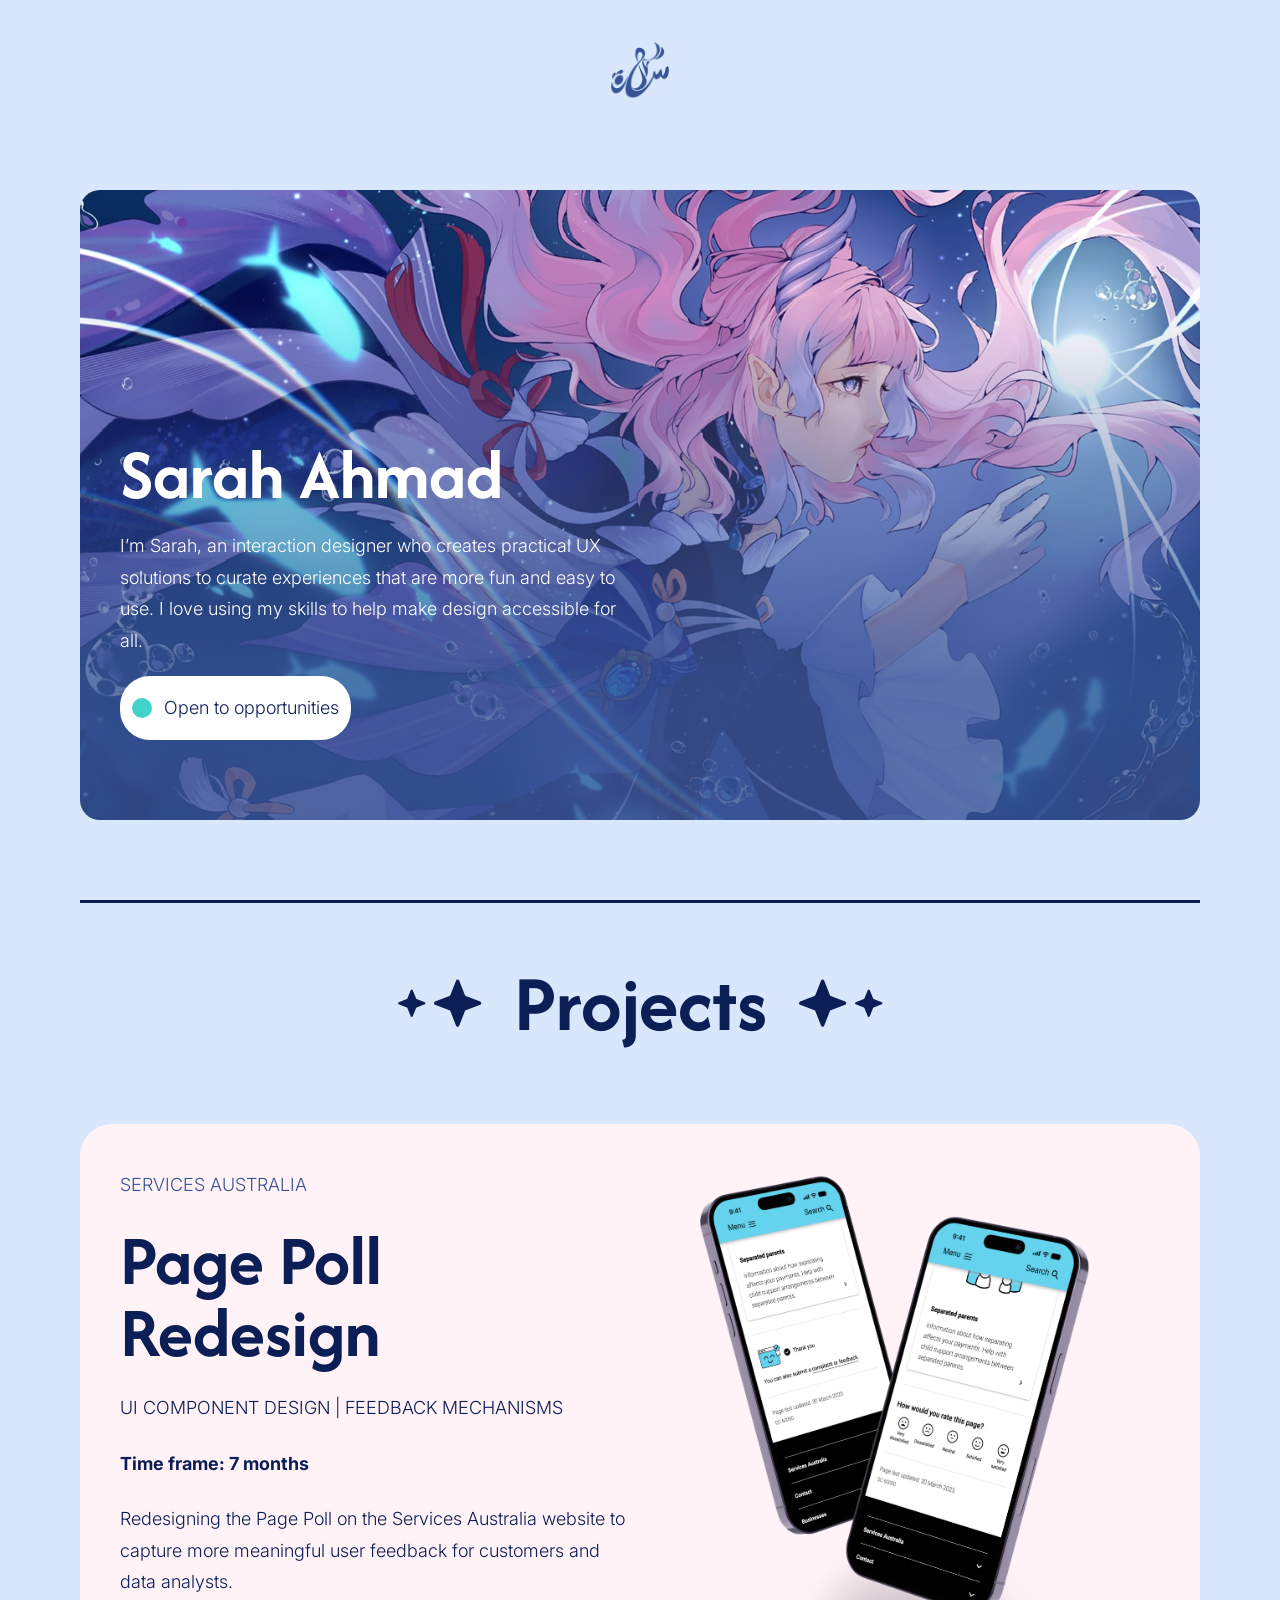
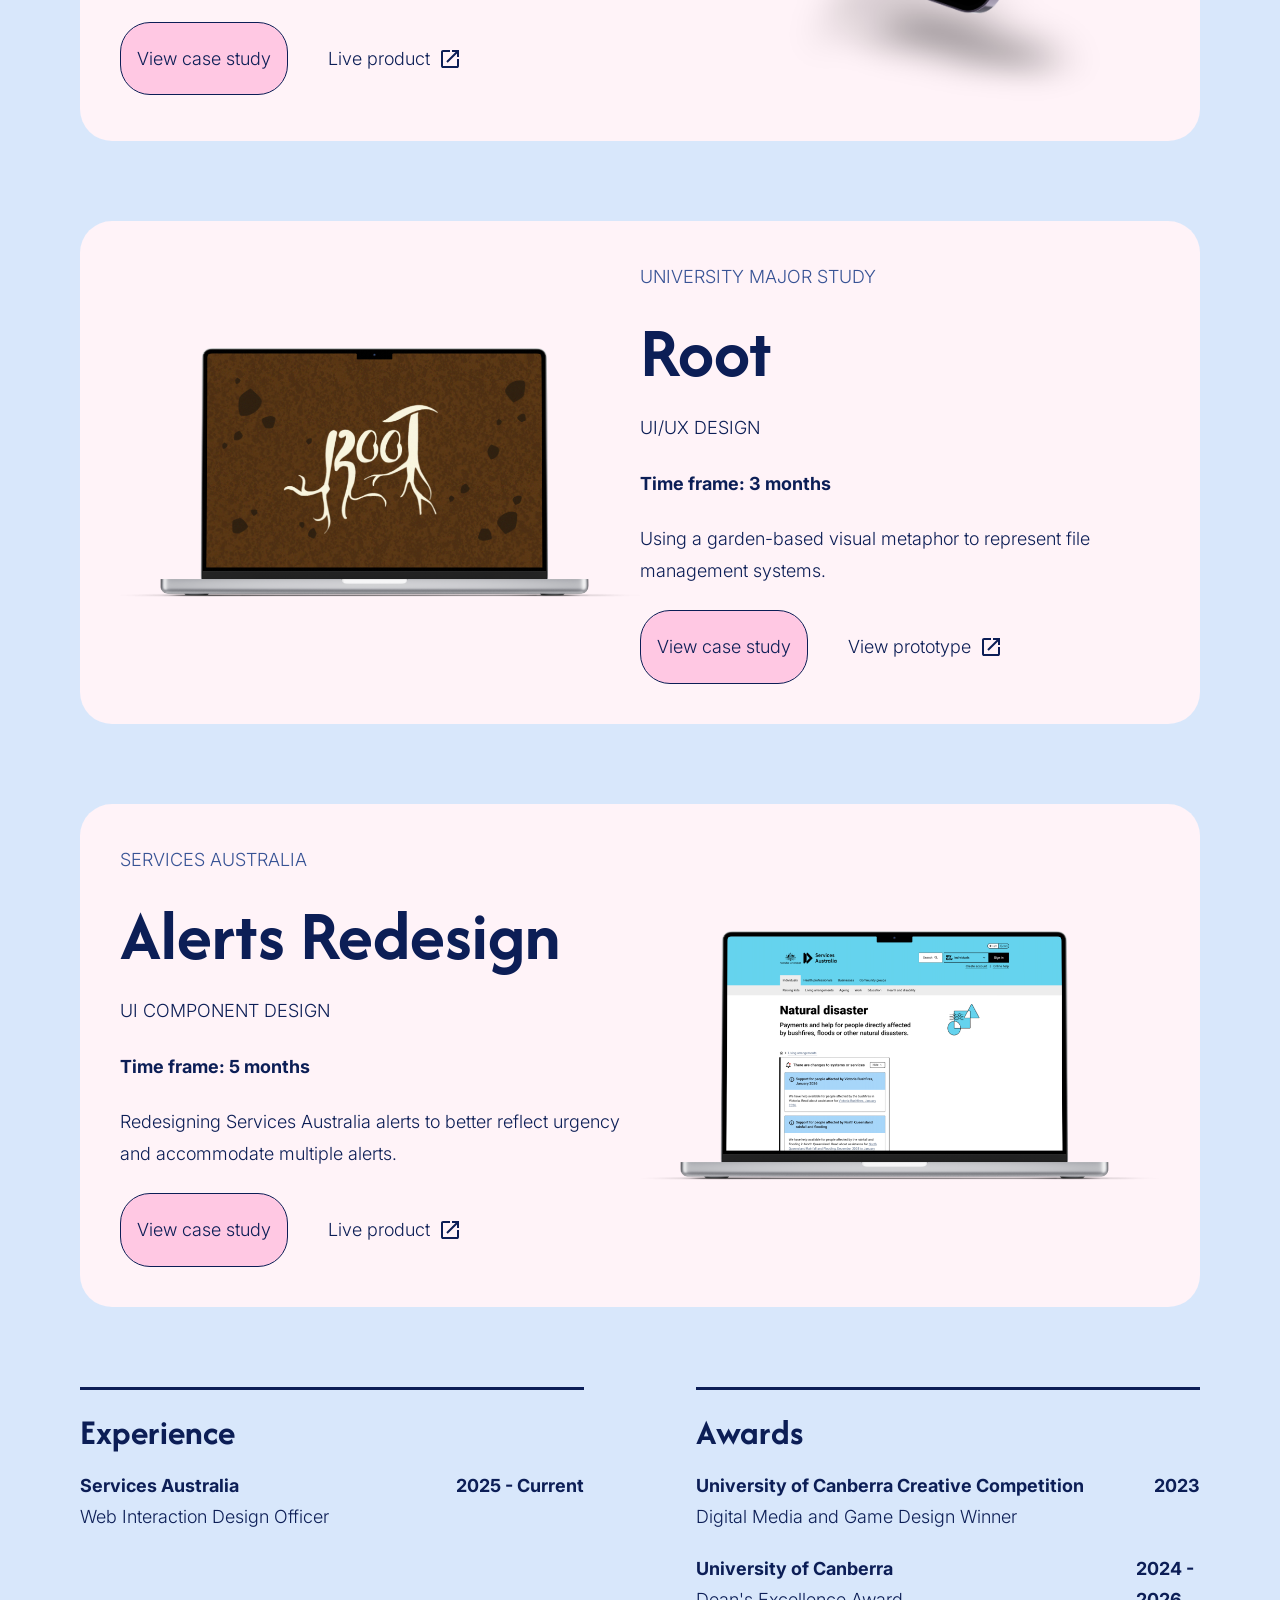
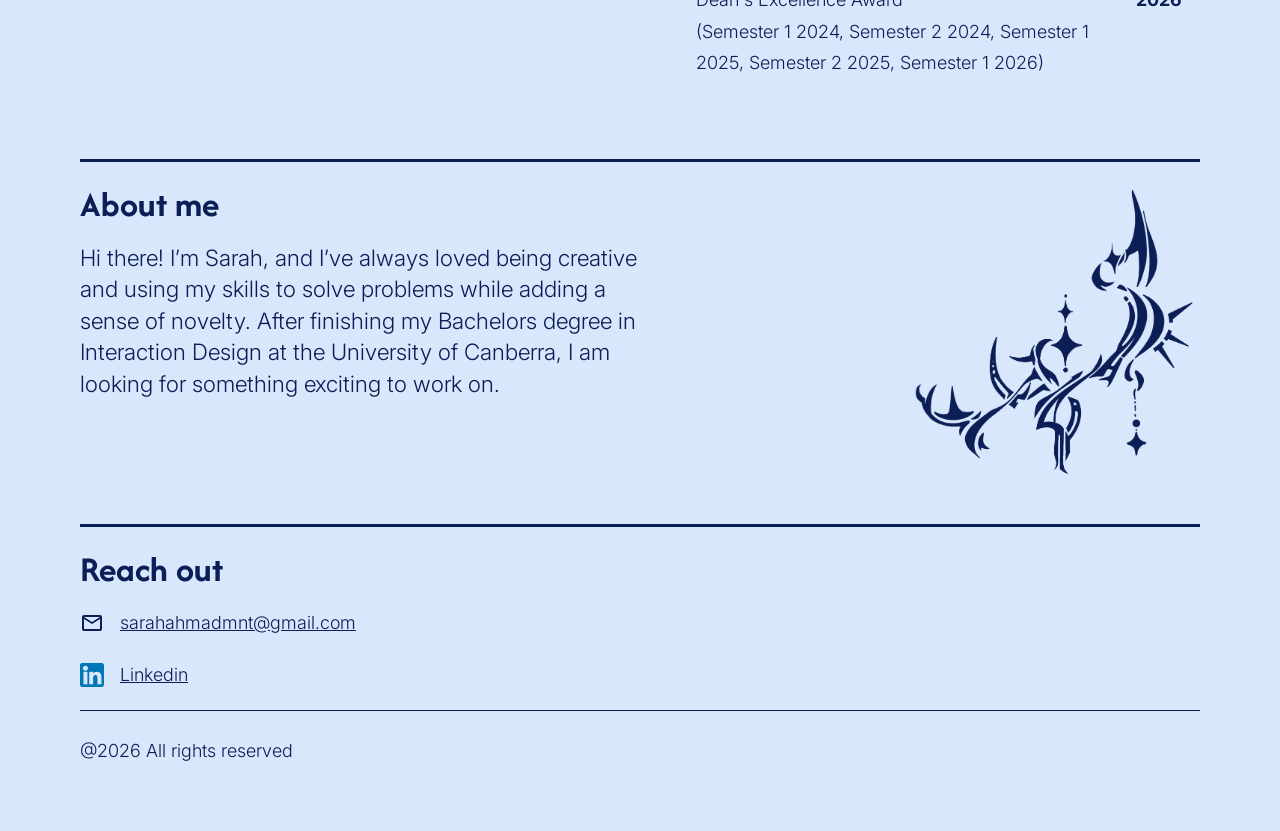
<file: index.html>
<!doctype html>
<html lang="en">
  <head>
    <meta charset="UTF-8" />
    <meta name="viewport" content="width=device-width, initial-scale=1.0" />
    <title>Sarah Ahmad's portfolio</title>
    <link rel="stylesheet" href="css/reset.css" />
    <link rel="stylesheet" href="css/style.css" />
    <script src="script.js" defer></script>
  </head>
  <body>
    <header>
      <a href="index.html">
        <img class="logo" src="assets/Logop2.svg" alt="logo" width="60" />
      </a>
    </header>
    <main>
      <div class="hero-content">
        <div class="hero-content-text">
          <h2 class="fade-element">Sarah Ahmad</h2>
          <p class="fade-element">
            I’m Sarah, an interaction designer who creates practical UX
            solutions to curate experiences that are more fun and easy to use. I
            love using my skills to help make design accessible for all.
          </p>
          <div class="opportunity fade-element">
            <svg width="20" height="20">
              <circle r="10" cx="10" cy="10" fill="#42D2C9" />
            </svg>
            <p>Open to opportunities</p>
          </div>
        </div>
      </div>
      <div class="projects">
        <div class="projects-heading fade-element">
          <div class="star-group">
            <img class="small" src="assets/icons/Star2.svg" alt="" width="28" />
            <img class="large" src="assets/icons/Star1.svg" alt="" width="48" />
          </div>
          <h1>Projects</h1>
          <div class="star-group">
            <img class="large" src="assets/icons/Star1.svg" alt="" width="48" />
            <img class="small" src="assets/icons/Star2.svg" alt="" width="28" />
          </div>
        </div>
        <div class="project-container fade-element">
          <div class="text-container">
            <p class="subheading">SERVICES AUSTRALIA</p>
            <h2>Page Poll Redesign</h2>
            <p>UI COMPONENT DESIGN | FEEDBACK MECHANISMS</p>
            <p><b>Time frame: 7 months</b></p>
            <p>
              Redesigning the Page Poll on the Services Australia website to
              capture more meaningful user feedback for customers and data
              analysts.
            </p>

            <div class="button-container">
              <a href="pagepoll.html" class="button">View case study</a>
              <a
                class="link"
                href="https://www.servicesaustralia.gov.au/raising-kids"
                ><p>Live product</p>
                <img src="assets/icons/open-in-new.svg" alt="" width="24" />
              </a>
            </div>
          </div>
          <div class="mockup">
            <img id="pp" src="assets/mockupsPP.png" alt="project-preview" />
          </div>
        </div>
        <div class="project-container fade-element" id="root">
          <img
            class="mockup"
            src="assets/mockiproot.png"
            alt="project-preview"
          />
          <div class="text-container">
            <p class="subheading">UNIVERSITY MAJOR STUDY</p>
            <h2>Root</h2>
            <p>UI/UX DESIGN</p>
            <p><b>Time frame: 3 months</b></p>
            <p>
              Using a garden-based visual metaphor to represent file management
              systems.
            </p>

            <div class="button-container">
              <a href="root.html" class="button">View case study</a>
              <a
                class="link"
                href="https://www.figma.com/design/EjnBuG2MdMztW7omtlGNsD/Major-Study?node-id=197-23169&t=FY05AlRzaBbN4k7J-1"
                ><p>View prototype</p>
                <img src="assets/icons/open-in-new.svg" alt="" width="24" />
              </a>
            </div>
          </div>
        </div>
        <div class="project-container fade-element">
          <div class="text-container">
            <p class="subheading">SERVICES AUSTRALIA</p>
            <h2>Alerts Redesign</h2>
            <p>UI COMPONENT DESIGN</p>
            <p><b>Time frame: 5 months</b></p>
            <p>
              Redesigning Services Australia alerts to better reflect urgency
              and accommodate multiple alerts.
            </p>

            <div class="button-container">
              <a href="alerts.html" class="button">View case study</a>
              <a
                class="link"
                href="https://www.servicesaustralia.gov.au/natural-disaster"
              >
                <p>Live product</p>
                <img src="assets/icons/open-in-new.svg" alt="" width="24" />
              </a>
            </div>
          </div>
          <img class="mockup" src="assets/mockupal.png" alt="project-preview" />
        </div>
      </div>
      <div class="container">
        <div class="sub-container fade-element">
          <h3>Experience</h3>
          <div class="sub-container-2">
            <div>
              <p><b>Services Australia</b></p>
              <p>Web Interaction Design Officer</p>
            </div>
            <div>
              <p><b>2025 - Current</b></p>
            </div>
          </div>
        </div>
        <div class="sub-container fade-element">
          <h3>Awards</h3>
          <div class="sub-container-2">
            <div>
              <p><b>University of Canberra Creative Competition</b></p>
              <p>Digital Media and Game Design Winner</p>
            </div>
            <div>
              <p><b>2023</b></p>
            </div>
          </div>
          <div class="sub-container-2">
            <div>
              <p><b>University of Canberra</b></p>
              <p>Dean's Excellence Award</p>
              <p>
                (Semester 1 2024, Semester 2 2024, Semester 1 2025, Semester 2
                2025, Semester 1 2026)
              </p>
            </div>
            <div>
              <p><b>2024 - 2026</b></p>
            </div>
          </div>
        </div>
      </div>
      <div class="container fade-element" id="about">
        <div class="about-container">
          <h3>About me</h3>
          <p>
            Hi there! I’m Sarah, and I’ve always loved being creative and using
            my skills to solve problems while adding a sense of novelty. After
            finishing my Bachelors degree in Interaction Design at the
            University of Canberra, I am looking for something exciting to work
            on.
          </p>
        </div>
        <img src="assets/sigilismdetailin.png" alt="" />
      </div>
    </main>
    <footer class="fade-element">
      <h3>Reach out</h3>
      <div class="footer-element">
        <img src="assets/icons/mail.svg" width="24" alt="" />
        <a href="mailto:sarahahmadmnt@gmail.com">sarahahmadmnt@gmail.com</a>
      </div>
      <div class="footer-element">
        <img src="assets/icons/linkedin-svgrepo-com.svg" width="24" alt="" />
        <a href="https://www.linkedin.com/in/sarah-ahmad-1190132b7/"
          >Linkedin</a
        >
      </div>
      <p>@2026 All rights reserved</p>
    </footer>
  </body>
</html>
</file>
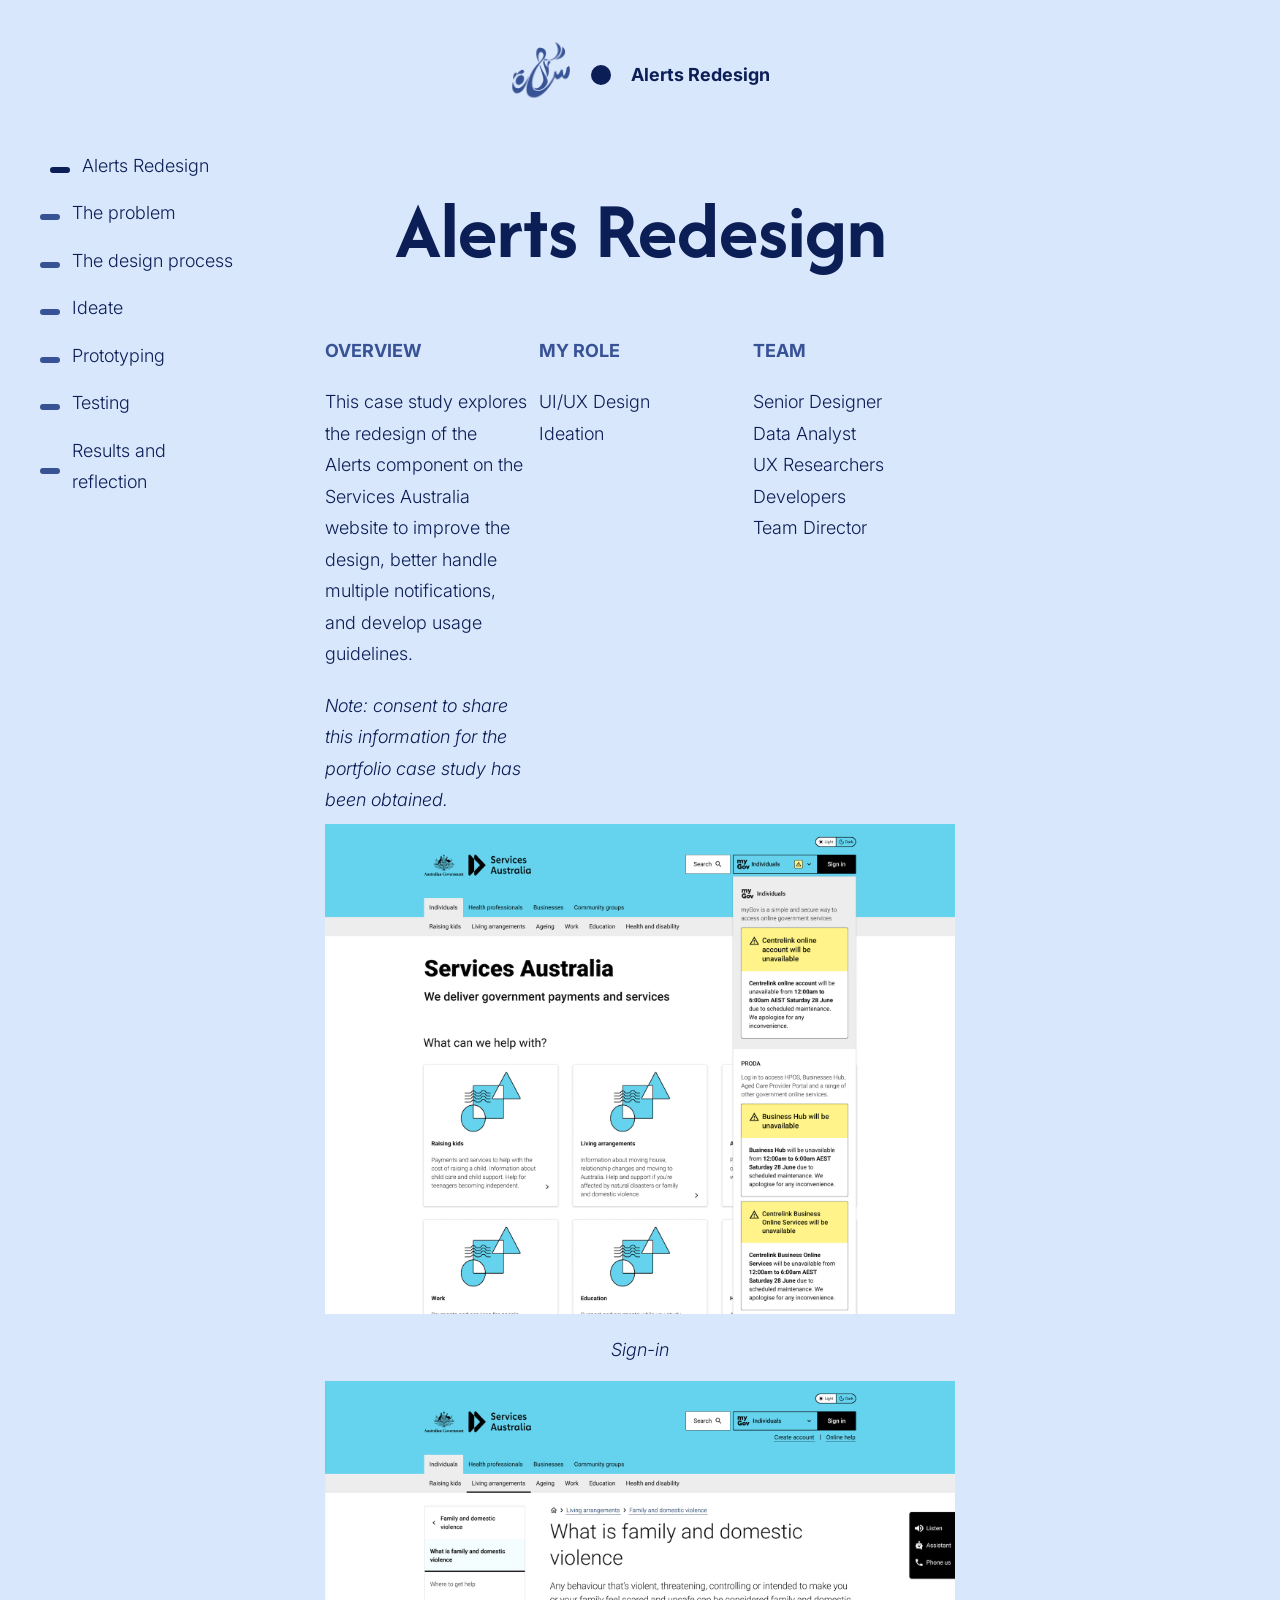
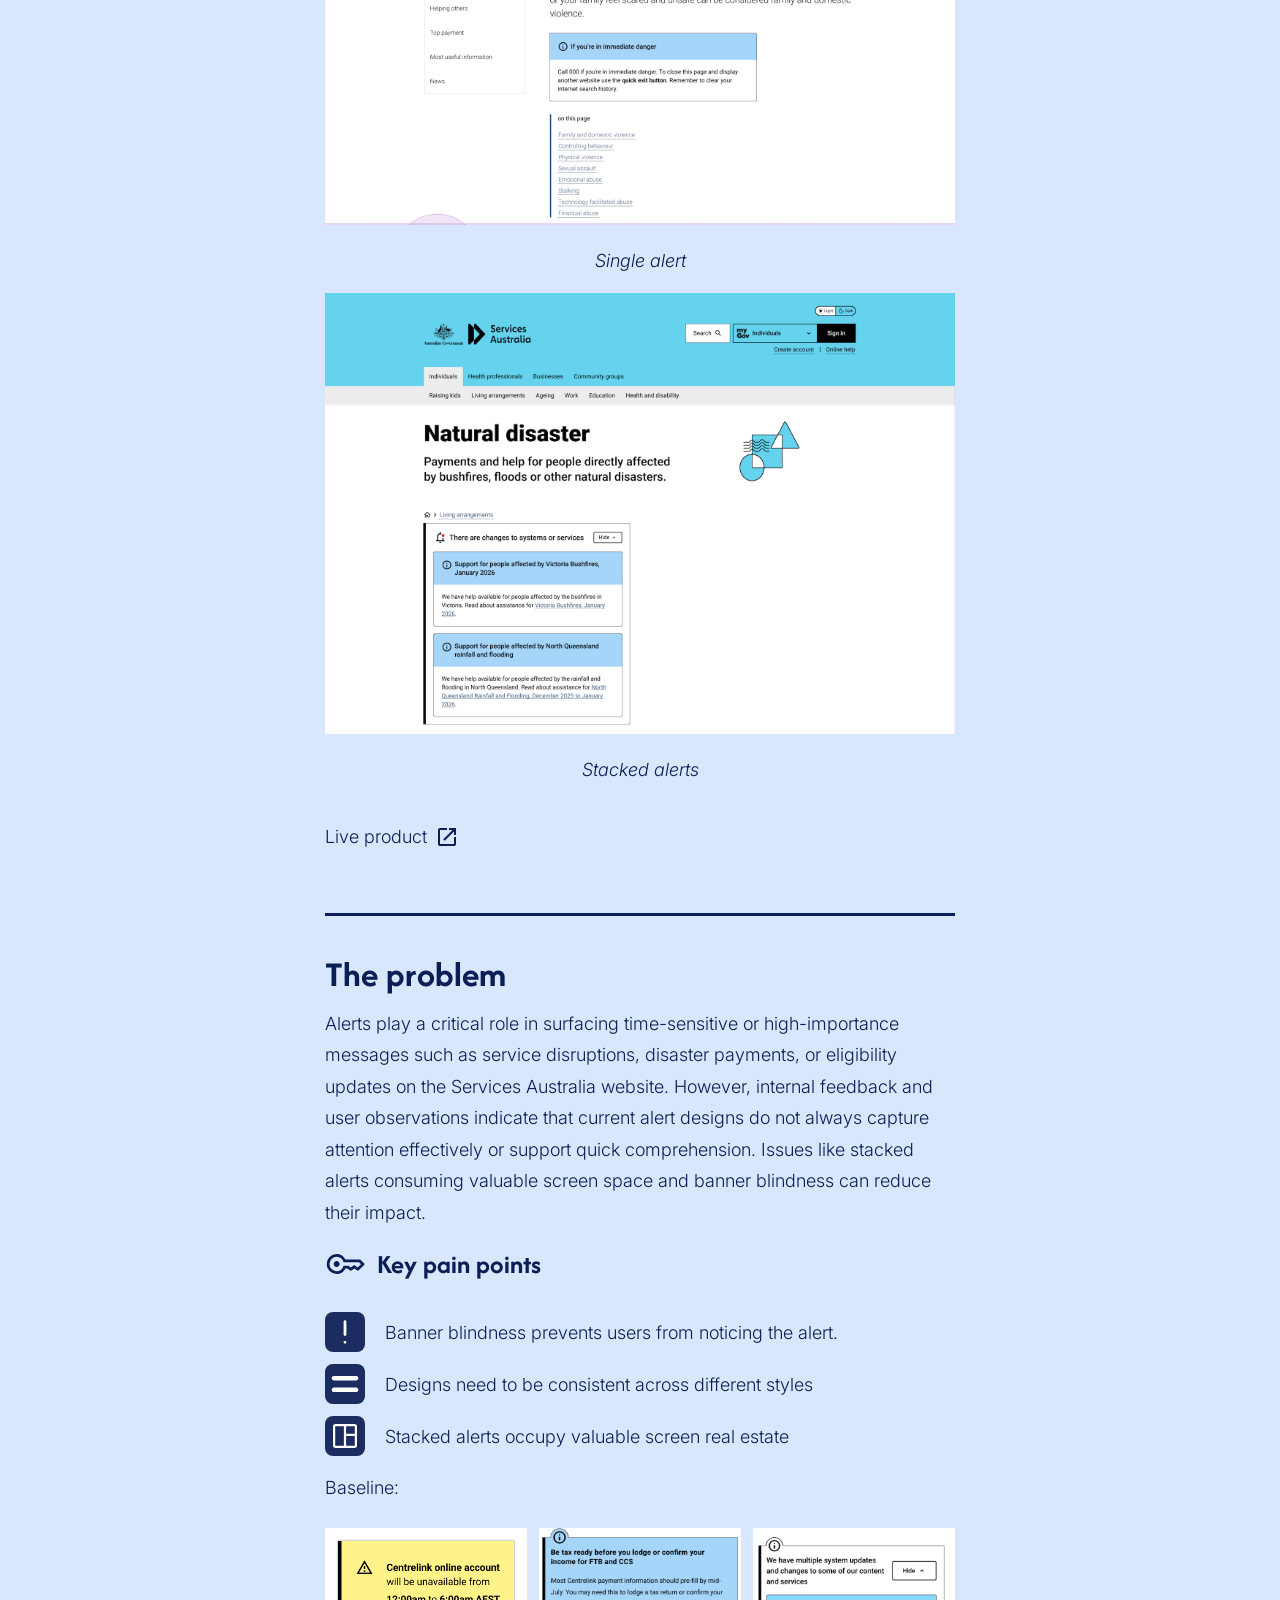
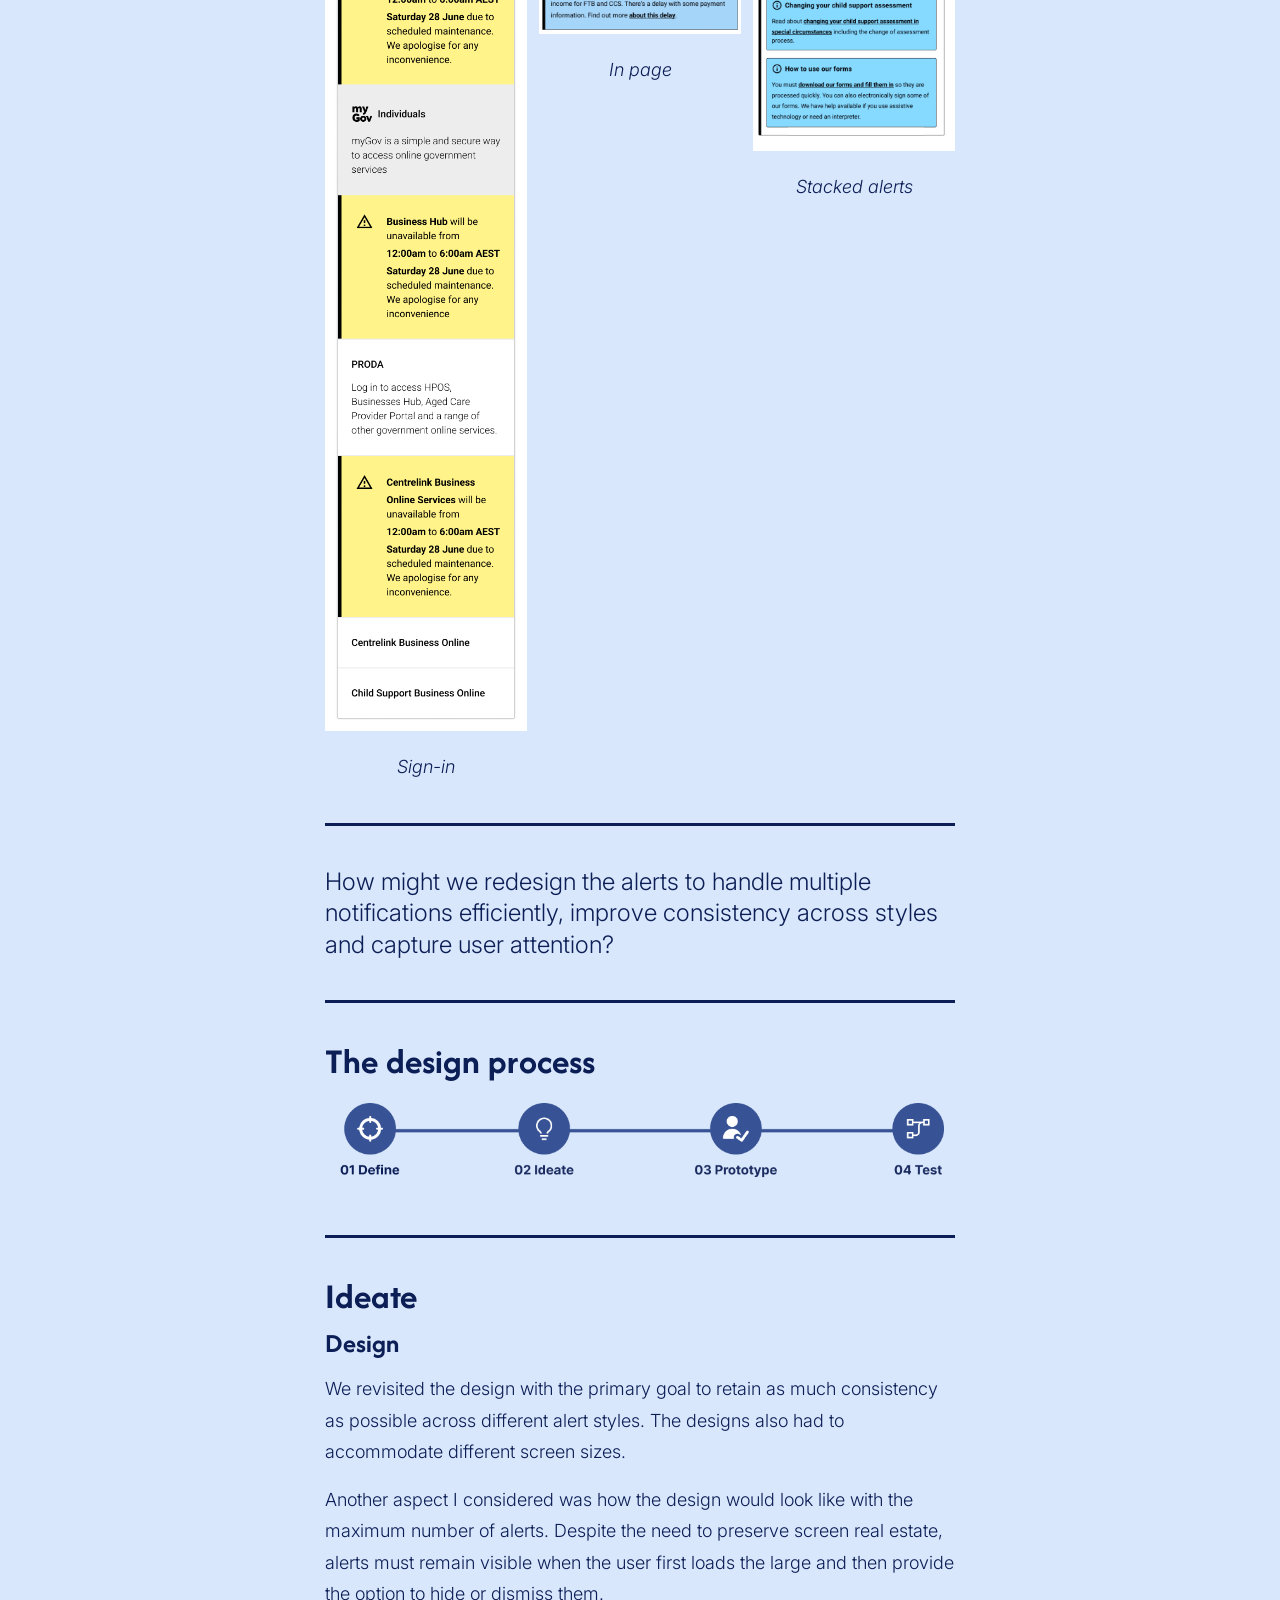
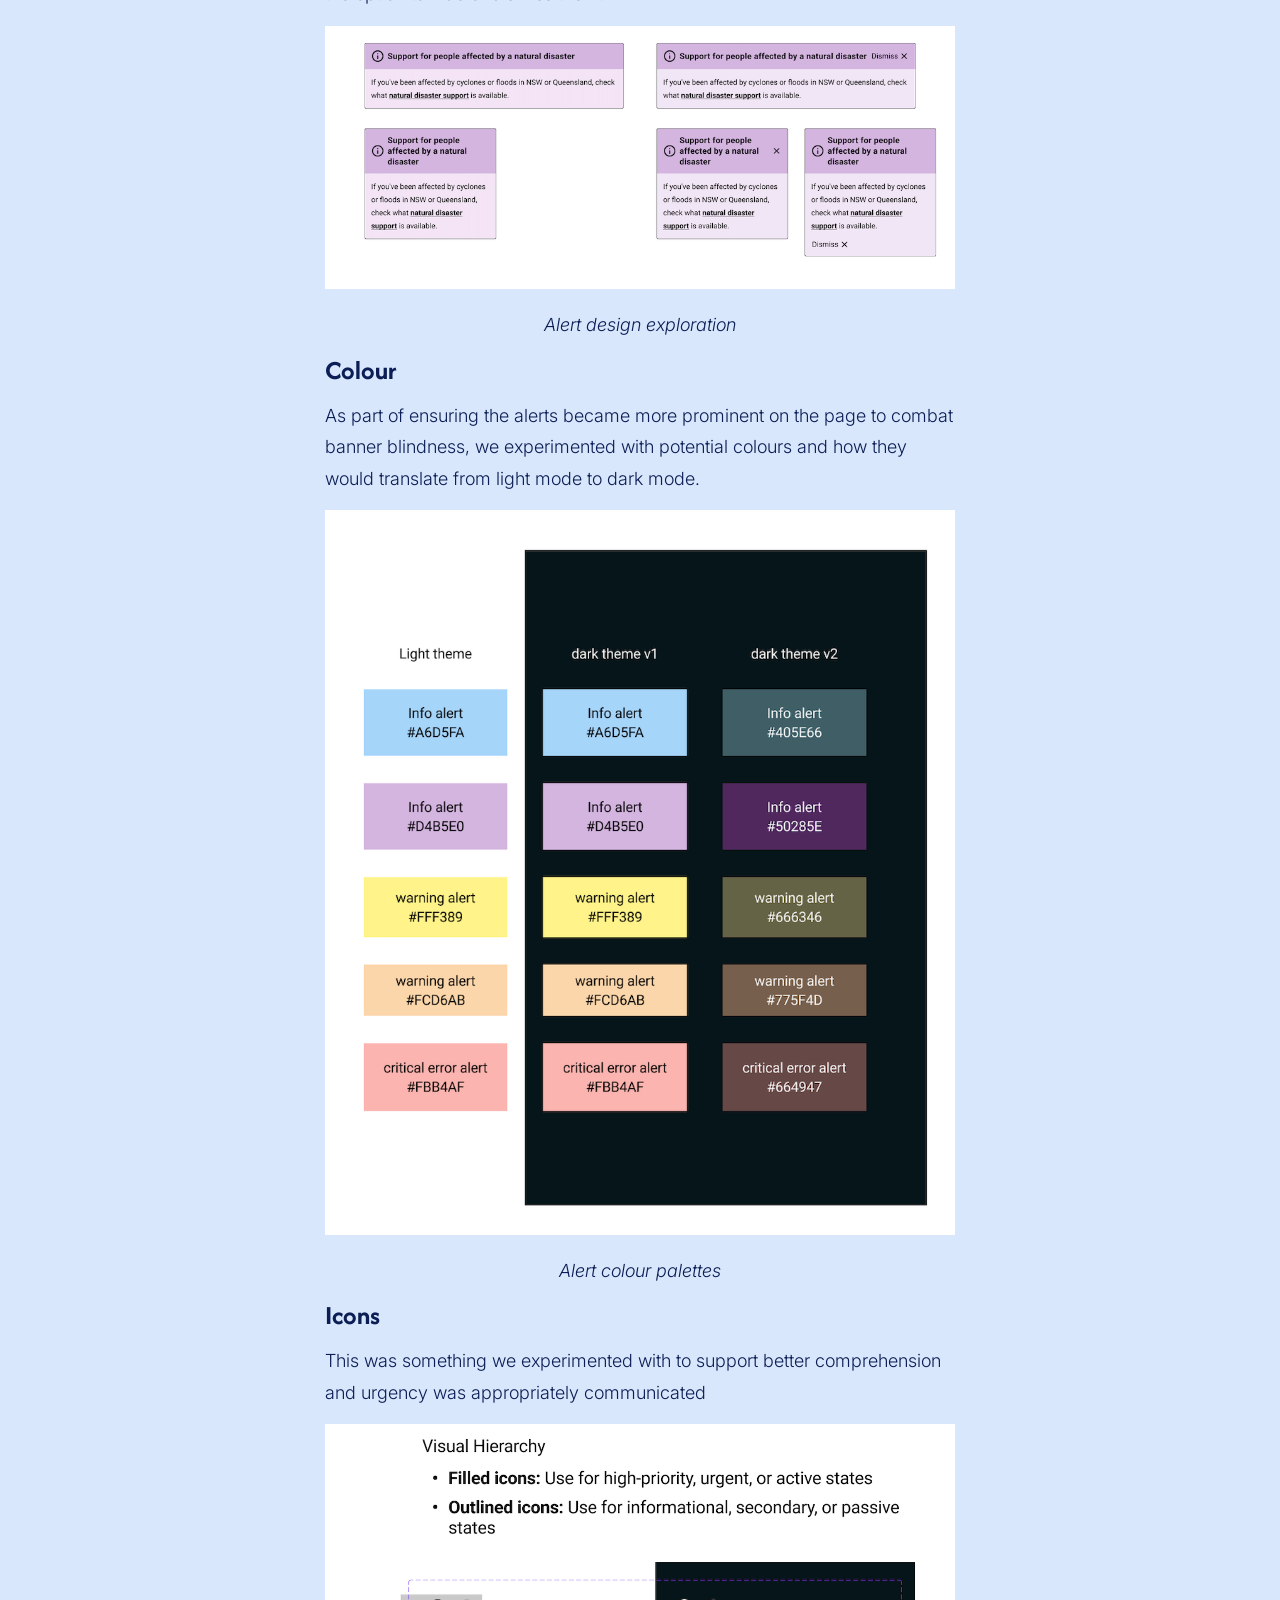
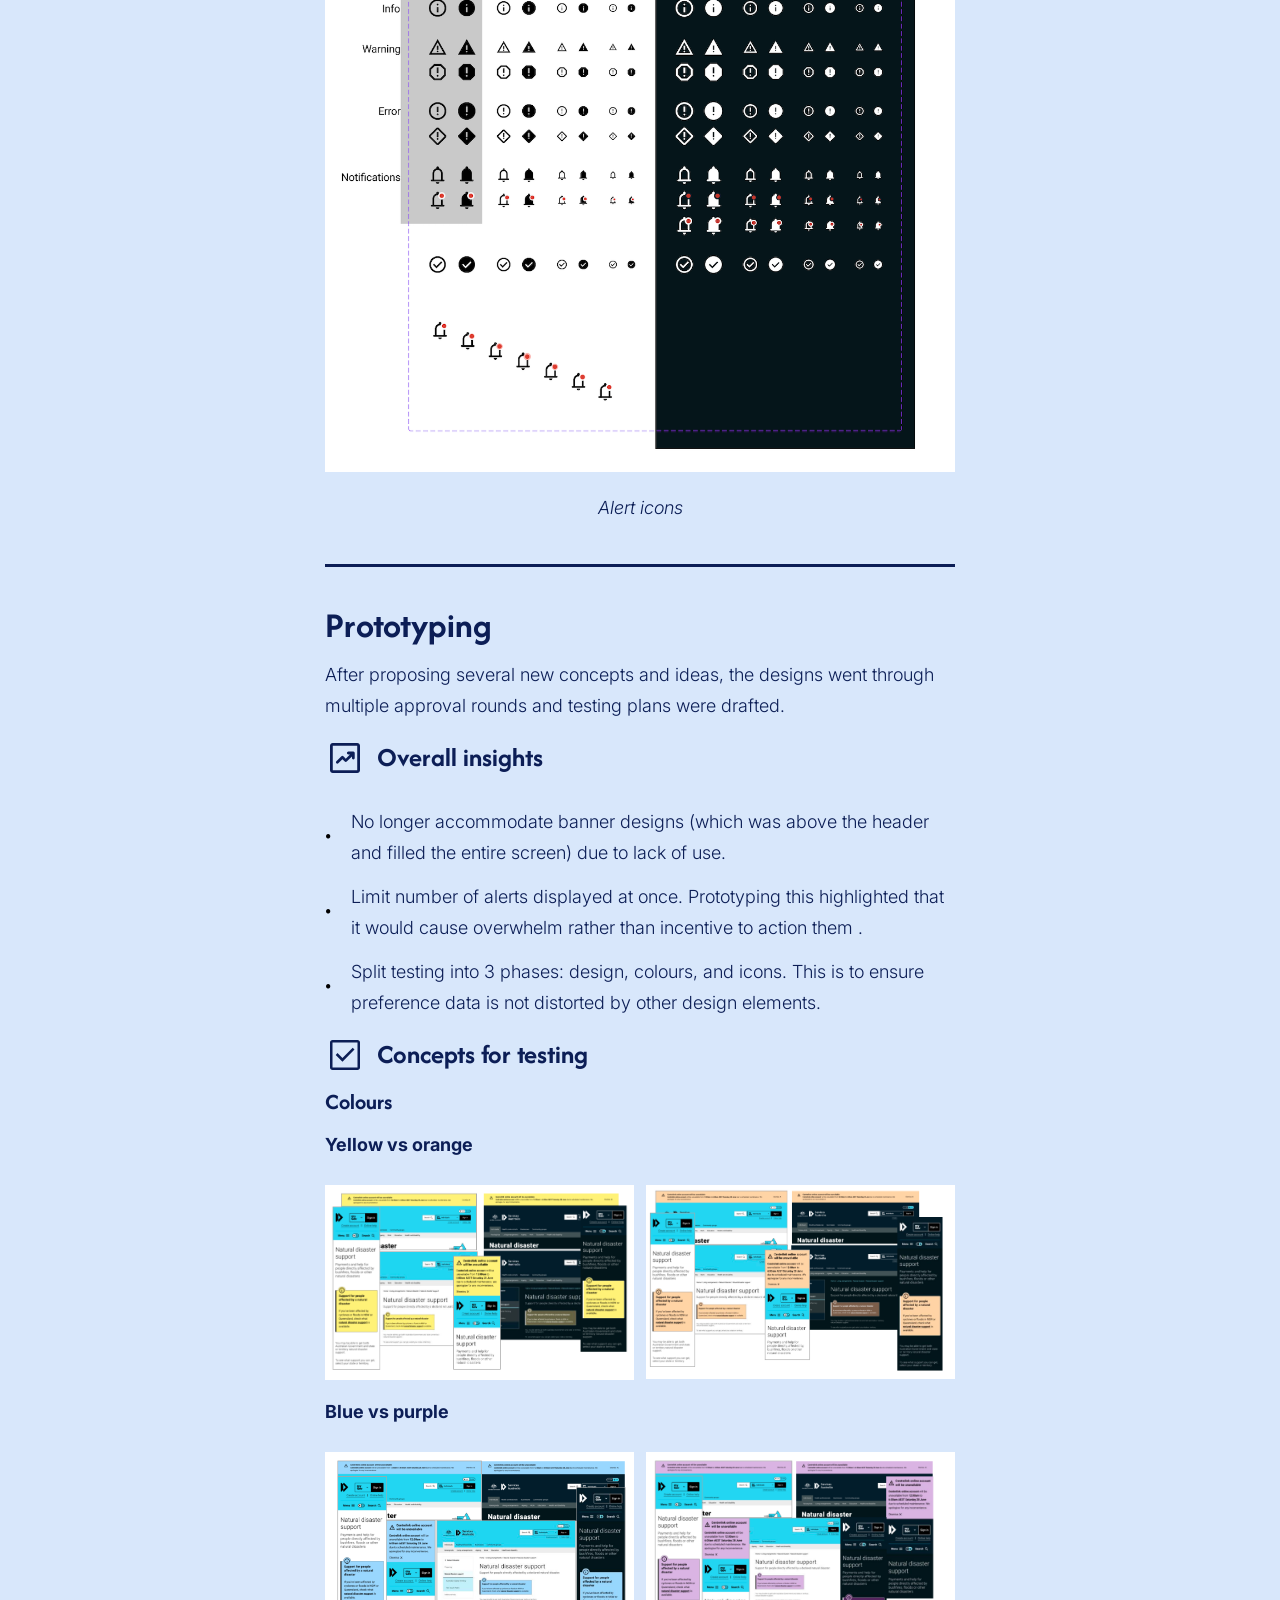
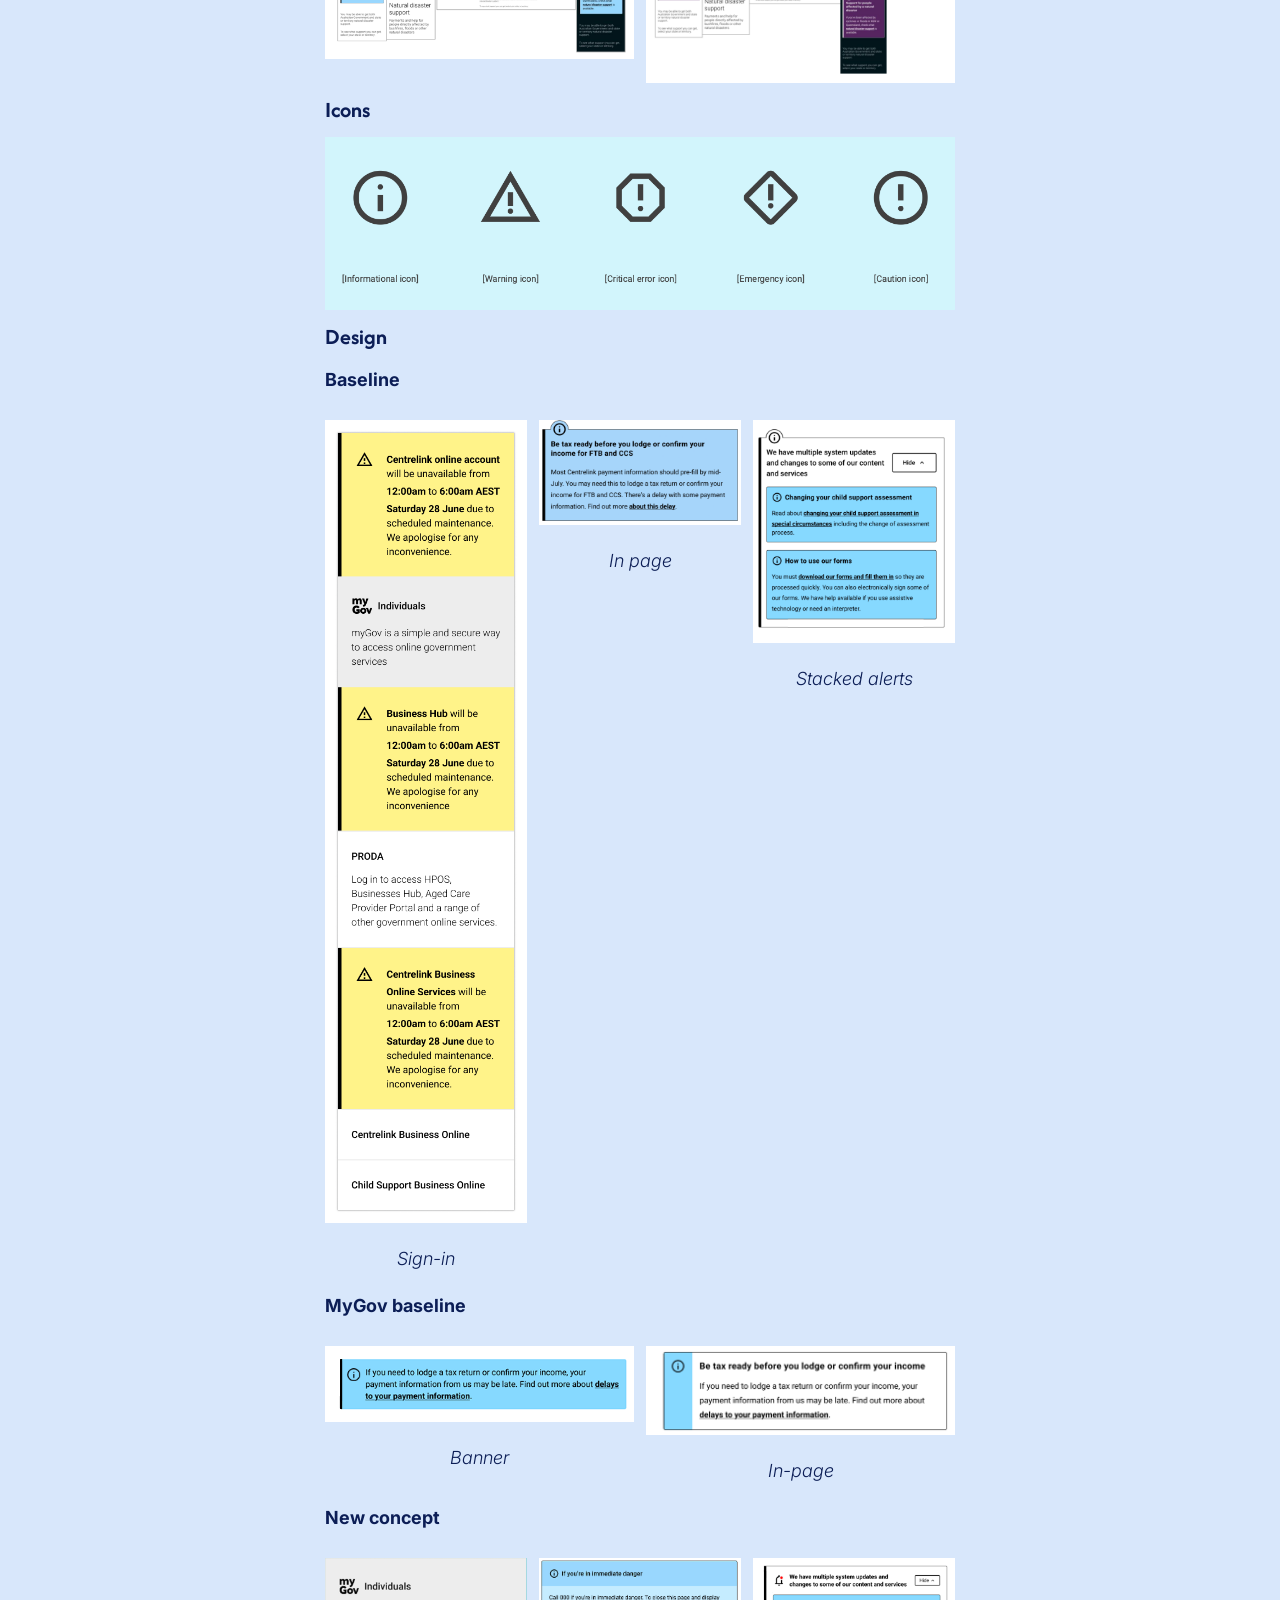
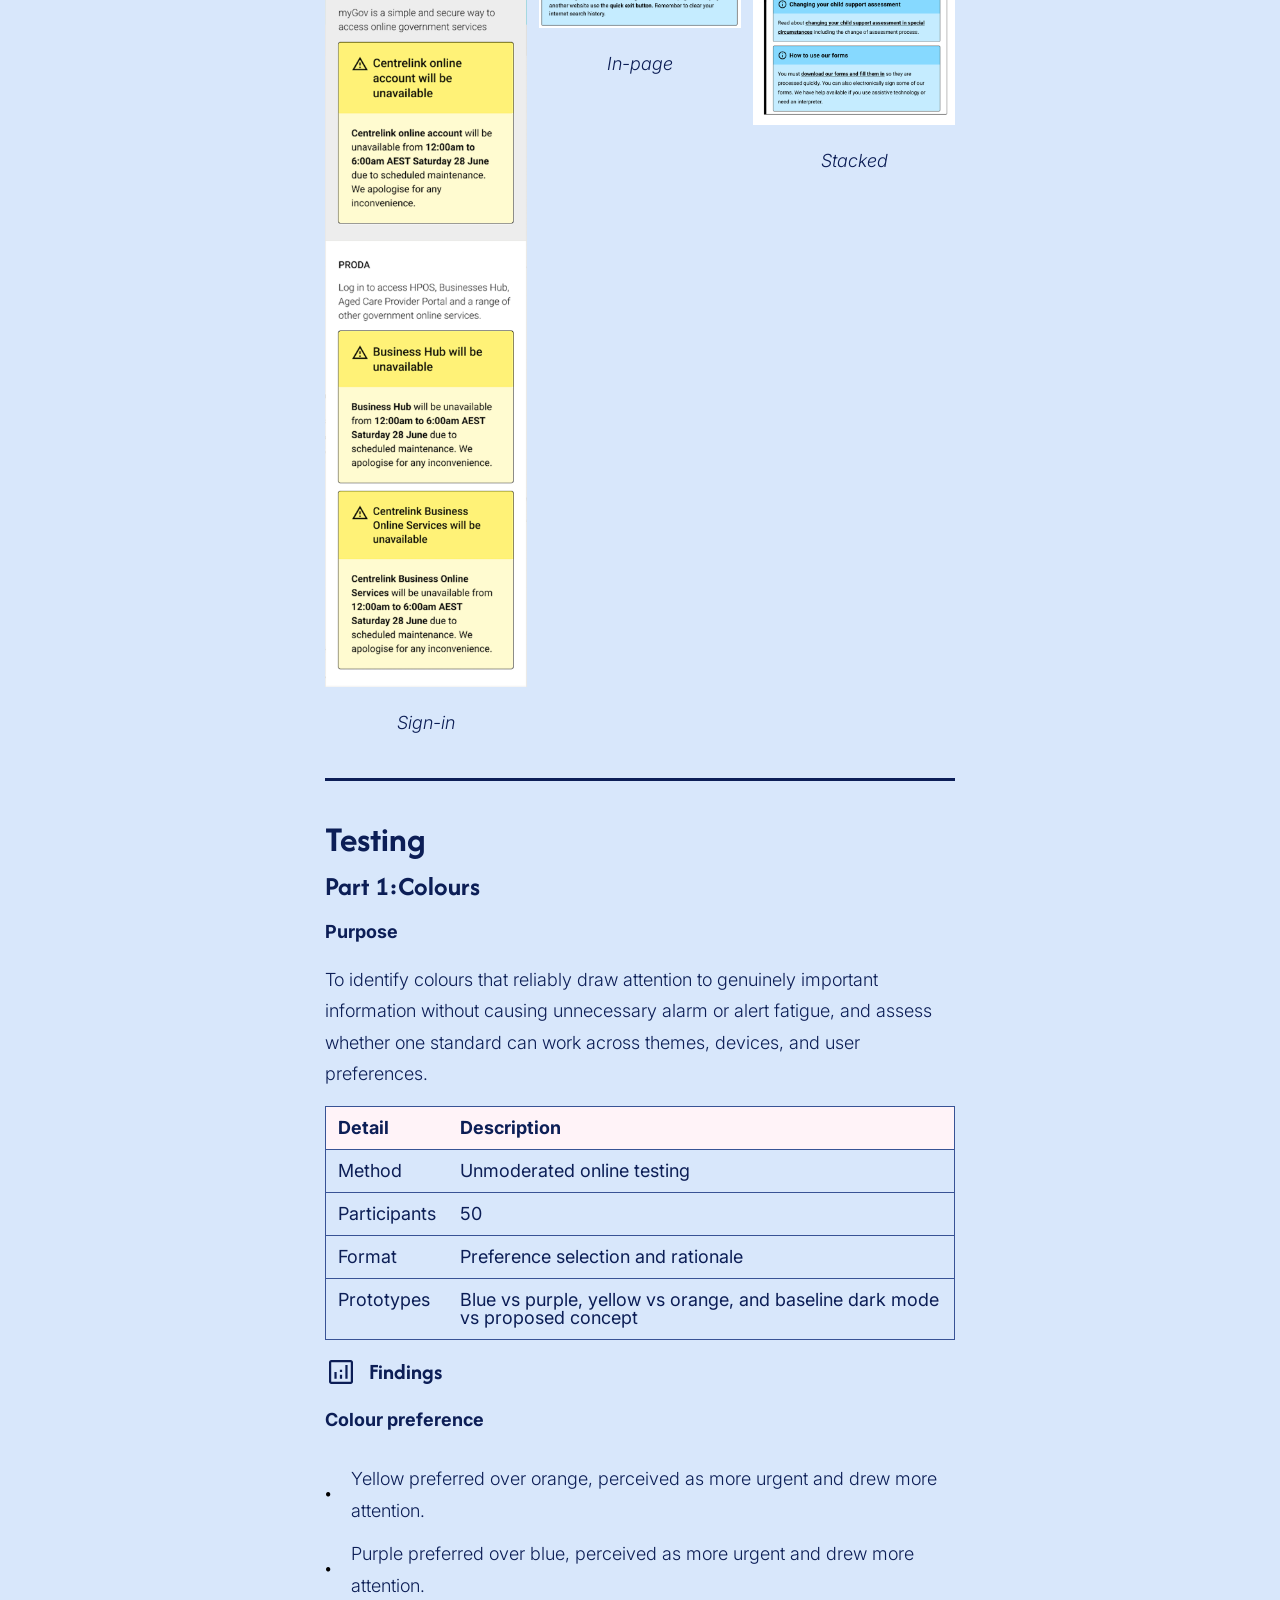
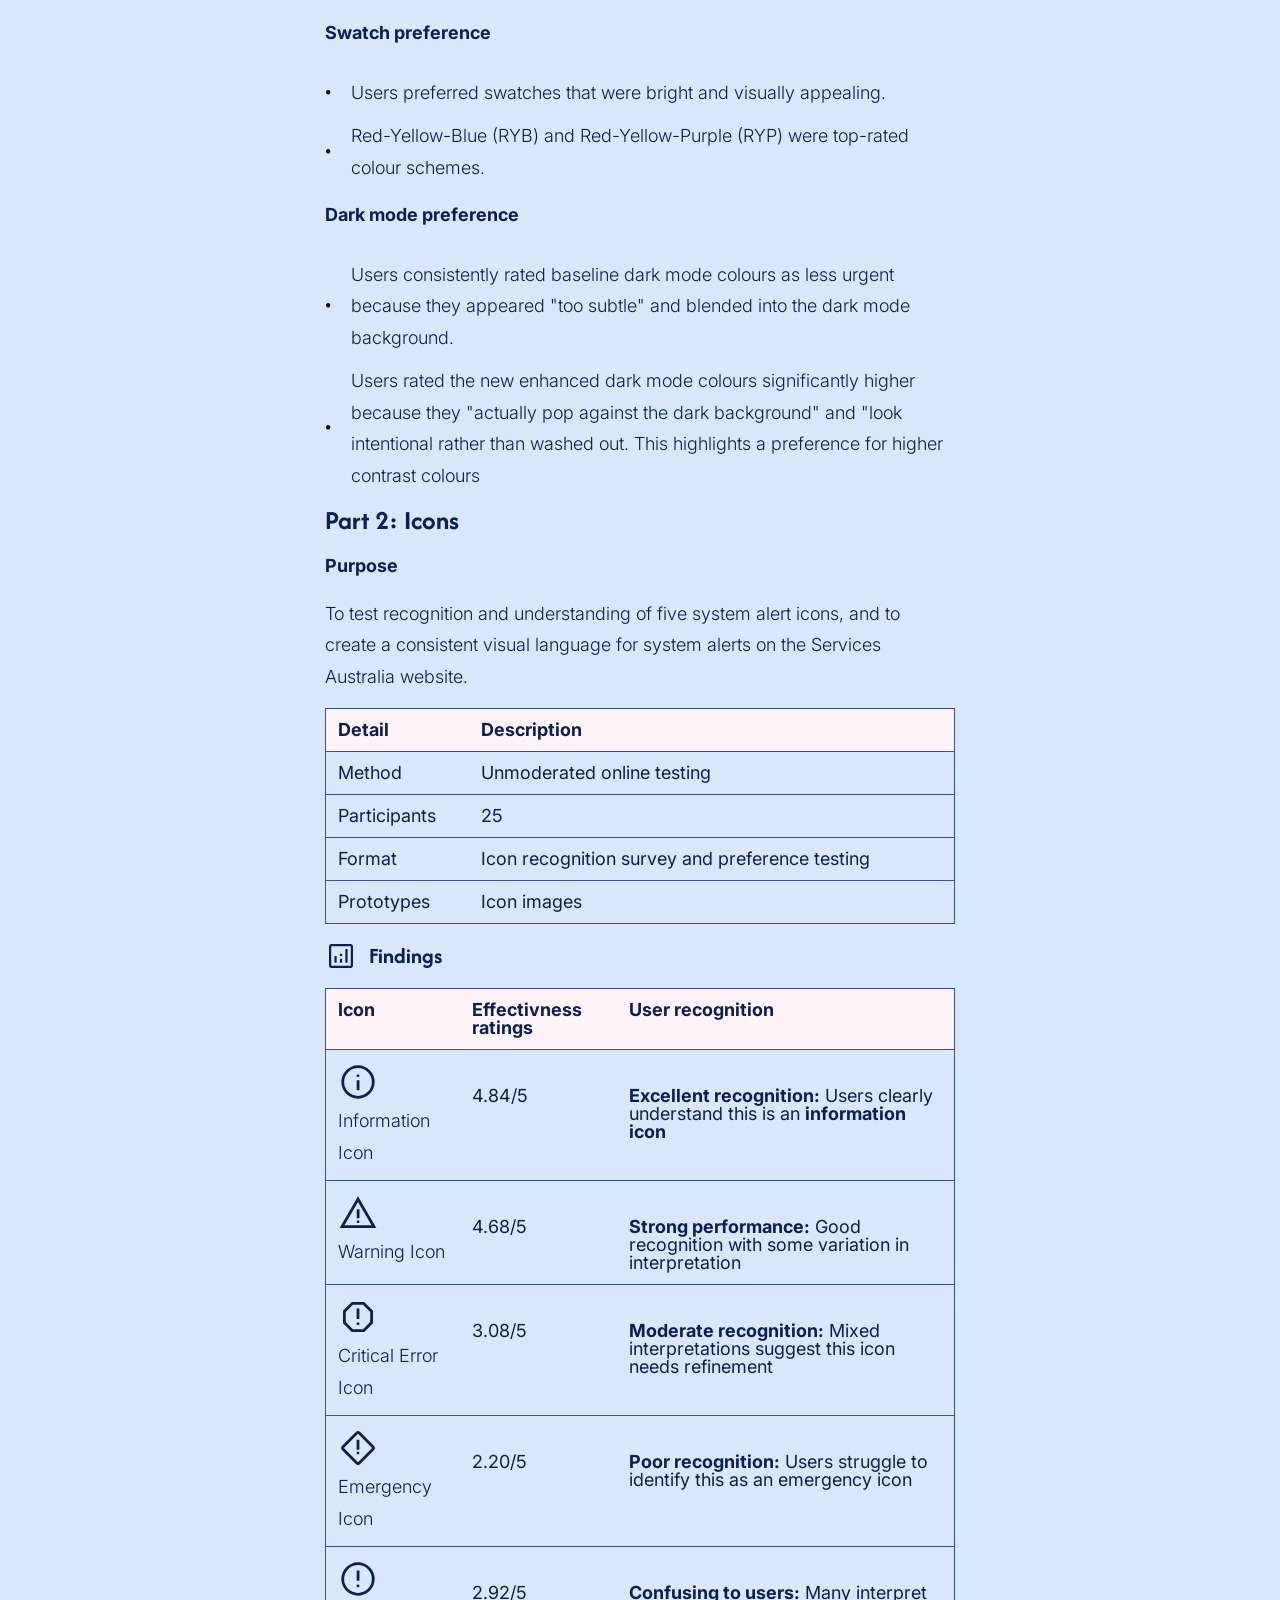
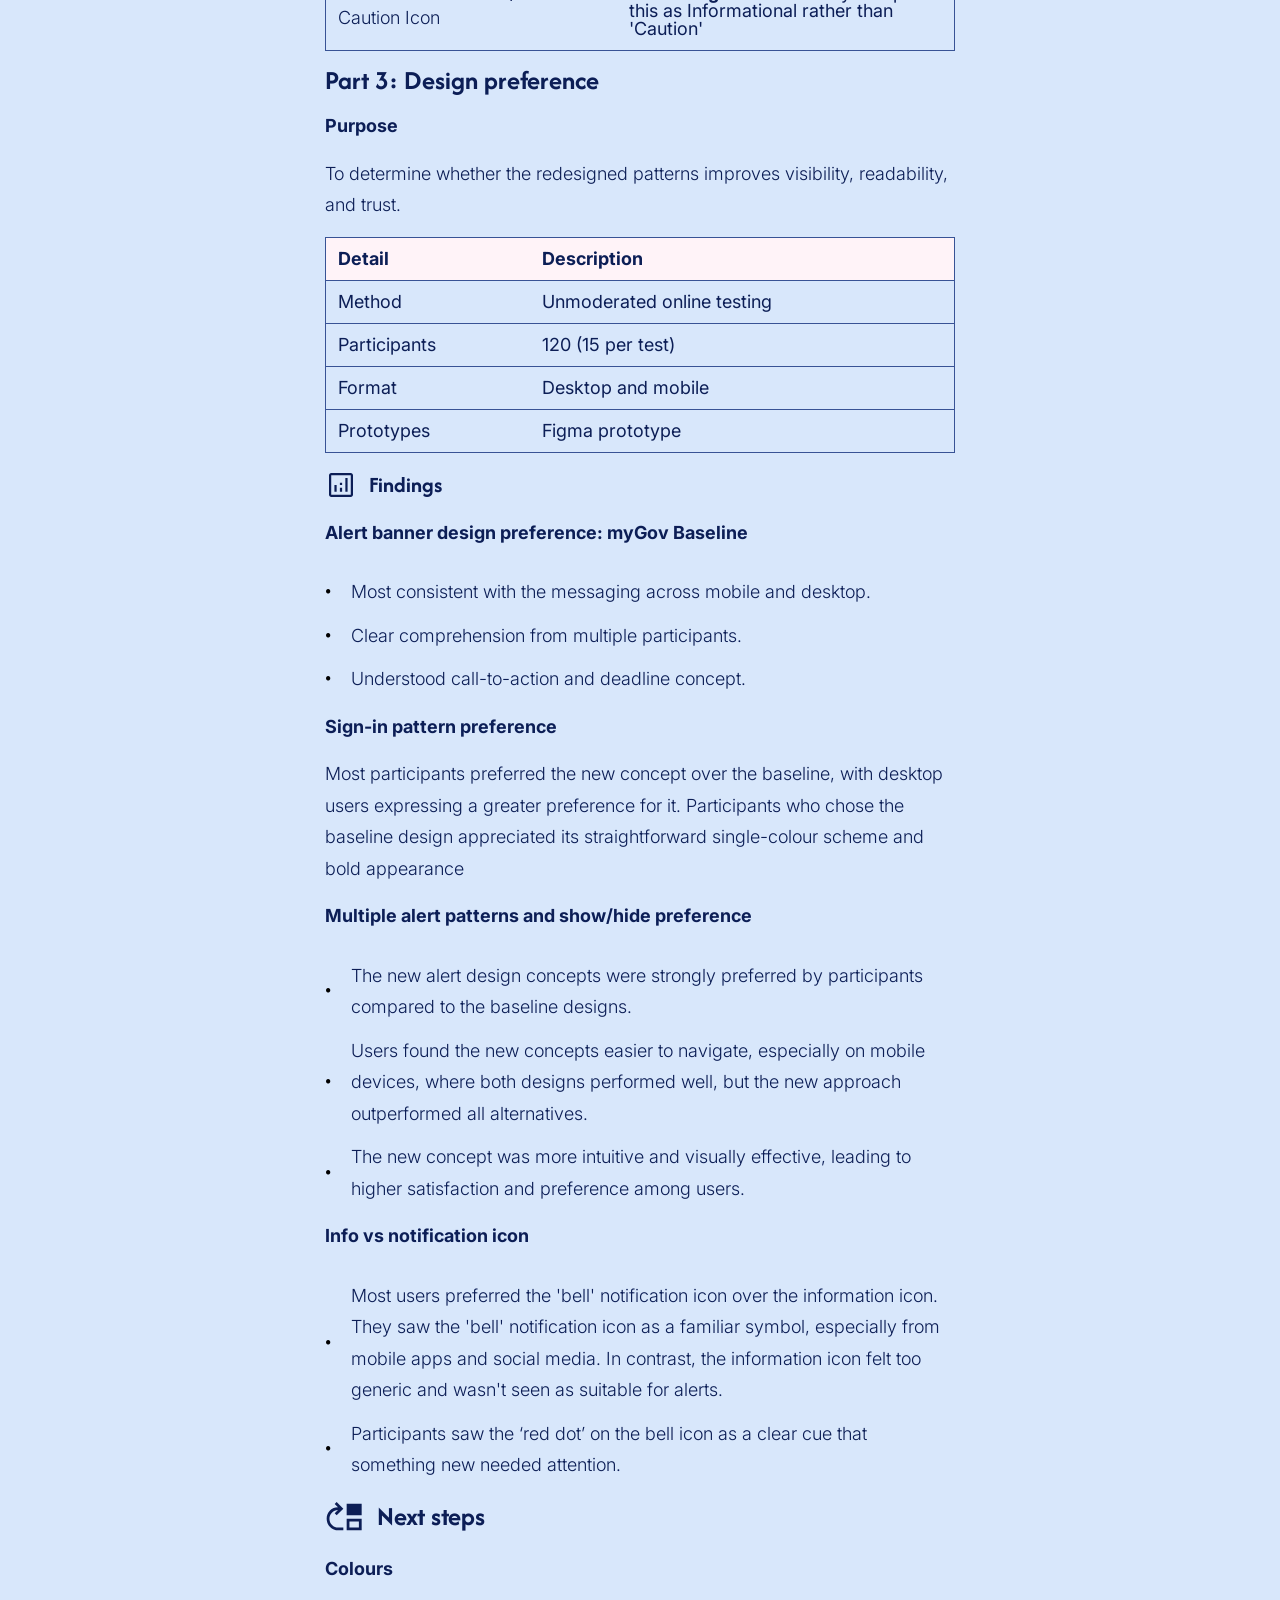
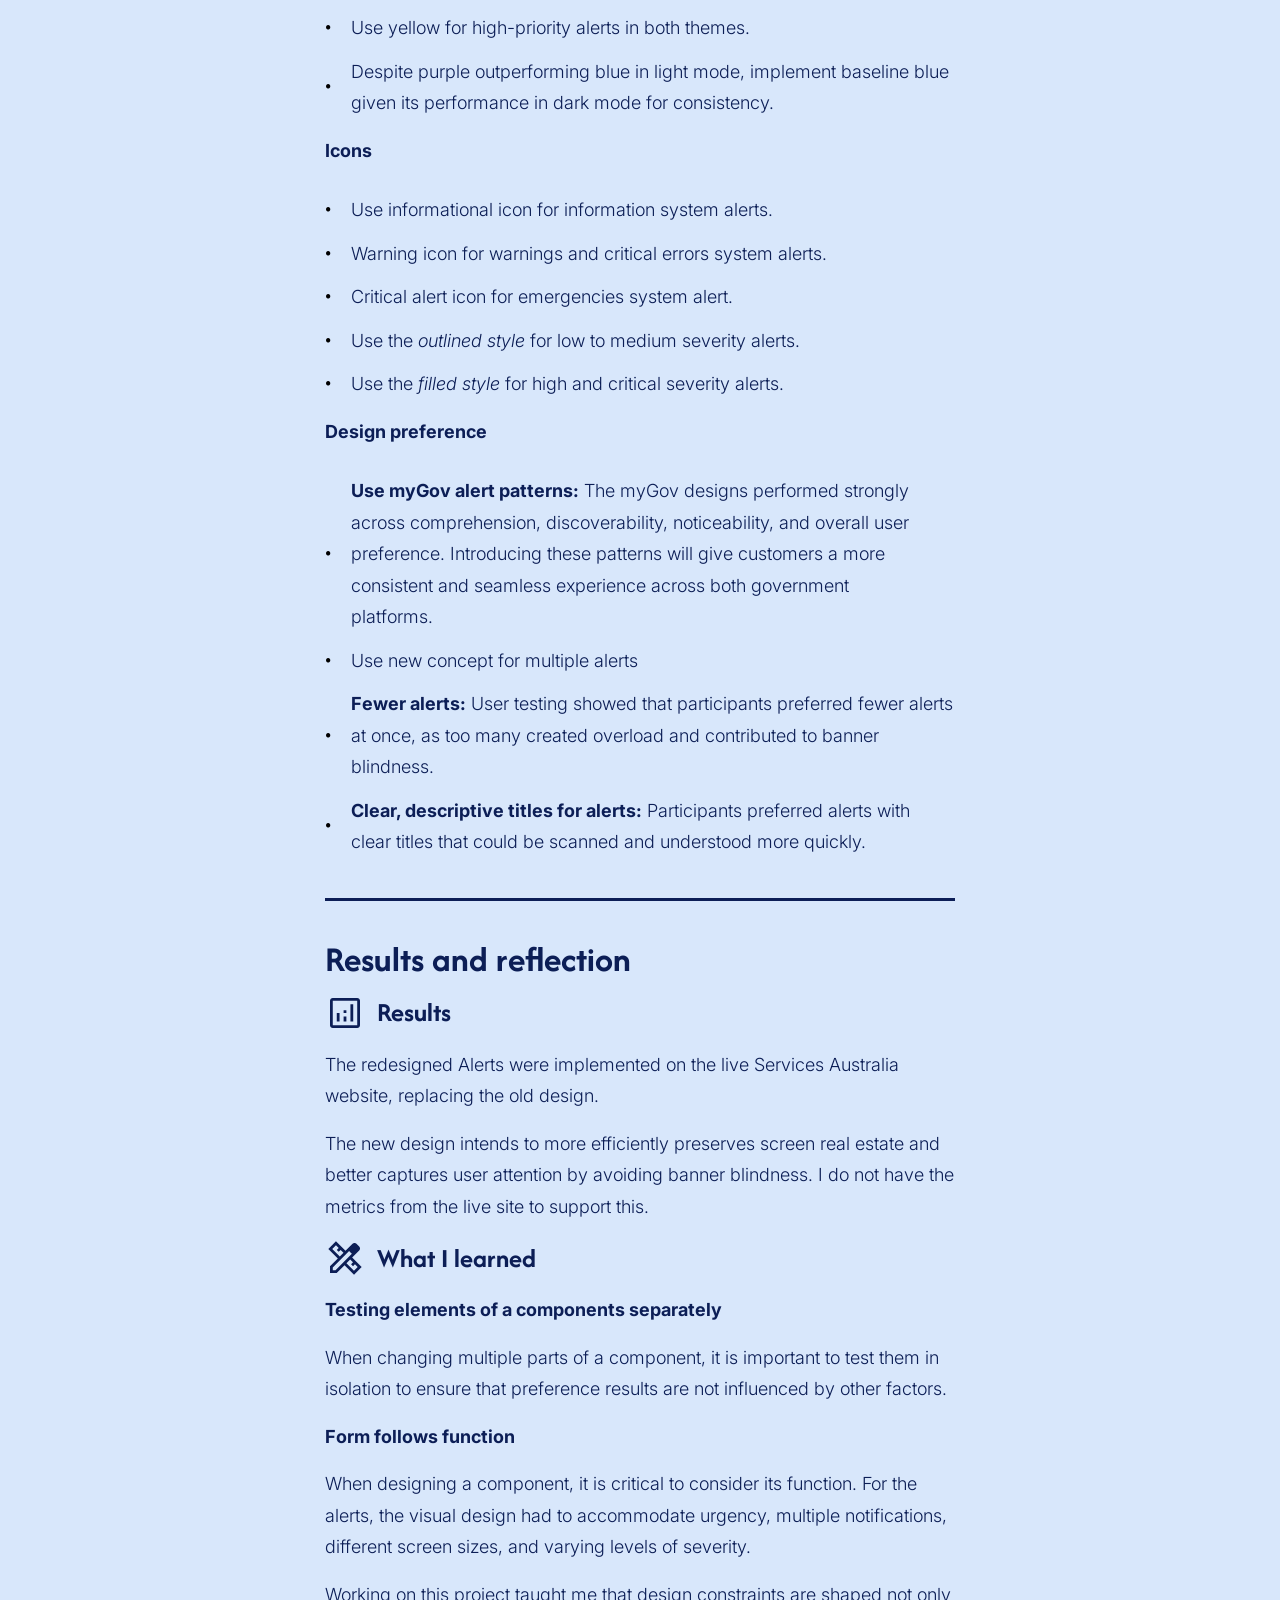
<file: alerts.html>
<!doctype html>
<html lang="en">
  <head>
    <meta charset="UTF-8" />
    <meta name="viewport" content="width=device-width, initial-scale=1.0" />
    <title>Sarah Ahmad's portfolio</title>
    <link rel="stylesheet" href="css/reset.css" />
    <link rel="stylesheet" href="css/style.css" />
    <script src="script.js" defer></script>
  </head>
  <body>
    <header>
      <a href="index.html">
        <img class="logo" src="assets/Logop2.svg" alt="logo" width="60" />
      </a>
      <svg width="20" height="20">
        <circle r="10" cx="10" cy="10" fill="#0c1e56" />
      </svg>
      <a href="pagepoll.html"><b>Alerts Redesign</b></a>
    </header>
    <!-- nav -->
    <div class="project-layout">
      <nav aria-label="On this page">
        <a href="#titlea">Alerts Redesign</a>
        <a href="#problema">The problem</a>
        <a href="#processa">The design process</a>
        <a href="#ideate">Ideate</a>
        <a href="#protoa">Prototyping</a>
        <a href="#testa">Testing</a>
        <a href="#outcomea">Results and reflection</a>
      </nav>
      <main class="content-page">
        <!-- Title -->
        <h1 class="fade-element" id="titlea">Alerts Redesign</h1>
        <div class="container fade-element">
          <div class="sub-container-3">
            <p class="subheading"><b>OVERVIEW</b></p>
            <p>
              This case study explores the redesign of the Alerts component on
              the Services Australia website to improve the design, better
              handle multiple notifications, and develop usage guidelines.
            </p>
            <p>
              <i
                >Note: consent to share this information for the portfolio case
                study has been obtained.</i
              >
            </p>
          </div>
          <div class="sub-container-3">
            <p class="subheading"><b>MY ROLE</b></p>
            <div>
              <p>UI/UX Design</p>
              <p>Ideation</p>
            </div>
          </div>
          <div class="sub-container-3">
            <p class="subheading"><b>TEAM</b></p>
            <div>
              <p>Senior Designer</p>
              <p>Data Analyst</p>
              <p>UX Researchers</p>
              <p>Developers</p>
              <p>Team Director</p>
            </div>
          </div>
        </div>
        <div class="image-container-2">
          <div class="sub-container-3 caption">
            <img
              src="assets/alerts/sign-in-final.png"
              alt="alerts in sign-in"
            />
            <p><i>Sign-in</i></p>
          </div>
          <div class="sub-container-3 caption">
            <img
              src="assets/alerts/in-page-final.png"
              alt="single alert in page"
            />
            <p><i>Single alert</i></p>
          </div>
          <div class="sub-container-3 caption">
            <img
              src="assets/alerts/stacked-final.png"
              alt="multiple alerts in one page"
            />
            <p><i>Stacked alerts</i></p>
          </div>
        </div>
        <div class="project-link">
          <a
            class="link"
            href="https://www.servicesaustralia.gov.au/natural-disaster"
            ><p>Live product</p>
            <img src="assets/icons/open-in-new.svg" alt="" width="24" />
          </a>
        </div>
        <div class="content-container" id="problema">
          <!-- The problem -->

          <h3>The problem</h3>
          <p>
            Alerts play a critical role in surfacing time-sensitive or
            high-importance messages such as service disruptions, disaster
            payments, or eligibility updates on the Services Australia website.
            However, internal feedback and user observations indicate that
            current alert designs do not always capture attention effectively or
            support quick comprehension. Issues like stacked alerts consuming
            valuable screen space and banner blindness can reduce their impact.
          </p>
          <div class="icon-heading">
            <img src="assets/icons/key.svg" alt="" width="40" />
            <h4>Key pain points</h4>
          </div>
          <ul>
            <li>
              <img src="assets/alerts/pain-point-1.svg" alt="" />
              <p>Banner blindness prevents users from noticing the alert.</p>
            </li>
            <li>
              <img src="assets/alerts/pain-point-2.svg" alt="" />
              <p>Designs need to be consistent across different styles</p>
            </li>
            <li>
              <img src="assets/root/pain-point-3.svg" alt="" />
              <p>Stacked alerts occupy valuable screen real estate</p>
            </li>
          </ul>
          <p>Baseline:</p>

          <div class="image-container">
            <div class="sub-container-3 caption">
              <img
                src="assets/alerts/baseline-sign-ing.png"
                alt="baseline design for alerts on sign-in"
              />
              <p><i>Sign-in</i></p>
            </div>
            <div class="sub-container-3 caption">
              <img
                src="assets/alerts/baseline-in-page.png"
                alt="baseline design for alerts in the page"
              />
              <p><i>In page</i></p>
            </div>
            <div class="sub-container-3 caption">
              <img
                src="assets/alerts/baseline-stacked.png"
                alt="baseline design for alerts when stacked"
              />
              <p><i>Stacked alerts</i></p>
            </div>
          </div>
        </div>
        <div class="quote-block">
          <p>
            How might we redesign the alerts to handle multiple notifications
            efficiently, improve consistency across styles and capture user
            attention?
          </p>
        </div>
        <div class="content-container">
          <!-- the design process -->
          <h3 id="processa">The design process</h3>
          <img
            class="image-container"
            src="assets/alerts/designprocess.png"
            alt="design process diagram showing 4 stages: define, ideate, prototype and test"
          />
        </div>
        <div class="content-container">
          <!-- ideate -->
          <h3 id="ideate">Ideate</h3>
          <h4>Design</h4>
          <p>
            We revisited the design with the primary goal to retain as much
            consistency as possible across different alert styles. The designs
            also had to accommodate different screen sizes.
          </p>
          <p>
            Another aspect I considered was how the design would look like with
            the maximum number of alerts. Despite the need to preserve screen
            real estate, alerts must remain visible when the user first loads
            the large and then provide the option to hide or dismiss them.
          </p>
          <div class="sub-container-3 caption">
            <img
              src="assets/alerts/ideate-design.png"
              alt="screenshot of exploring an alert"
            />
            <p><i>Alert design exploration</i></p>
          </div>
          <h4>Colour</h4>
          <p>
            As part of ensuring the alerts became more prominent on the page to
            combat banner blindness, we experimented with potential colours and
            how they would translate from light mode to dark mode.
          </p>
          <div class="sub-container-3 caption">
            <img
              src="assets/alerts/ideate-colour.png"
              alt="screenshot of potential alert color palettes"
            />
            <p><i>Alert colour palettes</i></p>
          </div>
          <h4>Icons</h4>
          <p>
            This was something we experimented with to support better
            comprehension and urgency was appropriately communicated
          </p>
          <div class="sub-container-3 caption">
            <img
              src="assets/alerts/ideate-icon.png"
              alt="screenshot of different icons"
            />
            <p><i>Alert icons</i></p>
          </div>
        </div>
        <div class="content-container">
          <!-- prototype -->
          <h3 id="protoa">Prototyping</h3>
          <p>
            After proposing several new concepts and ideas, the designs went
            through multiple approval rounds and testing plans were drafted.
          </p>

          <div class="icon-heading">
            <img src="assets/icons/insights.svg" alt="" />
            <h4>Overall insights</h4>
          </div>
          <ul>
            <li>
              &bull;
              <p>
                No longer accommodate banner designs (which was above the header
                and filled the entire screen) due to lack of use.
              </p>
            </li>
            <li>
              &bull;
              <p>
                Limit number of alerts displayed at once. Prototyping this
                highlighted that it would cause overwhelm rather than incentive
                to action them .
              </p>
            </li>
            <li>
              &bull;
              <p>
                Split testing into 3 phases: design, colours, and icons. This is
                to ensure preference data is not distorted by other design
                elements.
              </p>
            </li>
          </ul>
          <div class="icon-heading">
            <img src="assets/icons/Checkbox.svg" alt="" />
            <h4>Concepts for testing</h4>
          </div>
          <h5>Colours</h5>
          <p><b>Yellow vs orange</b></p>
          <div class="image-container">
            <img
              src="assets/alerts/yellow.png"
              alt="yellow color alert in desktop, mobile, light and dark mode"
            />
            <img
              src="assets/alerts/orange.png"
              alt="orange color alert in desktop, mobile, light and dark mode"
            />
          </div>
          <p><b>Blue vs purple</b></p>
          <div class="image-container">
            <img
              src="assets/alerts/blue.png"
              alt="blue color alert in desktop, mobile, light and dark mode"
            />
            <img
              src="assets/alerts/purple.png"
              alt="purple color alert in desktop, mobile, light and dark mode"
            />
          </div>
          <h5>Icons</h5>
          <img
            src="assets/alerts/iconstest.png"
            alt="screenshot of 5 icons: informational, warning, critical error, emergency, caution"
          />
          <h5>Design</h5>
          <p><b>Baseline</b></p>
          <div class="image-container">
            <div class="sub-container-3 caption">
              <img
                src="assets/alerts/baseline-sign-ing.png"
                alt="baseline design for alerts on sign-in"
              />
              <p><i>Sign-in</i></p>
            </div>
            <div class="sub-container-3 caption">
              <img
                src="assets/alerts/baseline-in-page.png"
                alt="baseline design for alerts in the page"
              />
              <p><i>In page</i></p>
            </div>
            <div class="sub-container-3 caption">
              <img
                src="assets/alerts/baseline-stacked.png"
                alt="baseline design for alerts when stacked"
              />
              <p><i>Stacked alerts</i></p>
            </div>
          </div>
          <p><b>MyGov baseline</b></p>
          <div class="image-container">
            <div class="sub-container-3 caption">
              <img
                src="assets/alerts/test-mygov-banner.png"
                alt="mygov banner alert"
              />
              <p><i>Banner</i></p>
            </div>
            <div class="sub-container-3 caption">
              <img
                src="assets/alerts/test-mygov-in-page.png"
                alt="mygov in-page alert"
              />
              <p><i>In-page</i></p>
            </div>
          </div>

          <p><b>New concept</b></p>
          <div class="image-container">
            <div class="sub-container-3 caption">
              <img
                src="assets/alerts/test-c1-sign-in.png"
                alt="new concept alert sign-in"
              />
              <p><i>Sign-in</i></p>
            </div>
            <div class="sub-container-3 caption">
              <img
                src="assets/alerts/test-c1-in-page.png"
                alt="new concept alert in-page"
              />
              <p><i>In-page</i></p>
            </div>
            <div class="sub-container-3 caption">
              <img
                src="assets/alerts/test-c1-stacked.png"
                alt="new concept alert stacked"
              />
              <p><i>Stacked</i></p>
            </div>
          </div>
        </div>

        <!-- PROGRESS POINT TESTING -->
        <div class="content-container">
          <!-- Testing -->
          <h3 id="testa">Testing</h3>
          <h4>Part 1:Colours</h4>
          <p><b>Purpose</b></p>
          <p>
            To identify colours that reliably draw attention to genuinely
            important information without causing unnecessary alarm or alert
            fatigue, and assess whether one standard can work across themes,
            devices, and user preferences.
          </p>
          <table>
            <tr>
              <th>Detail</th>
              <th>Description</th>
            </tr>
            <tr>
              <td>Method</td>
              <td>Unmoderated online testing</td>
            </tr>
            <tr>
              <td>Participants</td>
              <td>50</td>
            </tr>
            <tr>
              <td>Format</td>
              <td>Preference selection and rationale</td>
            </tr>
            <tr>
              <td>Prototypes</td>
              <td>
                Blue vs purple, yellow vs orange, and baseline dark mode vs
                proposed concept
              </td>
            </tr>
          </table>
          <div class="icon-heading">
            <img src="assets/icons/findings.svg" alt="" width="32" />
            <h5>Findings</h5>
          </div>
          <p><b>Colour preference</b></p>
          <ul>
            <li>
              &bull;
              <p>
                Yellow preferred over orange, perceived as more urgent and drew
                more attention.
              </p>
            </li>
            <li>
              &bull;
              <p>
                Purple preferred over blue, perceived as more urgent and drew
                more attention.
              </p>
            </li>
          </ul>
          <p><b>Swatch preference</b></p>
          <ul>
            <li>
              &bull;
              <p>
                Users preferred swatches that were bright and visually
                appealing.
              </p>
            </li>
            <li>
              &bull;
              <p>
                Red-Yellow-Blue (RYB) and Red-Yellow-Purple (RYP) were top-rated
                colour schemes.
              </p>
            </li>
          </ul>
          <p><b>Dark mode preference</b></p>
          <ul>
            <li>
              &bull;
              <p>
                Users consistently rated baseline dark mode colours as less
                urgent because they appeared "too subtle" and blended into the
                dark mode background.
              </p>
            </li>
            <li>
              &bull;
              <p>
                Users rated the new enhanced dark mode colours significantly
                higher because they "actually pop against the dark background"
                and "look intentional rather than washed out. This highlights a
                preference for higher contrast colours
              </p>
            </li>
          </ul>

          <h4>Part 2: Icons</h4>
          <p><b>Purpose</b></p>
          <p>
            To test recognition and understanding of five system alert icons,
            and to create a consistent visual language for system alerts on the
            Services Australia website.
          </p>
          <table>
            <tr>
              <th>Detail</th>
              <th>Description</th>
            </tr>
            <tr>
              <td>Method</td>
              <td>Unmoderated online testing</td>
            </tr>
            <tr>
              <td>Participants</td>
              <td>25</td>
            </tr>
            <tr>
              <td>Format</td>
              <td>Icon recognition survey and preference testing</td>
            </tr>
            <tr>
              <td>Prototypes</td>
              <td>Icon images</td>
            </tr>
          </table>
          <div class="icon-heading">
            <img src="assets/icons/findings.svg" alt="" width="32" />
            <h5>Findings</h5>
          </div>
          <table>
            <thead>
              <tr>
                <th>Icon</th>
                <th>Effectivness ratings</th>
                <th>User recognition</th>
              </tr>
            </thead>
            <tbody>
              <tr>
                <td>
                  <img src="assets/icons/information.svg" alt="" />
                  <p>Information Icon</p>
                </td>
                <td>4.84/5</td>
                <td>
                  <b>Excellent recognition:</b> Users clearly understand this is
                  an <b>information icon</b>
                </td>
              </tr>
              <tr>
                <td>
                  <img src="assets/icons/warning.svg" alt="" />
                  <p>Warning Icon</p>
                </td>
                <td>4.68/5</td>
                <td>
                  <b>Strong performance:</b> Good recognition with some
                  variation in interpretation
                </td>
              </tr>
              <tr>
                <td>
                  <img src="assets/icons/criticalerror.svg" alt="" />
                  <p>Critical Error Icon</p>
                </td>
                <td>3.08/5</td>
                <td>
                  <b>Moderate recognition:</b> Mixed interpretations suggest
                  this icon needs refinement
                </td>
              </tr>
              <tr>
                <td>
                  <img src="assets/icons/emergency.svg" alt="" />
                  <p>Emergency Icon</p>
                </td>
                <td>2.20/5</td>
                <td>
                  <b>Poor recognition:</b> Users struggle to identify this as an
                  emergency icon
                </td>
              </tr>
              <tr>
                <td>
                  <img src="assets/icons/caution.svg" alt="" />
                  <p>Caution Icon</p>
                </td>
                <td>2.92/5</td>
                <td>
                  <b>Confusing to users:</b> Many interpret this as
                  Informational rather than 'Caution'
                </td>
              </tr>
            </tbody>
          </table>
          <h4>Part 3: Design preference</h4>
          <p><b>Purpose</b></p>
          <p>
            To determine whether the redesigned patterns improves visibility,
            readability, and trust.
          </p>
          <table>
            <tr>
              <th>Detail</th>
              <th>Description</th>
            </tr>
            <tr>
              <td>Method</td>
              <td>Unmoderated online testing</td>
            </tr>
            <tr>
              <td>Participants</td>
              <td>120 (15 per test)</td>
            </tr>
            <tr>
              <td>Format</td>
              <td>Desktop and mobile</td>
            </tr>
            <tr>
              <td>Prototypes</td>
              <td>Figma prototype</td>
            </tr>
          </table>
          <div class="icon-heading">
            <img src="assets/icons/findings.svg" alt="" width="32" />
            <h5>Findings</h5>
          </div>
          <p><b>Alert banner design preference: myGov Baseline</b></p>
          <ul>
            <li>
              &bull;
              <p>
                Most consistent with the messaging across mobile and desktop.
              </p>
            </li>
            <li>
              &bull;
              <p>Clear comprehension from multiple participants.</p>
            </li>
            <li>
              &bull;
              <p>Understood call-to-action and deadline concept.</p>
            </li>
          </ul>
          <p><b>Sign-in pattern preference </b></p>
          <p>
            Most participants preferred the new concept over the baseline, with
            desktop users expressing a greater preference for it. Participants
            who chose the baseline design appreciated its straightforward
            single-colour scheme and bold appearance
          </p>
          <p><b>Multiple alert patterns and show/hide preference</b></p>
          <ul>
            <li>
              &bull;
              <p>
                The new alert design concepts were strongly preferred by
                participants compared to the baseline designs.
              </p>
            </li>
            <li>
              &bull;
              <p>
                Users found the new concepts easier to navigate, especially on
                mobile devices, where both designs performed well, but the new
                approach outperformed all alternatives.
              </p>
            </li>
            <li>
              &bull;
              <p>
                The new concept was more intuitive and visually effective,
                leading to higher satisfaction and preference among users.
              </p>
            </li>
          </ul>
          <p><b>Info vs notification icon</b></p>
          <ul>
            <li>
              &bull;
              <p>
                Most users preferred the 'bell' notification icon over the
                information icon. They saw the 'bell' notification icon as a
                familiar symbol, especially from mobile apps and social media.
                In contrast, the information icon felt too generic and wasn't
                seen as suitable for alerts.
              </p>
            </li>
            <li>
              &bull;
              <p>
                Participants saw the ‘red dot’ on the bell icon as a clear cue
                that something new needed attention.
              </p>
            </li>
          </ul>

          <div class="icon-heading">
            <img src="assets/icons/Moveup.svg" alt="" />
            <h4>Next steps</h4>
          </div>
          <p><b>Colours</b></p>
          <ul>
            <li>
              &bull;
              <p>Use yellow for high-priority alerts in both themes.</p>
            </li>
            <li>
              &bull;
              <p>
                Despite purple outperforming blue in light mode, implement
                baseline blue given its performance in dark mode for
                consistency.
              </p>
            </li>
          </ul>
          <p><b>Icons</b></p>
          <ul>
            <li>
              &bull;
              <p>Use informational icon for information system alerts.</p>
            </li>
            <li>
              &bull;
              <p>
                Warning icon for warnings and critical errors system alerts.
              </p>
            </li>
            <li>
              &bull;
              <p>Critical alert icon for emergencies system alert.</p>
            </li>
            <li>
              &bull;
              <p>
                Use the <i>outlined style</i> for low to medium severity alerts.
              </p>
            </li>
            <li>
              &bull;
              <p>
                Use the <i>filled style</i> for high and critical severity
                alerts.
              </p>
            </li>
          </ul>
          <p><b>Design preference</b></p>
          <ul>
            <li>
              &bull;
              <p>
                <b>Use myGov alert patterns:</b> The myGov designs performed
                strongly across comprehension, discoverability, noticeability,
                and overall user preference. Introducing these patterns will
                give customers a more consistent and seamless experience across
                both government platforms.
              </p>
              <p></p>
            </li>
            <li>
              &bull;
              <p>Use new concept for multiple alerts</p>
            </li>
            <li>
              &bull;
              <p>
                <b>Fewer alerts:</b> User testing showed that participants
                preferred fewer alerts at once, as too many created overload and
                contributed to banner blindness.
              </p>
            </li>
            <li>
              &bull;
              <p>
                <b>Clear, descriptive titles for alerts:</b> Participants
                preferred alerts with clear titles that could be scanned and
                understood more quickly.
              </p>
            </li>
          </ul>
        </div>

        <div class="content-container" id="outcomea">
          <!-- Results and reflection -->
          <h3>Results and reflection</h3>
          <div class="icon-heading">
            <img src="assets/icons/Analytics.svg" alt="" />
            <h4>Results</h4>
          </div>
          <p>
            The redesigned Alerts were implemented on the live Services
            Australia website, replacing the old design.
          </p>
          <p>
            The new design intends to more efficiently preserves screen real
            estate and better captures user attention by avoiding banner
            blindness. I do not have the metrics from the live site to support
            this.
          </p>
          <div class="icon-heading">
            <img src="assets/icons/Designservices.svg" alt="" />
            <h4>What I learned</h4>
          </div>
          <p><b>Testing elements of a components separately</b></p>
          <p>
            When changing multiple parts of a component, it is important to test
            them in isolation to ensure that preference results are not
            influenced by other factors.
          </p>
          <p><b>Form follows function</b></p>
          <p>
            When designing a component, it is critical to consider its function.
            For the alerts, the visual design had to accommodate urgency,
            multiple notifications, different screen sizes, and varying levels
            of severity.
          </p>
          <p>
            Working on this project taught me that design constraints are shaped
            not only by project outcomes and scope, but also by what you're
            designing.
          </p>
        </div>
        <div class="other-work">
          <a class="back-button" href="index.html">
            <img src="assets/icons/arrow_back.svg" alt="back-arrow" />
            <p>Go back home</p>
          </a>
          <h2>Other work</h2>
          <div class="tile-container">
            <a class="tile" href="pagepoll.html">
              <img
                src="assets/mockupsPP.png"
                alt="project-preview"
                id="pptile"
              />
              <p class="subheading">SERVICES AUSTRALIA</p>
              <h3>Page Poll Redesign</h3>
            </a>
            <a class="tile" href="root.html">
              <img src="assets/mockiproot.png" alt="project-preview" />
              <p class="subheading">UNIVERSITY MAJOR STUDY</p>
              <h3>Root</h3>
            </a>
          </div>
        </div>
      </main>
    </div>
    <footer>
      <h3>Reach out</h3>
      <div class="footer-element">
        <img src="assets/icons/mail.svg" width="24" alt="" />
        <a href="mailto:sarahahmadmnt@gmail.com">sarahahmadmnt@gmail.com</a>
      </div>
      <div class="footer-element">
        <img src="assets/icons/linkedin-svgrepo-com.svg" width="24" alt="" />
        <a href="https://www.linkedin.com/in/sarah-ahmad-1190132b7/"
          >Linkedin</a
        >
      </div>
      <p>@2026 All rights reserved</p>
    </footer>
  </body>
</html>
</file>
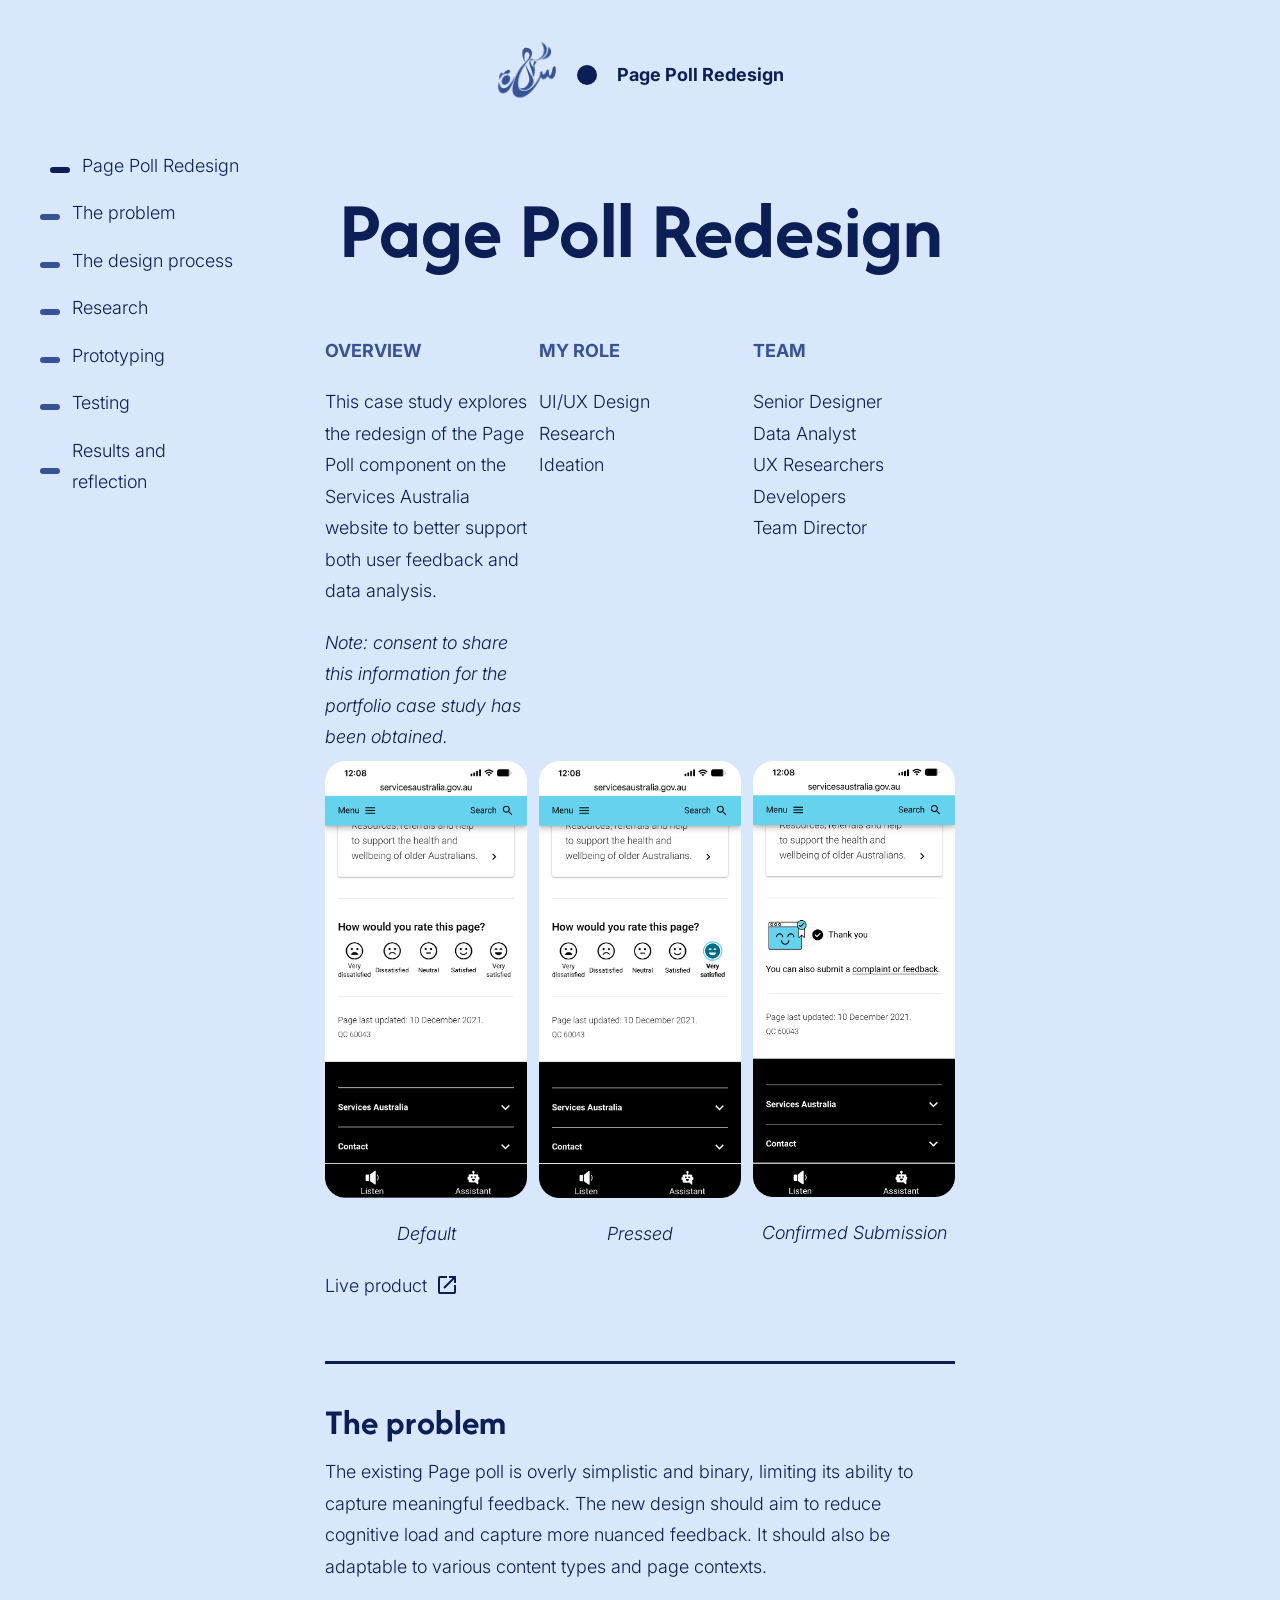
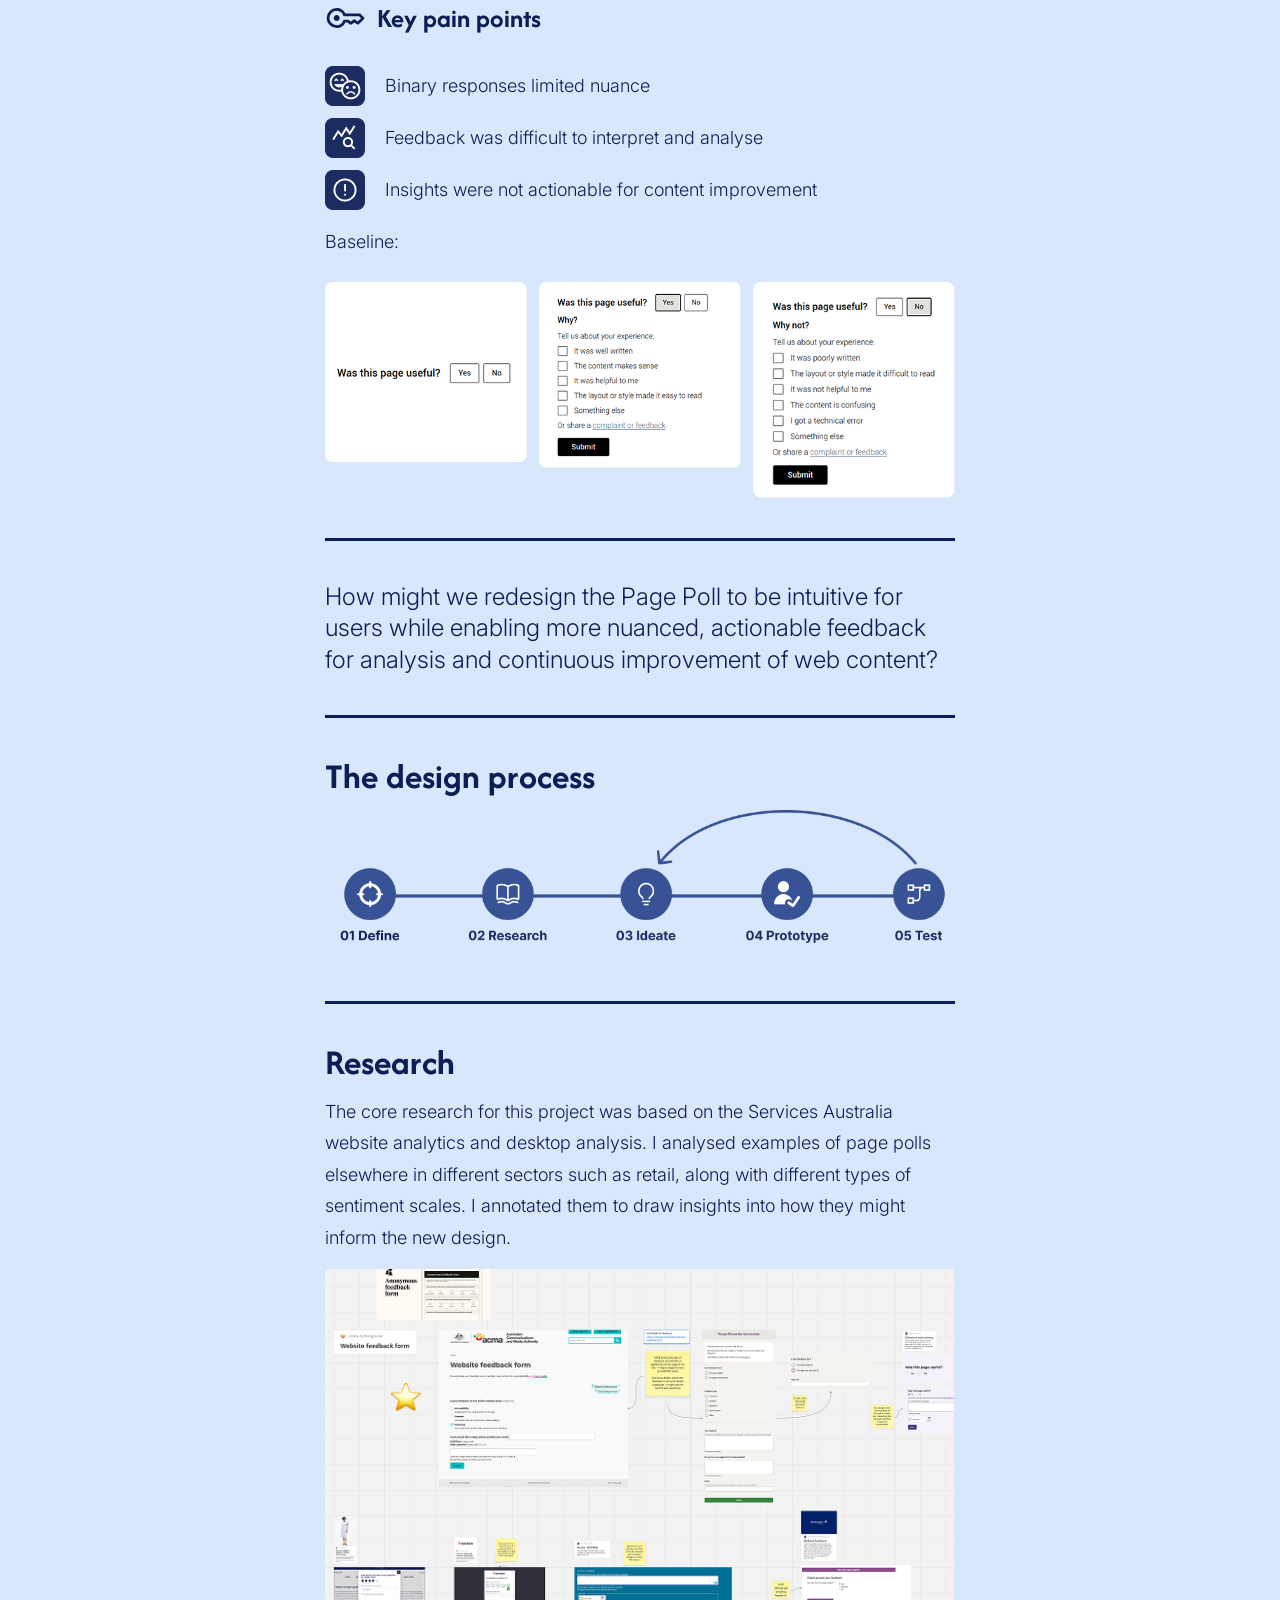
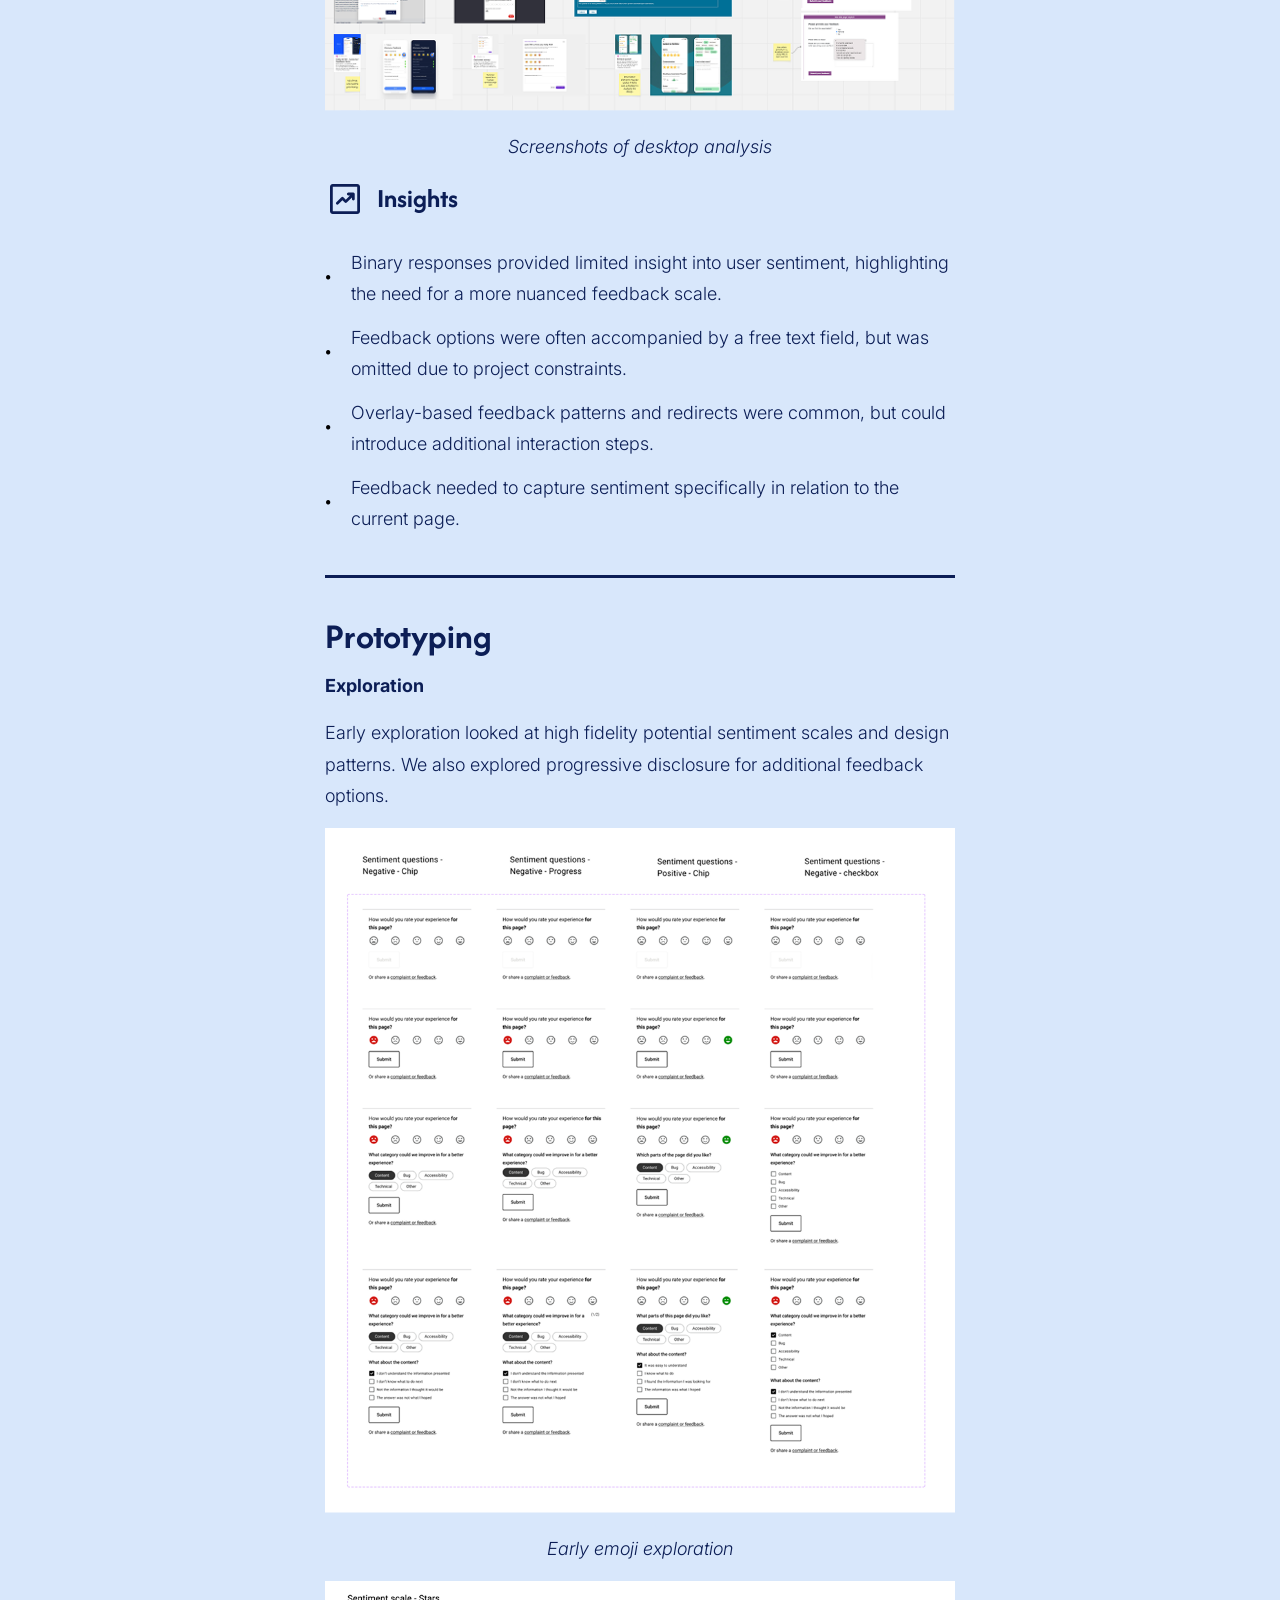
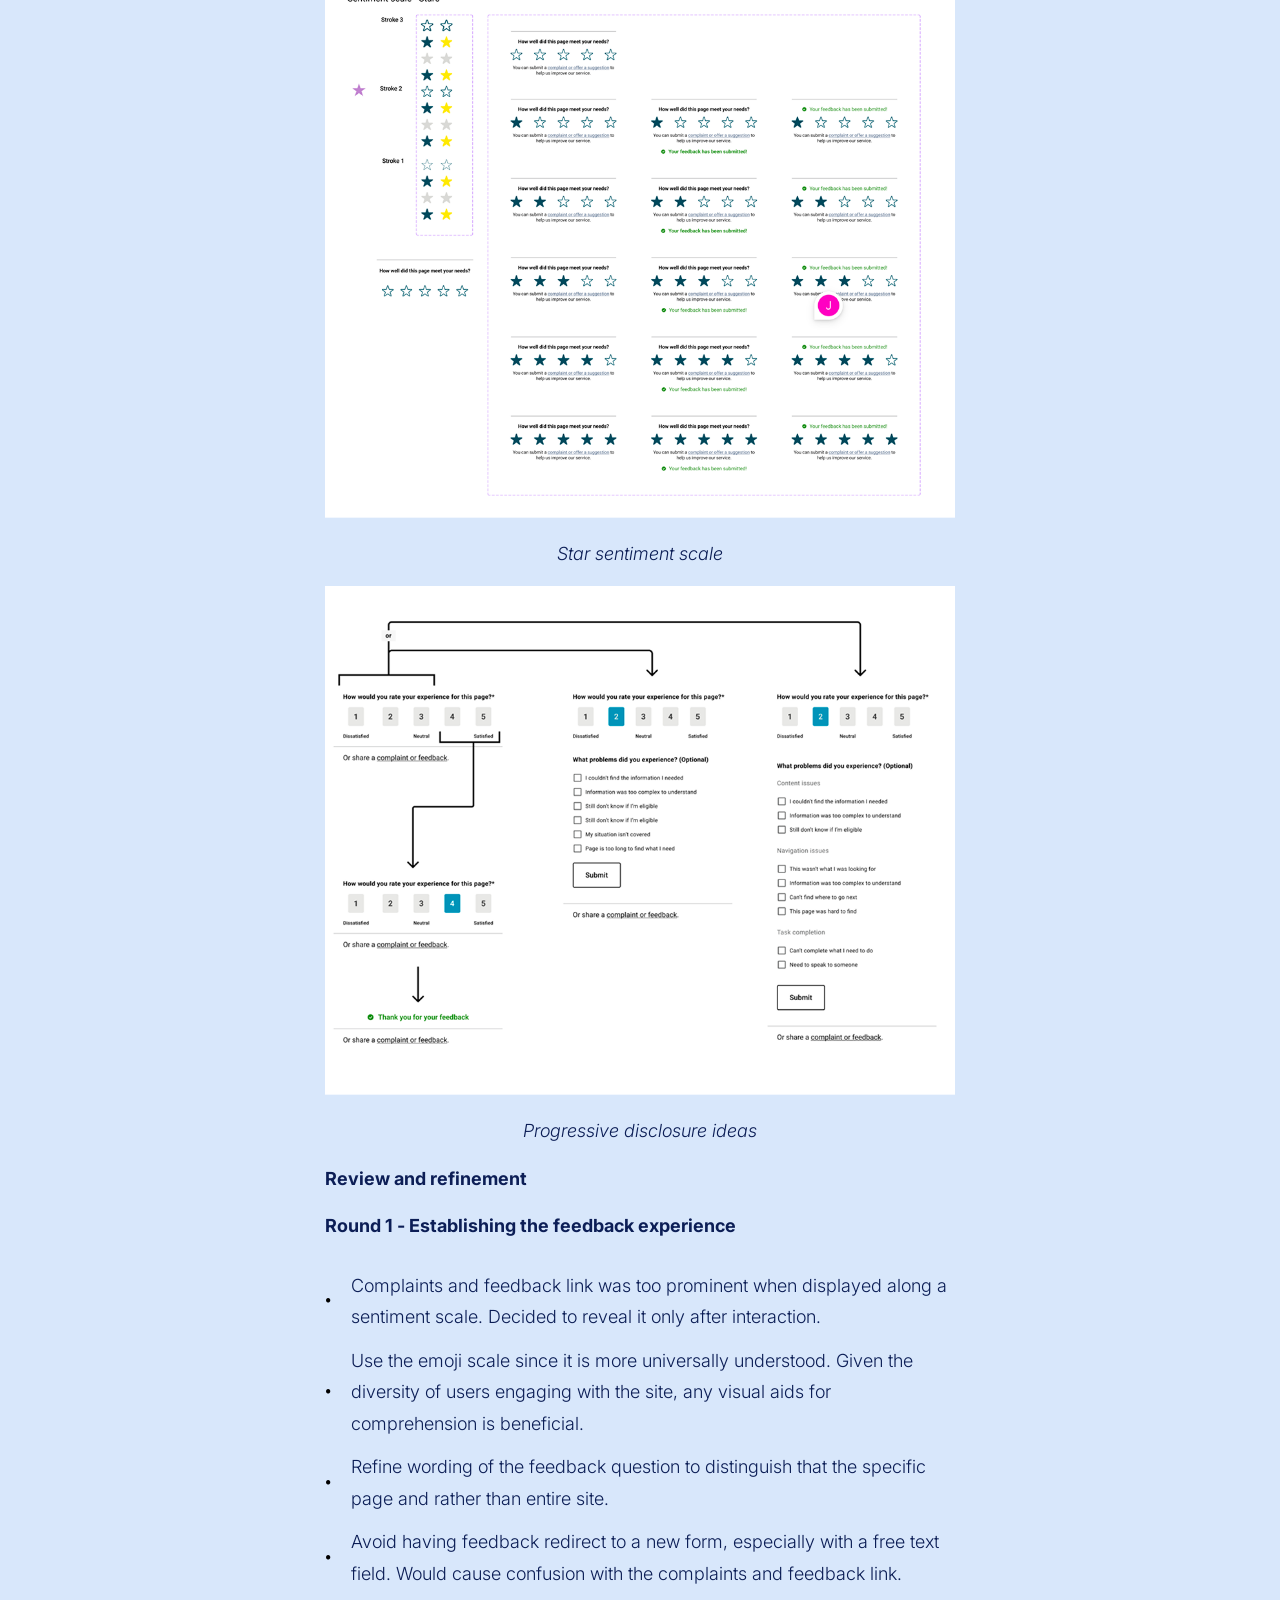
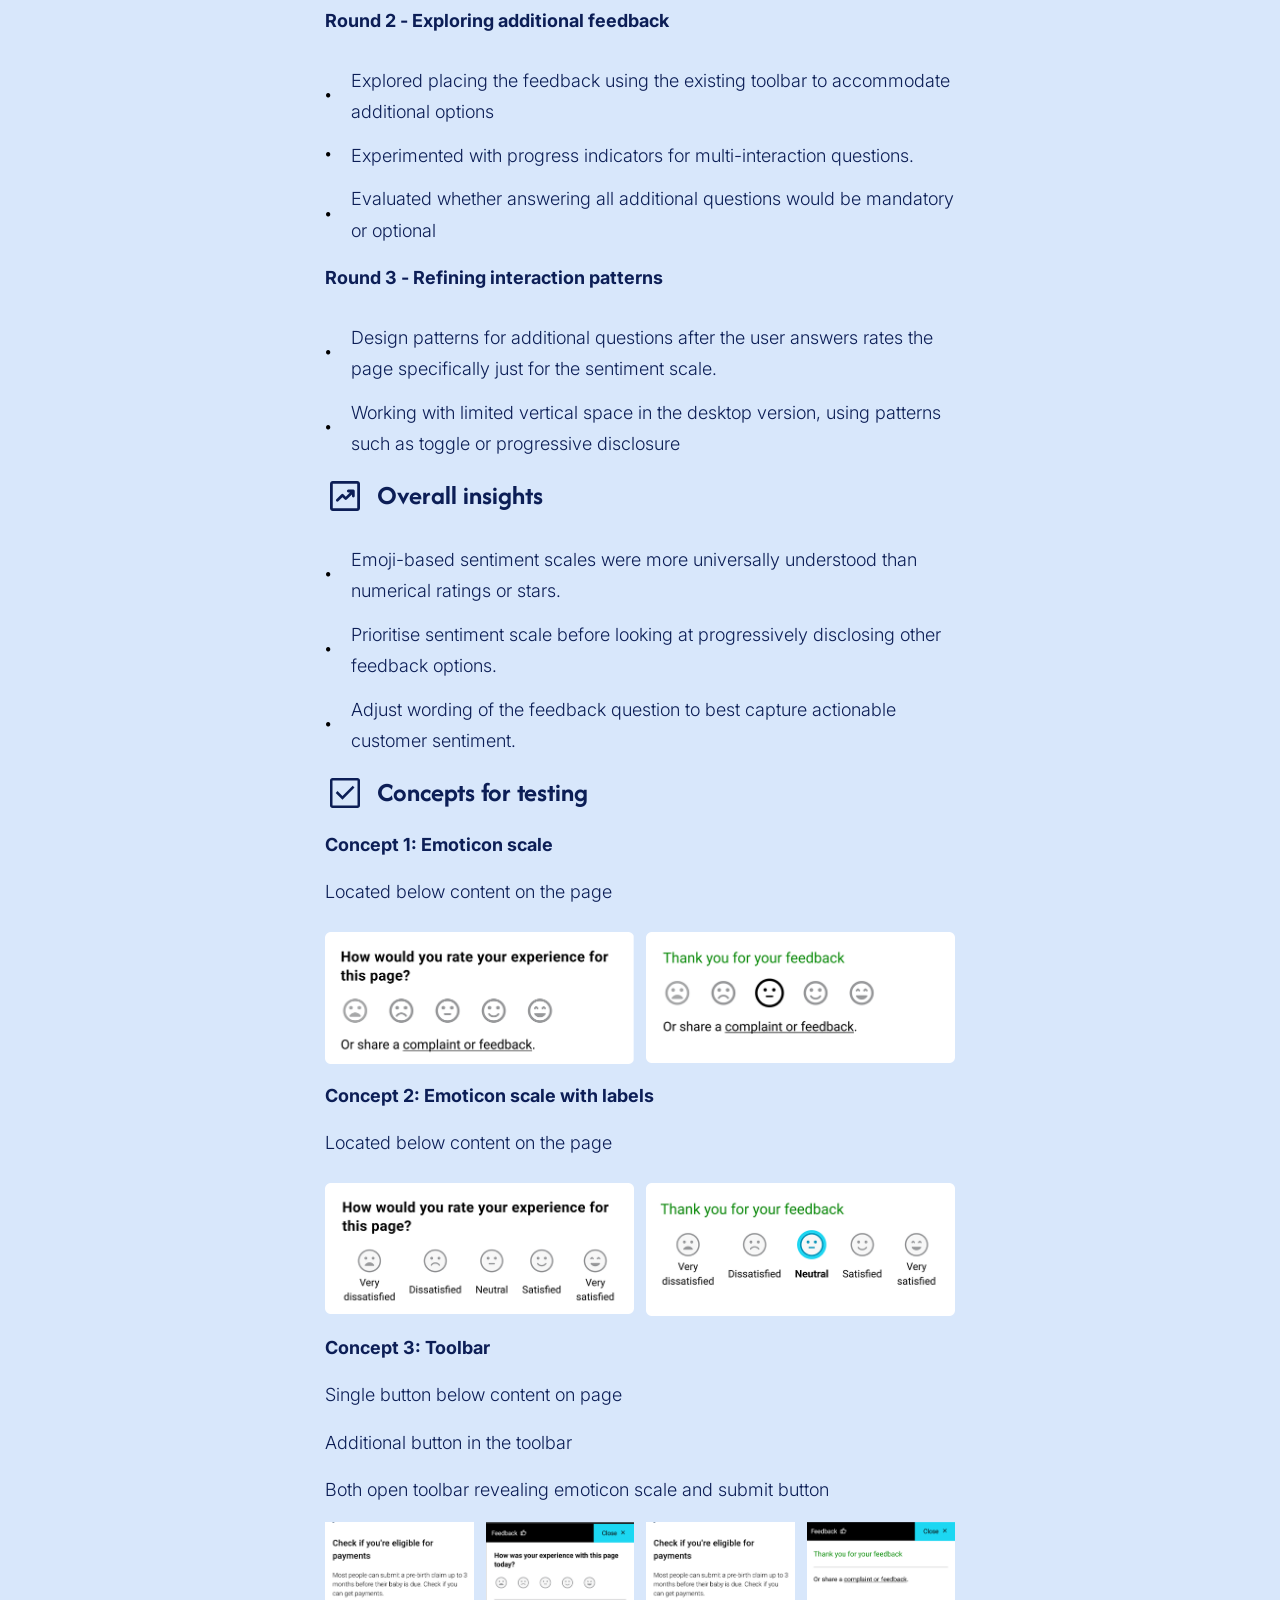
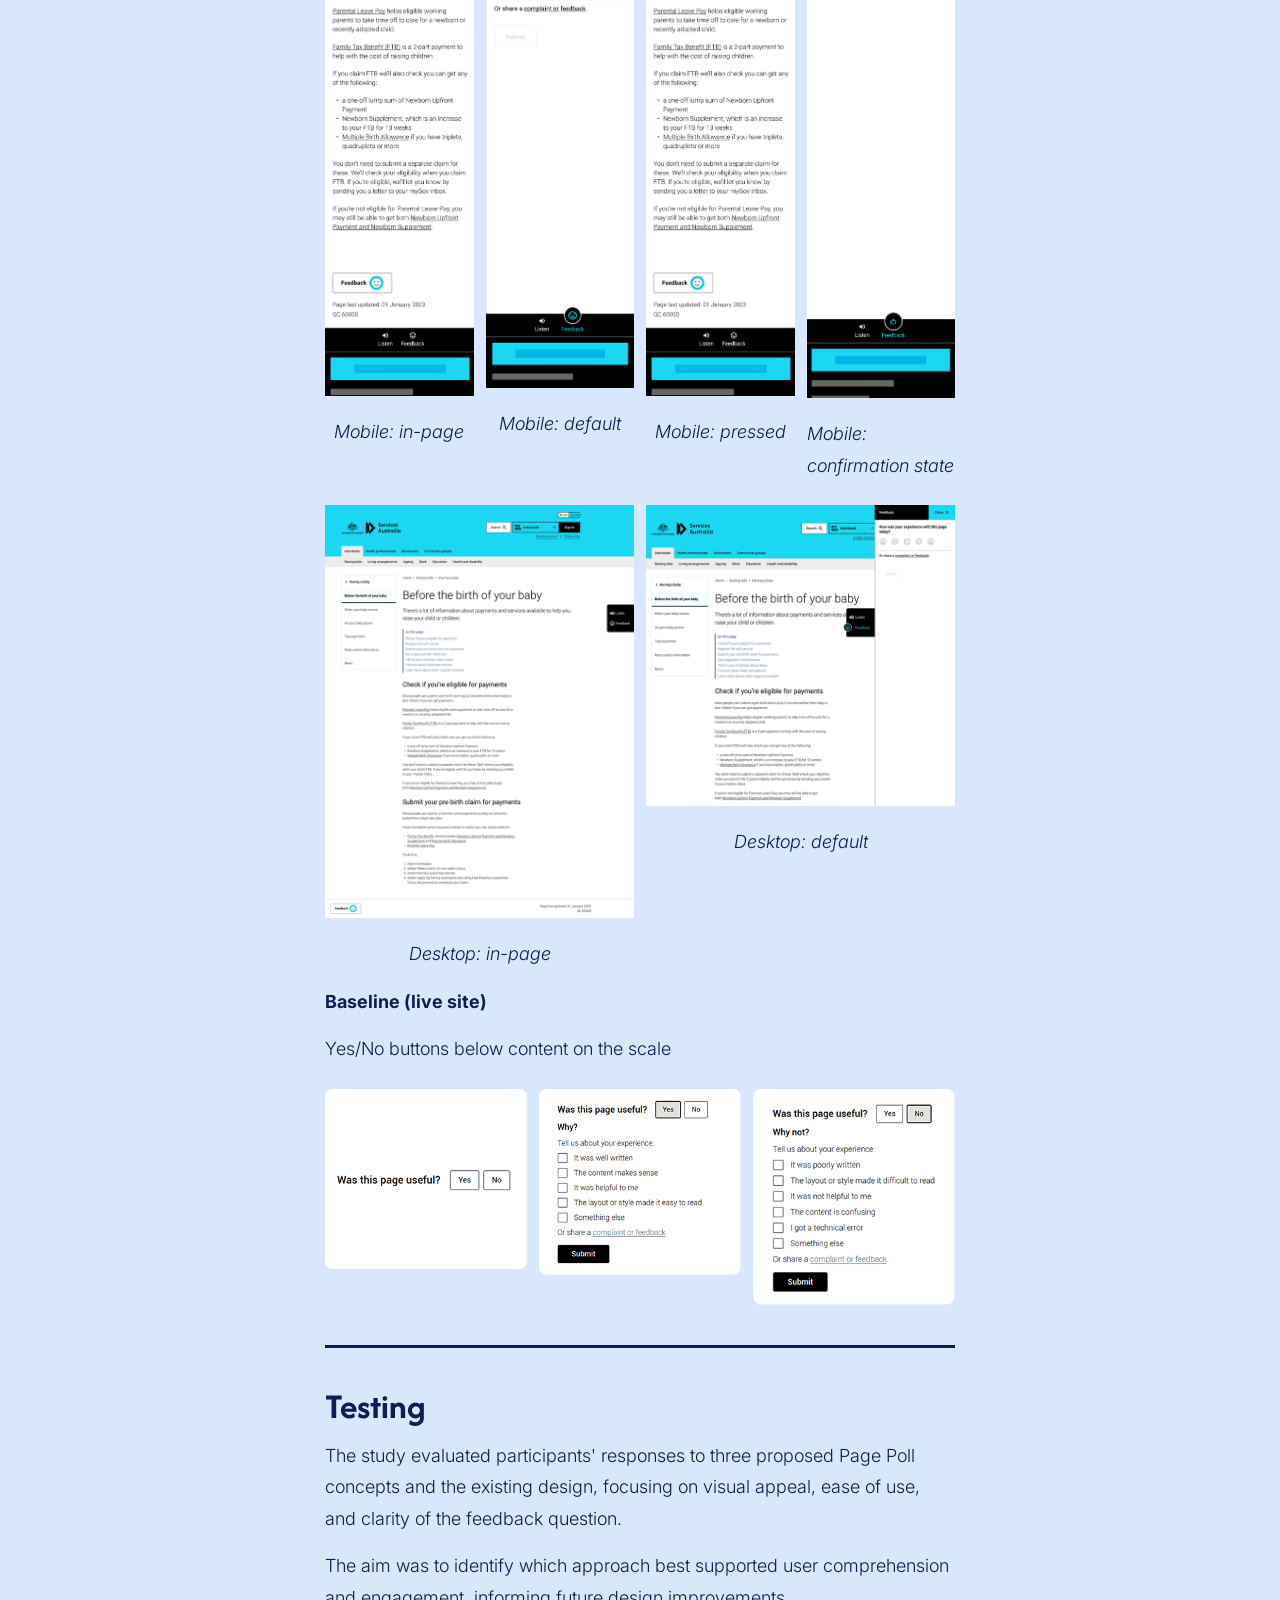
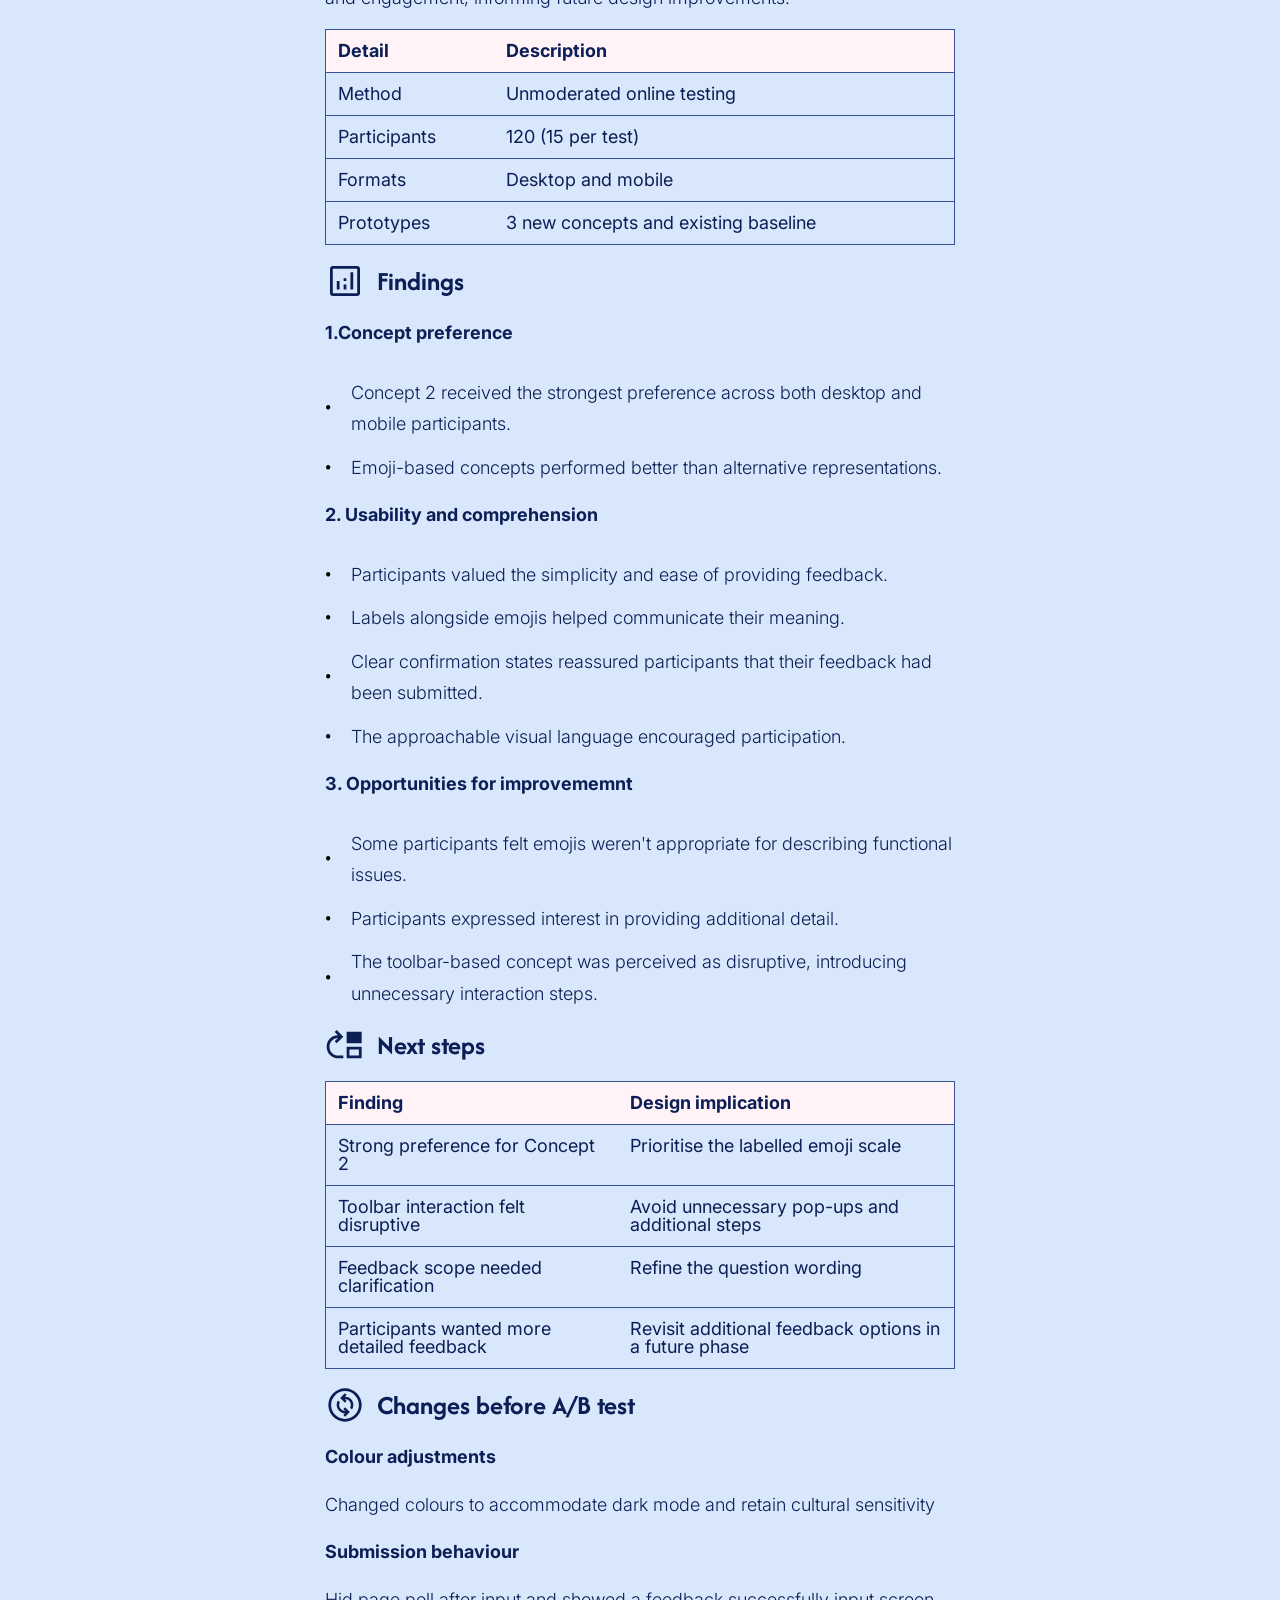
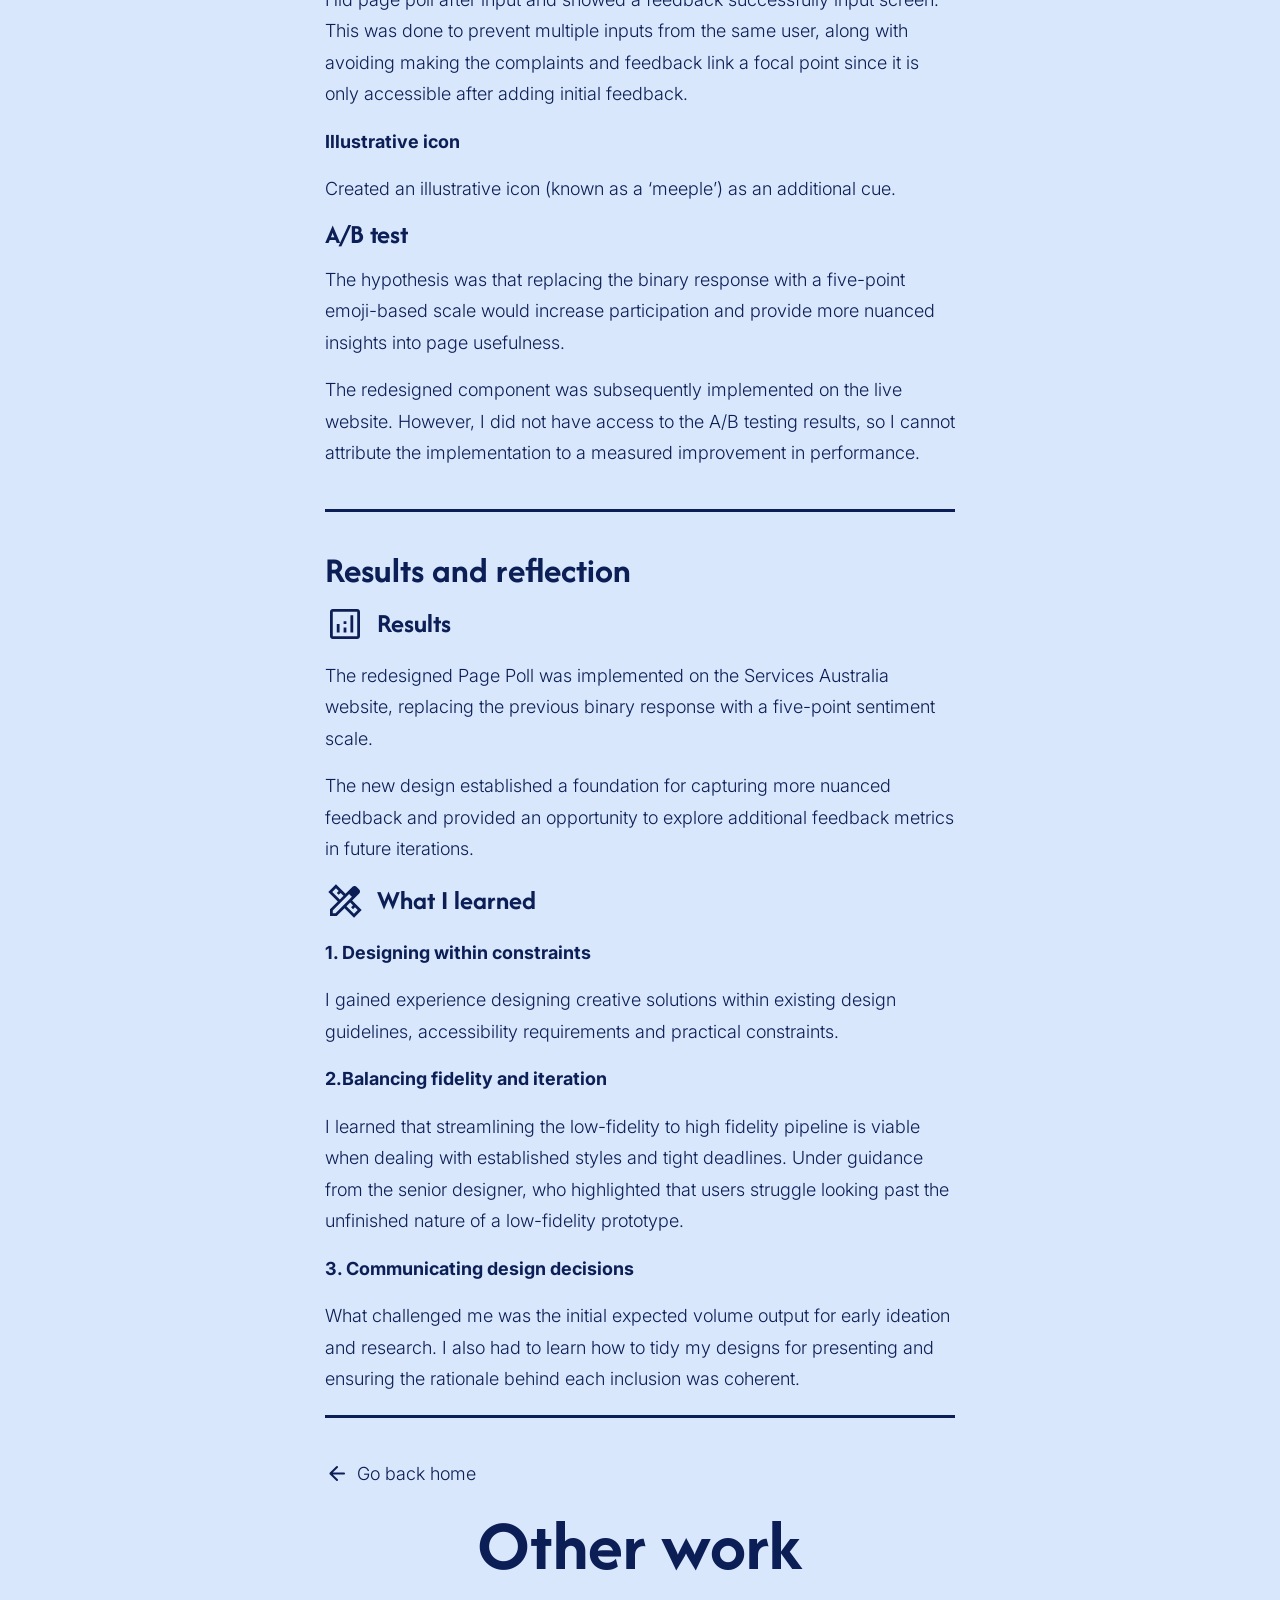
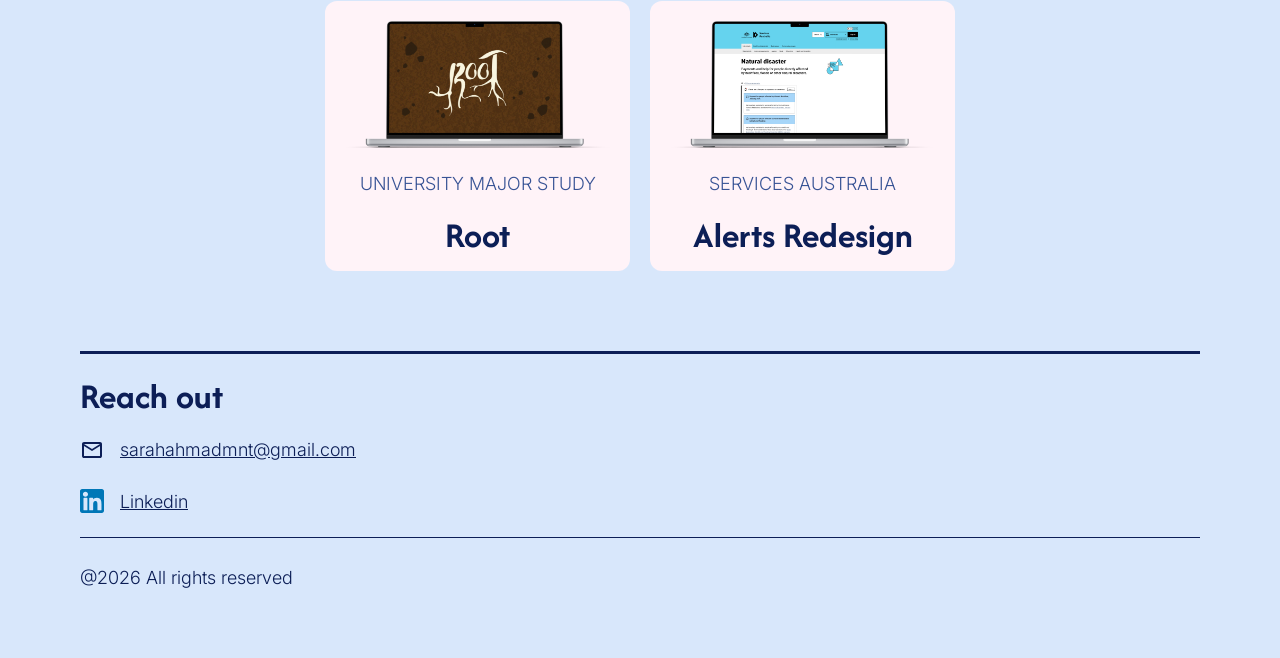
<file: pagepoll.html>
<!doctype html>
<html lang="en">
  <head>
    <meta charset="UTF-8" />
    <meta name="viewport" content="width=device-width, initial-scale=1.0" />
    <title>Sarah Ahmad's portfolio</title>
    <link rel="stylesheet" href="css/reset.css" />
    <link rel="stylesheet" href="css/style.css" />
    <script src="script.js" defer></script>
  </head>
  <body>
    <header>
      <a href="index.html">
        <img class="logo" src="assets/Logop2.svg" alt="logo" width="60" />
      </a>
      <svg width="20" height="20">
        <circle r="10" cx="10" cy="10" fill="#0c1e56" />
      </svg>
      <a href="pagepoll.html"><b>Page Poll Redesign</b></a>
    </header>
    <!-- nav -->
    <div class="project-layout">
      <nav aria-label="On this page">
        <a href="#titlep">Page Poll Redesign</a>
        <a href="#problem">The problem</a>
        <a href="#process">The design process</a>
        <a href="#research">Research</a>
        <a href="#proto">Prototyping</a>
        <a href="#test">Testing</a>
        <a href="#outcome">Results and reflection</a>
      </nav>
      <main class="content-page">
        <!-- Title -->
        <h1 class="fade-element" id="titlep">Page Poll Redesign</h1>
        <div class="container fade-element">
          <div class="sub-container-3">
            <p class="subheading"><b>OVERVIEW</b></p>
            <p>
              This case study explores the redesign of the Page Poll component
              on the Services Australia website to better support both user
              feedback and data analysis.
            </p>
            <p>
              <i
                >Note: consent to share this information for the portfolio case
                study has been obtained.</i
              >
            </p>
          </div>
          <div class="sub-container-3">
            <p class="subheading"><b>MY ROLE</b></p>
            <div>
              <p>UI/UX Design</p>
              <p>Research</p>
              <p>Ideation</p>
            </div>
          </div>
          <div class="sub-container-3">
            <p class="subheading"><b>TEAM</b></p>
            <div>
              <p>Senior Designer</p>
              <p>Data Analyst</p>
              <p>UX Researchers</p>
              <p>Developers</p>
              <p>Team Director</p>
            </div>
          </div>
        </div>
        <div class="image-container">
          <div class="sub-container-3 caption">
            <img src="assets/page-poll/final-1.png" alt="page-poll-default" />
            <p><i>Default</i></p>
          </div>
          <div class="sub-container-3 caption">
            <img src="assets/page-poll/final-2.png" alt="page-poll-pressed" />
            <p><i>Pressed</i></p>
          </div>
          <div class="sub-container-3 caption">
            <img src="assets/page-poll/final-3.png" alt="page-poll-confirmed" />
            <p><i>Confirmed Submission</i></p>
          </div>
        </div>
        <div class="project-link">
          <a
            class="link"
            href="https://www.servicesaustralia.gov.au/raising-kids"
            ><p>Live product</p>
            <img src="assets/icons/open-in-new.svg" alt="" width="24" />
          </a>
        </div>
        <div class="content-container" id="problem">
          <!-- The problem -->
          <h3>The problem</h3>
          <p>
            The existing Page poll is overly simplistic and binary, limiting its
            ability to capture meaningful feedback. The new design should aim to
            reduce cognitive load and capture more nuanced feedback. It should
            also be adaptable to various content types and page contexts.
          </p>
          <div class="icon-heading">
            <img src="assets/icons/key.svg" alt="" width="40" />
            <h4>Key pain points</h4>
          </div>
          <ul>
            <li>
              <img src="assets/page-poll/sad-icon.png" alt="" />
              <p>Binary responses limited nuance</p>
            </li>
            <li>
              <img src="assets/page-poll/feedback-icon.png" alt="" />
              <p>Feedback was difficult to interpret and analyse</p>
            </li>
            <li>
              <img src="assets/page-poll/insights-icon.png" alt="" />
              <p>Insights were not actionable for content improvement</p>
            </li>
          </ul>
          <p>Baseline:</p>
          <div class="image-container">
            <img
              src="assets/page-poll/baseline-1.png"
              alt="baseline default page poll"
            />
            <img
              src="assets/page-poll/baseline-Yes-active.png"
              alt="baseline page poll, yes selected"
            />
            <img
              src="assets/page-poll/baseline-No-active.png"
              alt="baseline page poll, no selected"
            />
          </div>
        </div>
        <div class="quote-block">
          <p>
            How might we redesign the Page Poll to be intuitive for users while
            enabling more nuanced, actionable feedback for analysis and
            continuous improvement of web content?
          </p>
        </div>
        <div class="content-container">
          <!-- the design process -->
          <h3 id="process">The design process</h3>
          <img
            src="assets/page-poll/design-process.png"
            alt="design process diagram showing 5 stages: define, research, ideate, prototype, test with ideate and test being iterative"
          />
        </div>
        <div class="content-container">
          <!-- research -->
          <h3 id="research">Research</h3>
          <p>
            The core research for this project was based on the Services
            Australia website analytics and desktop analysis. I analysed
            examples of page polls elsewhere in different sectors such as
            retail, along with different types of sentiment scales. I annotated
            them to draw insights into how they might inform the new design.
          </p>
          <div class="sub-container-3 caption">
            <img
              src="assets/page-poll/dta.png"
              alt="desktop analysis screenshot"
            />
            <p><i>Screenshots of desktop analysis</i></p>
          </div>
          <div class="icon-heading">
            <img src="assets/icons/insights.svg" alt="" width="40" />
            <h4>Insights</h4>
          </div>
          <ul>
            <li>
              &bull;
              <p>
                Binary responses provided limited insight into user sentiment,
                highlighting the need for a more nuanced feedback scale.
              </p>
            </li>
            <li>
              &bull;

              <p>
                Feedback options were often accompanied by a free text field,
                but was omitted due to project constraints.
              </p>
              <p></p>
            </li>
            <li>
              &bull;
              <p>
                Overlay-based feedback patterns and redirects were common, but
                could introduce additional interaction steps.
              </p>
            </li>
            <li>
              &bull;
              <p>
                Feedback needed to capture sentiment specifically in relation to
                the current page.
              </p>
            </li>
          </ul>
        </div>
        <div class="content-container">
          <!-- prototype -->
          <h3 id="proto">Prototyping</h3>
          <p><b>Exploration</b></p>
          <p>
            Early exploration looked at high fidelity potential sentiment scales
            and design patterns. We also explored progressive disclosure for
            additional feedback options.
          </p>
          <div class="sub-container-3 caption">
            <img
              src="assets/page-poll/p1.png"
              alt="Early emoji scale exploration"
            />
            <p><i>Early emoji exploration</i></p>
          </div>
          <div class="sub-container-3 caption">
            <img src="assets/page-poll/p2.png" alt="Star sentiment scale" />
            <p><i>Star sentiment scale</i></p>
          </div>
          <div class="sub-container-3 caption">
            <img
              src="assets/page-poll/p3.png"
              alt="progressive disclosure page poll ideas"
            />
            <p><i>Progressive disclosure ideas</i></p>
          </div>
          <p><b>Review and refinement</b></p>
          <p><b>Round 1 &dash; Establishing the feedback experience</b></p>
          <ul>
            <li>
              &bull;
              <p>
                Complaints and feedback link was too prominent when displayed
                along a sentiment scale. Decided to reveal it only after
                interaction.
              </p>
            </li>
            <li>
              &bull;
              <p>
                Use the emoji scale since it is more universally understood.
                Given the diversity of users engaging with the site, any visual
                aids for comprehension is beneficial.
              </p>
            </li>
            <li>
              &bull;
              <p>
                Refine wording of the feedback question to distinguish that the
                specific page and rather than entire site.
              </p>
            </li>
            <li>
              &bull;
              <p>
                Avoid having feedback redirect to a new form, especially with a
                free text field. Would cause confusion with the complaints and
                feedback link.
              </p>
            </li>
          </ul>
          <p><b>Round 2 &dash; Exploring additional feedback</b></p>
          <ul>
            <li>
              &bull;
              <p>
                Explored placing the feedback using the existing toolbar to
                accommodate additional options
              </p>
            </li>
            <li>
              &bull;
              <p>
                Experimented with progress indicators for multi-interaction
                questions.
              </p>
            </li>
            <li>
              &bull;
              <p>
                Evaluated whether answering all additional questions would be
                mandatory or optional
              </p>
            </li>
          </ul>
          <p><b>Round 3 &dash; Refining interaction patterns</b></p>
          <ul>
            <li>
              &bull;
              <p>
                Design patterns for additional questions after the user answers
                rates the page specifically just for the sentiment scale.
              </p>
            </li>
            <li>
              &bull;
              <p>
                Working with limited vertical space in the desktop version,
                using patterns such as toggle or progressive disclosure
              </p>
            </li>
          </ul>
          <div class="icon-heading">
            <img src="assets/icons/insights.svg" alt="" />
            <h4>Overall insights</h4>
          </div>
          <ul>
            <li>
              &bull;
              <p>
                Emoji-based sentiment scales were more universally understood
                than numerical ratings or stars.
              </p>
            </li>
            <li>
              &bull;
              <p>
                Prioritise sentiment scale before looking at progressively
                disclosing other feedback options.
              </p>
            </li>
            <li>
              &bull;
              <p>
                Adjust wording of the feedback question to best capture
                actionable customer sentiment.
              </p>
            </li>
          </ul>
          <div class="icon-heading">
            <img src="assets/icons/Checkbox.svg" alt="" />
            <h4>Concepts for testing</h4>
          </div>
          <p><b>Concept 1: Emoticon scale</b></p>
          <p>Located below content on the page</p>
          <div class="image-container">
            <img
              src="assets/page-poll/c1d.png"
              alt="concept 1 emoticon scale default"
            />
            <img
              src="assets/page-poll/c1p.png"
              alt="concept 1 emoticon scale pressed"
            />
          </div>
          <p><b>Concept 2: Emoticon scale with labels</b></p>
          <p>Located below content on the page</p>
          <div class="image-container">
            <img
              src="assets/page-poll/c2d.png"
              alt="concept 2 emoticon scale with labels default"
            />
            <img
              src="assets/page-poll/c2p.png"
              alt="concept 2 emoticon scale with labels pressed"
            />
          </div>
          <p><b>Concept 3: Toolbar</b></p>
          <p>Single button below content on page</p>
          <p>Additional button in the toolbar</p>
          <p>Both open toolbar revealing emoticon scale and submit button</p>
          <div class="grid-container">
            <div class="sub-container-3 caption">
              <img
                src="assets/page-poll/c3in-page.png"
                alt="toolbar mobile in page"
              />
              <p><i>Mobile: in-page</i></p>
            </div>
            <div class="sub-container-3 caption">
              <img
                src="assets/page-poll/c3default.png"
                alt="toolbar mobile default"
              />
              <p><i>Mobile: default</i></p>
            </div>
            <div class="sub-container-3 caption">
              <img
                src="assets/page-poll/c3in-page.png"
                alt="toolbar mobile pressed"
              />
              <p><i>Mobile: pressed</i></p>
            </div>
            <div class="sub-container-3 caption">
              <img
                src="assets/page-poll/c3confirmed.png"
                alt="toolbar mobile confirmation"
              />
              <p><i>Mobile: confirmation state</i></p>
            </div>
          </div>
          <div class="image-container">
            <div class="sub-container-3 caption">
              <img
                src="assets/page-poll/c3dtin-page.png"
                alt="toolbar desktop in page"
              />
              <p><i>Desktop: in-page</i></p>
            </div>
            <div class="sub-container-3 caption">
              <img
                src="assets/page-poll/c3dtdefault.png"
                alt="toolbar default desktop"
              />
              <p><i>Desktop: default</i></p>
            </div>
          </div>
          <p><b>Baseline (live site)</b></p>
          <p>Yes/No buttons below content on the scale</p>
          <div class="image-container">
            <img
              src="assets/page-poll/baseline-1.png"
              alt="baseline default page poll"
            />
            <img
              src="assets/page-poll/baseline-Yes-active.png"
              alt="baseline page poll, yes selected"
            />
            <img
              src="assets/page-poll/baseline-No-active.png"
              alt="baseline page poll, no selected"
            />
          </div>
        </div>
        <div class="content-container">
          <!-- Testing -->
          <h3 id="test">Testing</h3>
          <p>
            The study evaluated participants' responses to three proposed Page
            Poll concepts and the existing design, focusing on visual appeal,
            ease of use, and clarity of the feedback question.
          </p>
          <p>
            The aim was to identify which approach best supported user
            comprehension and engagement, informing future design improvements.
          </p>
          <table>
            <tr>
              <th>Detail</th>
              <th>Description</th>
            </tr>
            <tr>
              <td>Method</td>
              <td>Unmoderated online testing</td>
            </tr>
            <tr>
              <td>Participants</td>
              <td>120 (15 per test)</td>
            </tr>
            <tr>
              <td>Formats</td>
              <td>Desktop and mobile</td>
            </tr>
            <tr>
              <td>Prototypes</td>
              <td>3 new concepts and existing baseline</td>
            </tr>
          </table>

          <div class="icon-heading">
            <img src="assets/icons/findings.svg" alt="" />
            <h4>Findings</h4>
          </div>
          <p><b>1.Concept preference</b></p>
          <ul>
            <li>
              &bull;
              <p>
                Concept 2 received the strongest preference across both desktop
                and mobile participants.
              </p>
            </li>
            <li>
              &bull;
              <p>
                Emoji-based concepts performed better than alternative
                representations.
              </p>
            </li>
          </ul>
          <p><b>2. Usability and comprehension</b></p>
          <ul>
            <li>
              &bull;
              <p>
                Participants valued the simplicity and ease of providing
                feedback.
              </p>
            </li>
            <li>
              &bull;
              <p>Labels alongside emojis helped communicate their meaning.</p>
            </li>
            <li>
              &bull;
              <p>
                Clear confirmation states reassured participants that their
                feedback had been submitted.
              </p>
            </li>
            <li>
              &bull;
              <p>The approachable visual language encouraged participation.</p>
            </li>
          </ul>
          <p><b>3. Opportunities for improvememnt</b></p>
          <ul>
            <li>
              &bull;
              <p>
                Some participants felt emojis weren't appropriate for describing
                functional issues.
              </p>
            </li>
            <li>
              &bull;
              <p>
                Participants expressed interest in providing additional detail.
              </p>
            </li>
            <li>
              &bull;
              <p>
                The toolbar-based concept was perceived as disruptive,
                introducing unnecessary interaction steps.
              </p>
            </li>
          </ul>
          <div class="icon-heading">
            <img src="assets/icons/Moveup.svg" alt="" />
            <h4>Next steps</h4>
          </div>
          <table>
            <tr>
              <th>Finding</th>
              <th>Design implication</th>
            </tr>
            <tr>
              <td>Strong preference for Concept 2</td>
              <td>Prioritise the labelled emoji scale</td>
            </tr>
            <tr>
              <td>Toolbar interaction felt disruptive</td>
              <td>Avoid unnecessary pop-ups and additional steps</td>
            </tr>
            <tr>
              <td>Feedback scope needed clarification</td>
              <td>Refine the question wording</td>
            </tr>
            <tr>
              <td>Participants wanted more detailed feedback</td>
              <td>Revisit additional feedback options in a future phase</td>
            </tr>
          </table>

          <div class="icon-heading">
            <img src="assets/icons/Changecircle.svg" alt="" />
            <h4>Changes before A/B test</h4>
          </div>
          <p><b>Colour adjustments</b></p>
          <p>
            Changed colours to accommodate dark mode and retain cultural
            sensitivity
          </p>
          <p><b>Submission behaviour</b></p>
          <p>
            Hid page poll after input and showed a feedback successfully input
            screen. This was done to prevent multiple inputs from the same user,
            along with avoiding making the complaints and feedback link a focal
            point since it is only accessible after adding initial feedback.
          </p>
          <p><b>Illustrative icon</b></p>
          <p>
            Created an illustrative icon (known as a ‘meeple’) as an additional
            cue.
          </p>

          <h4>A/B test</h4>
          <p>
            The hypothesis was that replacing the binary response with a
            five-point emoji-based scale would increase participation and
            provide more nuanced insights into page usefulness.
          </p>
          <p>
            The redesigned component was subsequently implemented on the live
            website. However, I did not have access to the A/B testing results,
            so I cannot attribute the implementation to a measured improvement
            in performance.
          </p>
        </div>
        <div class="content-container" id="outcome">
          <!-- Results and reflection -->
          <h3>Results and reflection</h3>
          <div class="icon-heading">
            <img src="assets/icons/Analytics.svg" alt="" />
            <h4>Results</h4>
          </div>
          <p>
            The redesigned Page Poll was implemented on the Services Australia
            website, replacing the previous binary response with a five-point
            sentiment scale.
          </p>

          <p>
            The new design established a foundation for capturing more nuanced
            feedback and provided an opportunity to explore additional feedback
            metrics in future iterations.
          </p>
          <div class="icon-heading">
            <img src="assets/icons/Designservices.svg" alt="" />
            <h4>What I learned</h4>
          </div>
          <p><b>1. Designing within constraints</b></p>
          <p>
            I gained experience designing creative solutions within existing
            design guidelines, accessibility requirements and practical
            constraints.
          </p>

          <p><b>2.Balancing fidelity and iteration</b></p>
          <p>
            I learned that streamlining the low-fidelity to high fidelity
            pipeline is viable when dealing with established styles and tight
            deadlines. Under guidance from the senior designer, who highlighted
            that users struggle looking past the unfinished nature of a
            low-fidelity prototype.
          </p>

          <p><b>3. Communicating design decisions</b></p>
          <p>
            What challenged me was the initial expected volume output for early
            ideation and research. I also had to learn how to tidy my designs
            for presenting and ensuring the rationale behind each inclusion was
            coherent.
          </p>
        </div>
        <div class="other-work">
          <a class="back-button" href="index.html">
            <img src="assets/icons/arrow_back.svg" alt="back-arrow" />
            <p>Go back home</p>
          </a>
          <h2>Other work</h2>
          <div class="tile-container">
            <a class="tile" href="root.html">
              <img src="assets/mockiproot.png" alt="project-preview" />
              <p class="subheading">UNIVERSITY MAJOR STUDY</p>
              <h3>Root</h3>
            </a>
            <a class="tile" href="alerts.html">
              <img src="assets/mockupal.png" alt="project-preview" />
              <p class="subheading">SERVICES AUSTRALIA</p>
              <h3>Alerts Redesign</h3>
            </a>
          </div>
        </div>
      </main>
    </div>
    <footer>
      <h3>Reach out</h3>
      <div class="footer-element">
        <img src="assets/icons/mail.svg" width="24" alt="" />
        <a href="mailto:sarahahmadmnt@gmail.com">sarahahmadmnt@gmail.com</a>
      </div>
      <div class="footer-element">
        <img src="assets/icons/linkedin-svgrepo-com.svg" width="24" alt="" />
        <a href="https://www.linkedin.com/in/sarah-ahmad-1190132b7/"
          >Linkedin</a
        >
      </div>
      <p>@2026 All rights reserved</p>
    </footer>
  </body>
</html>
</file>
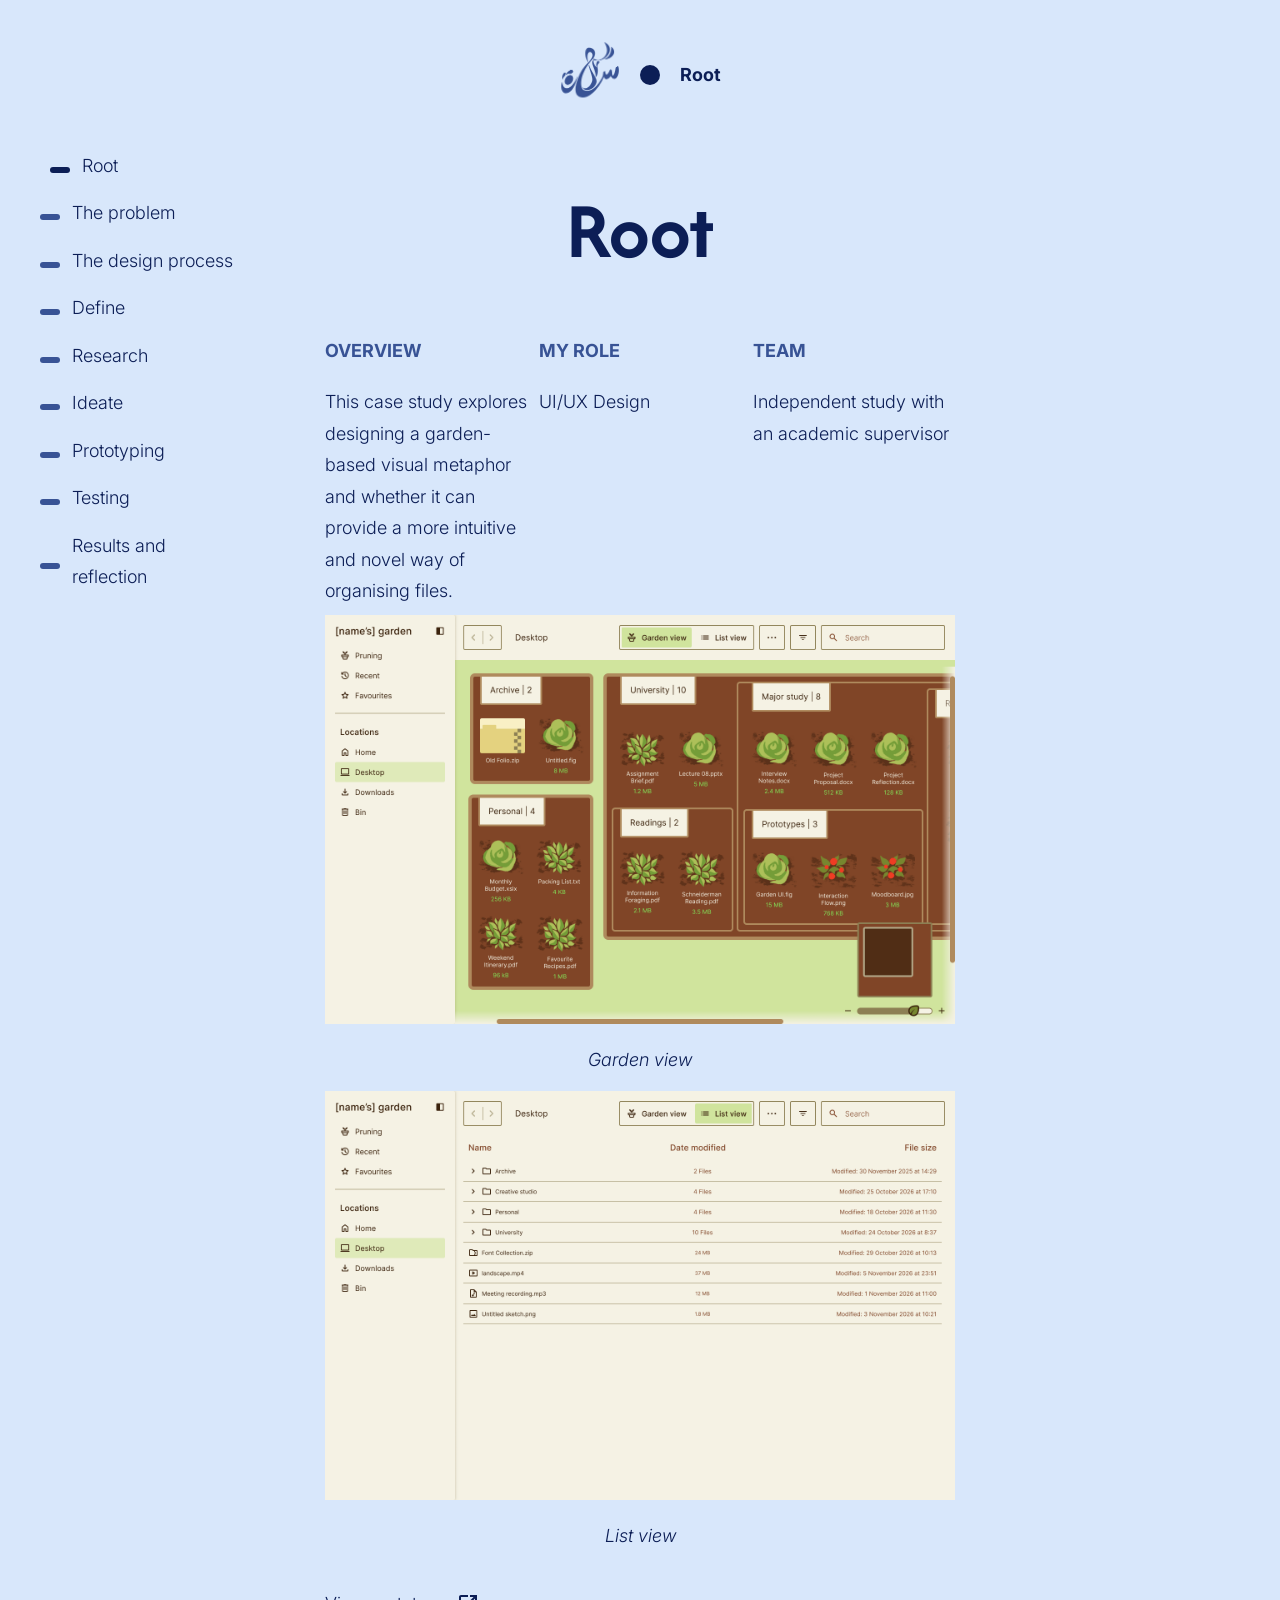
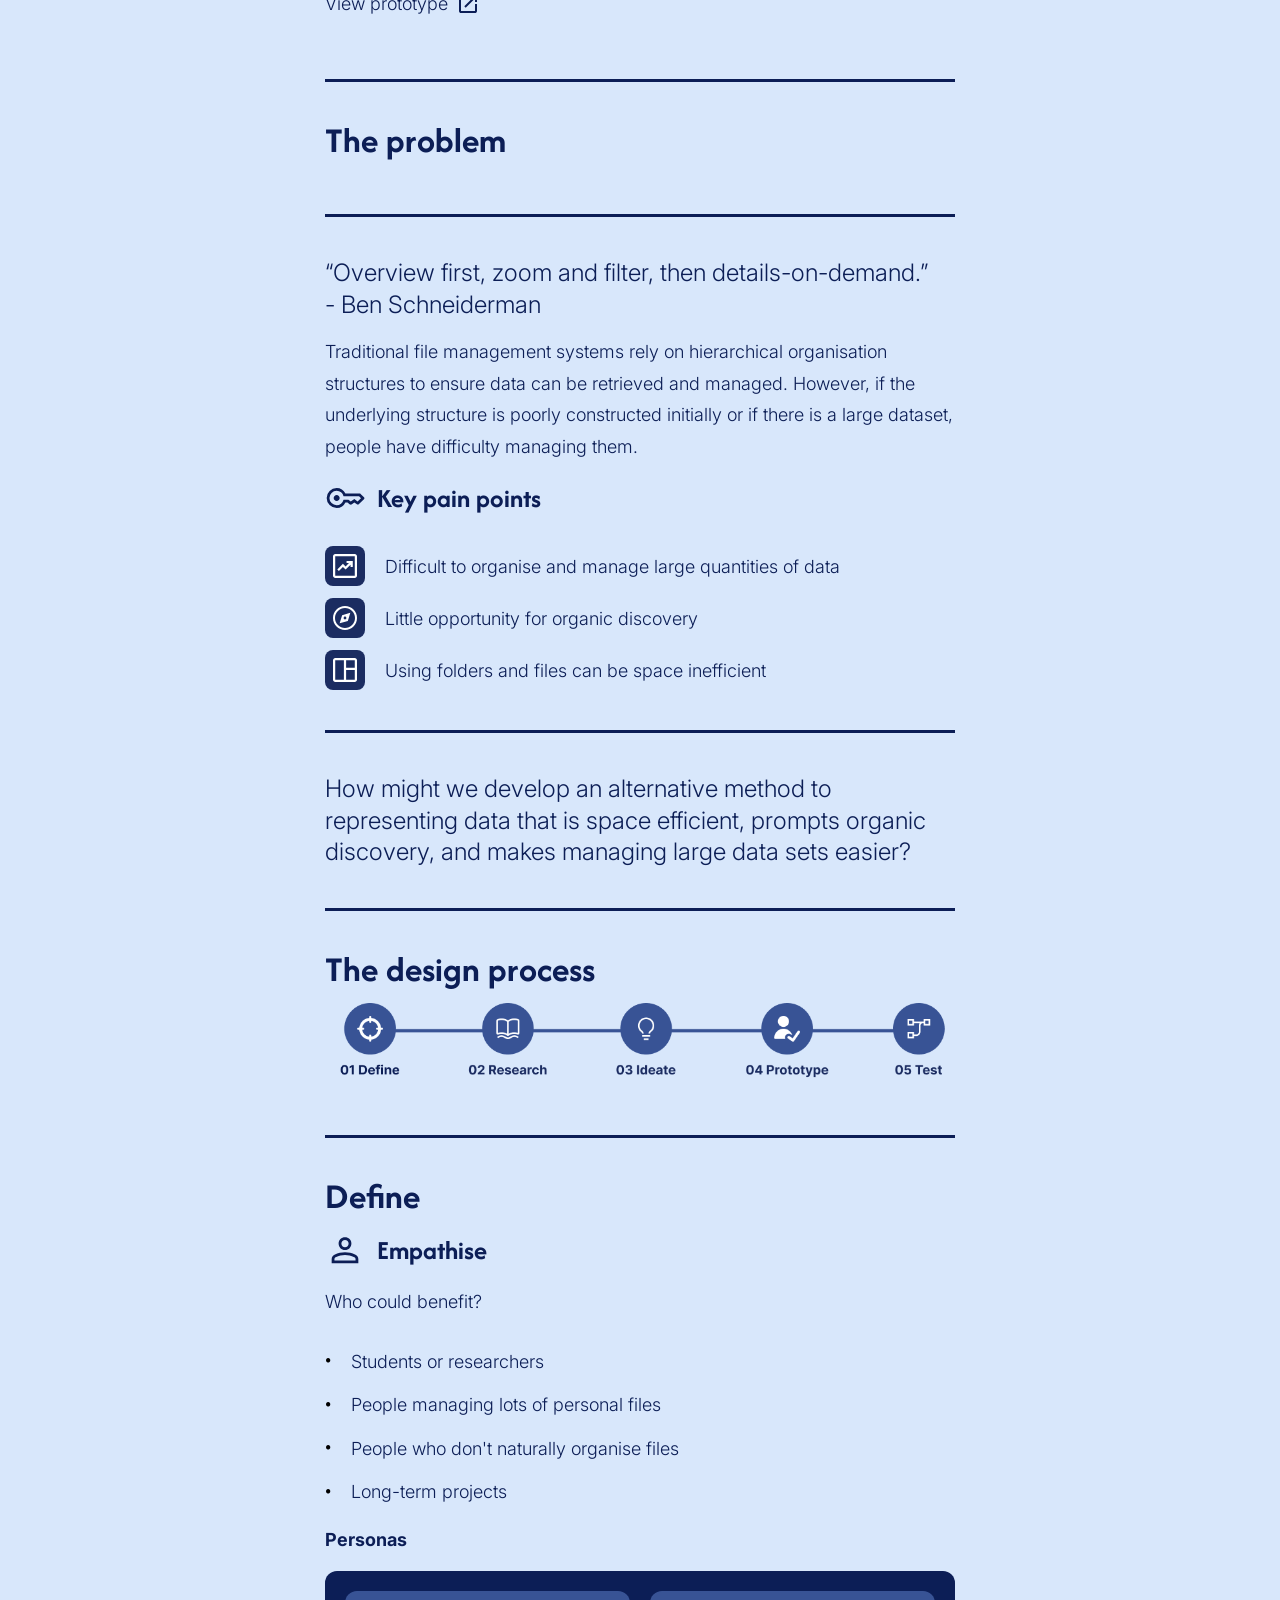
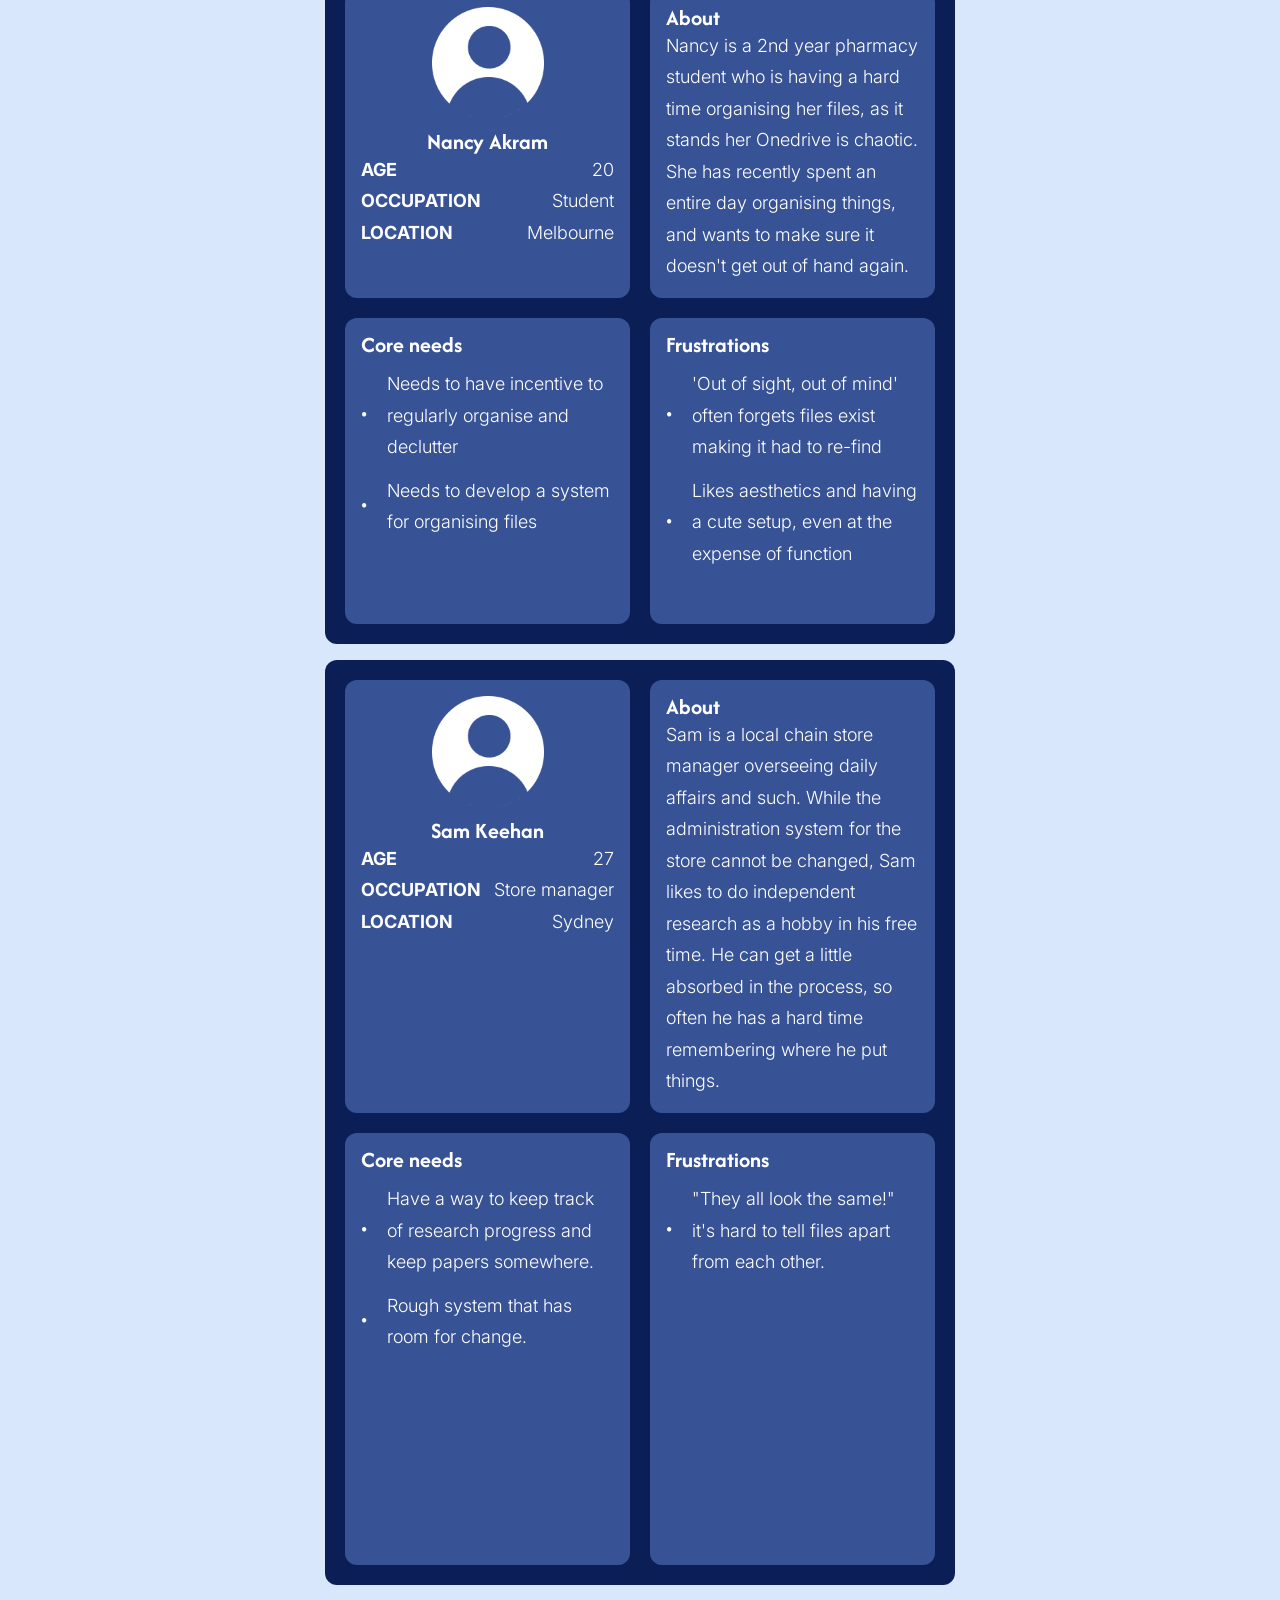
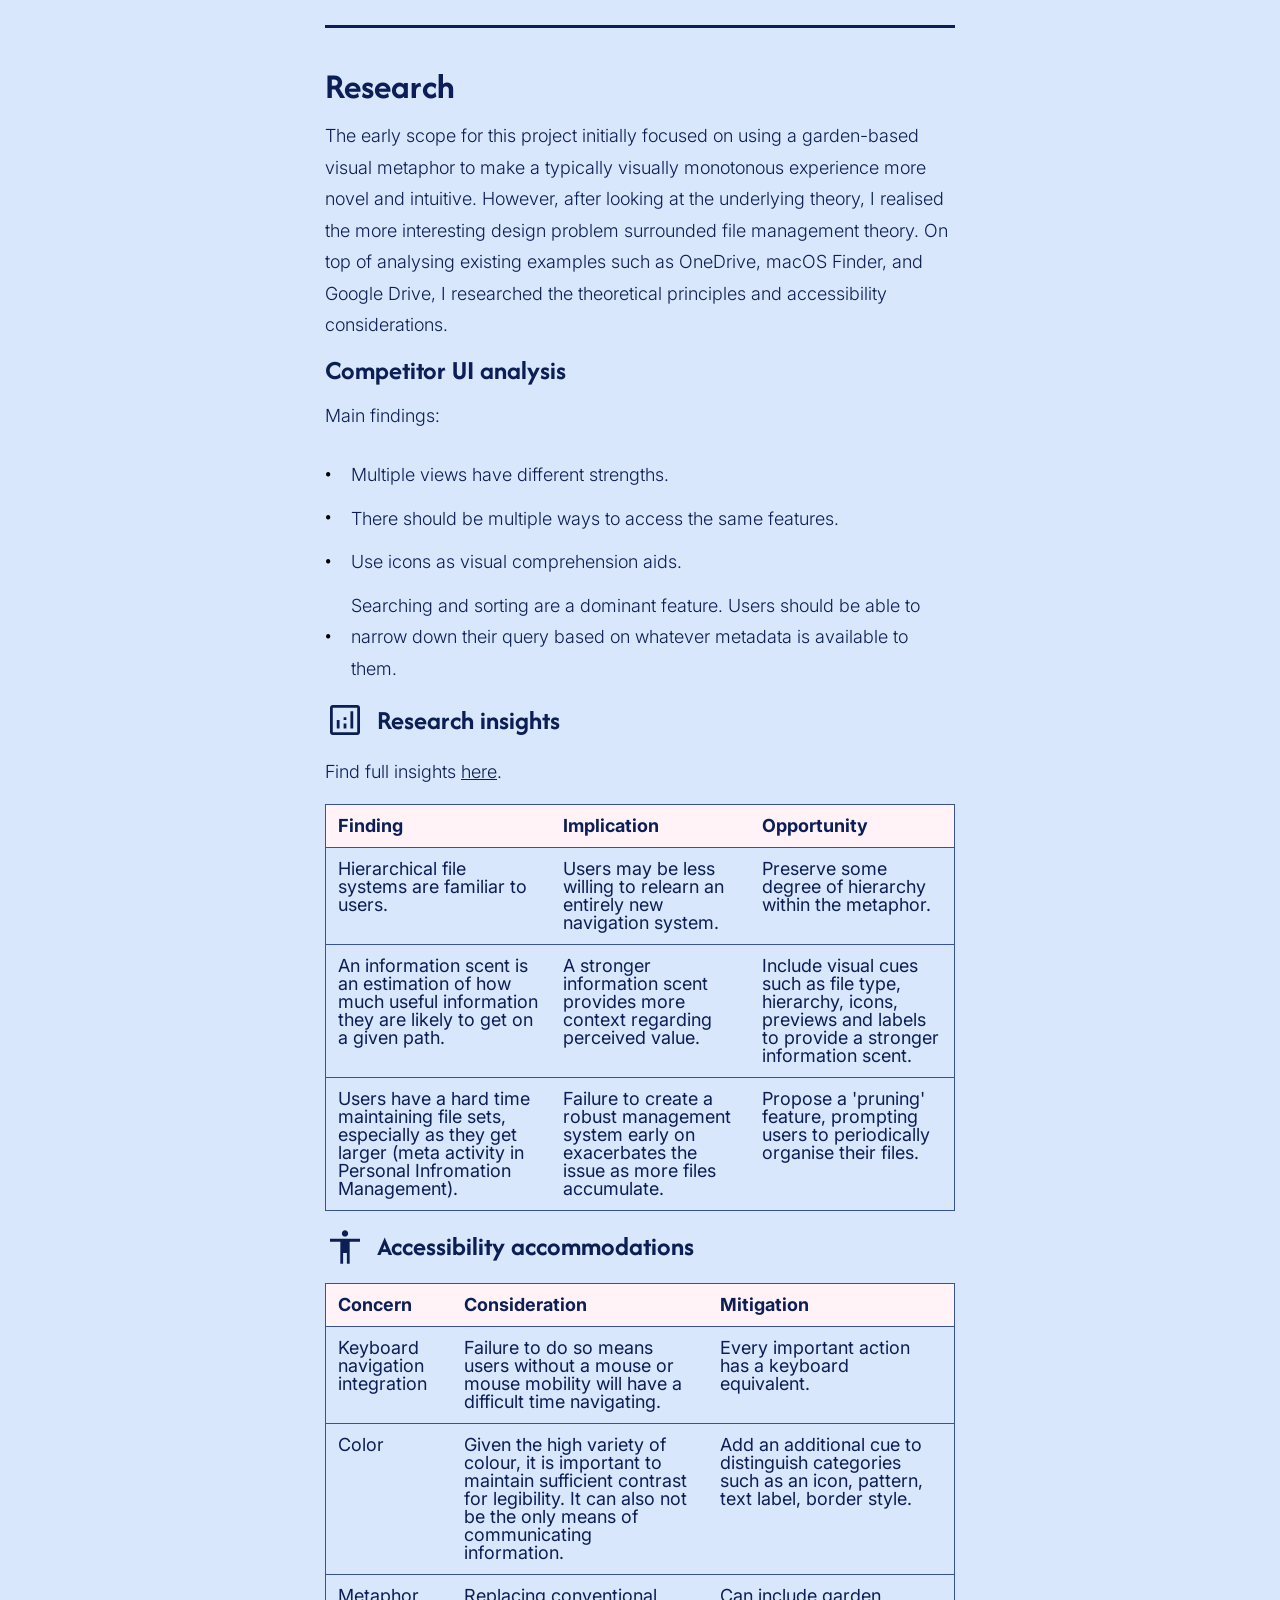
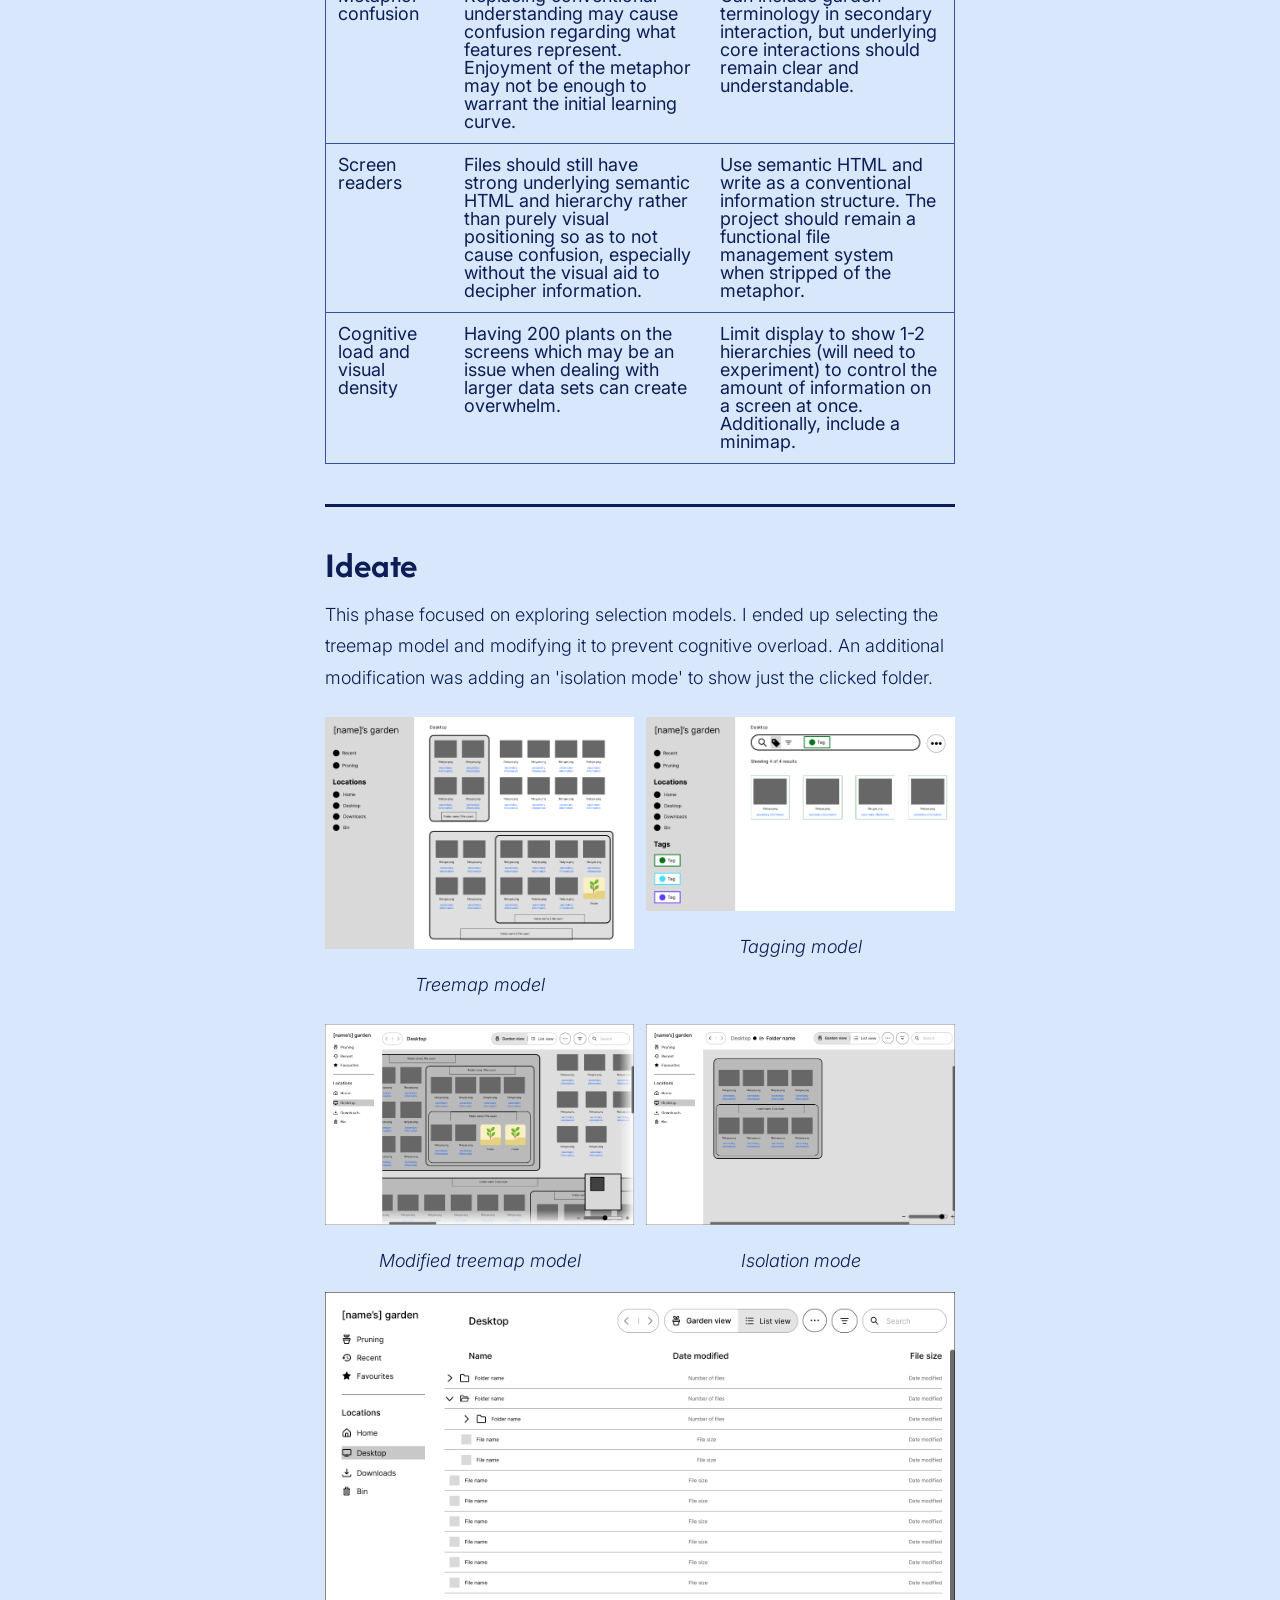
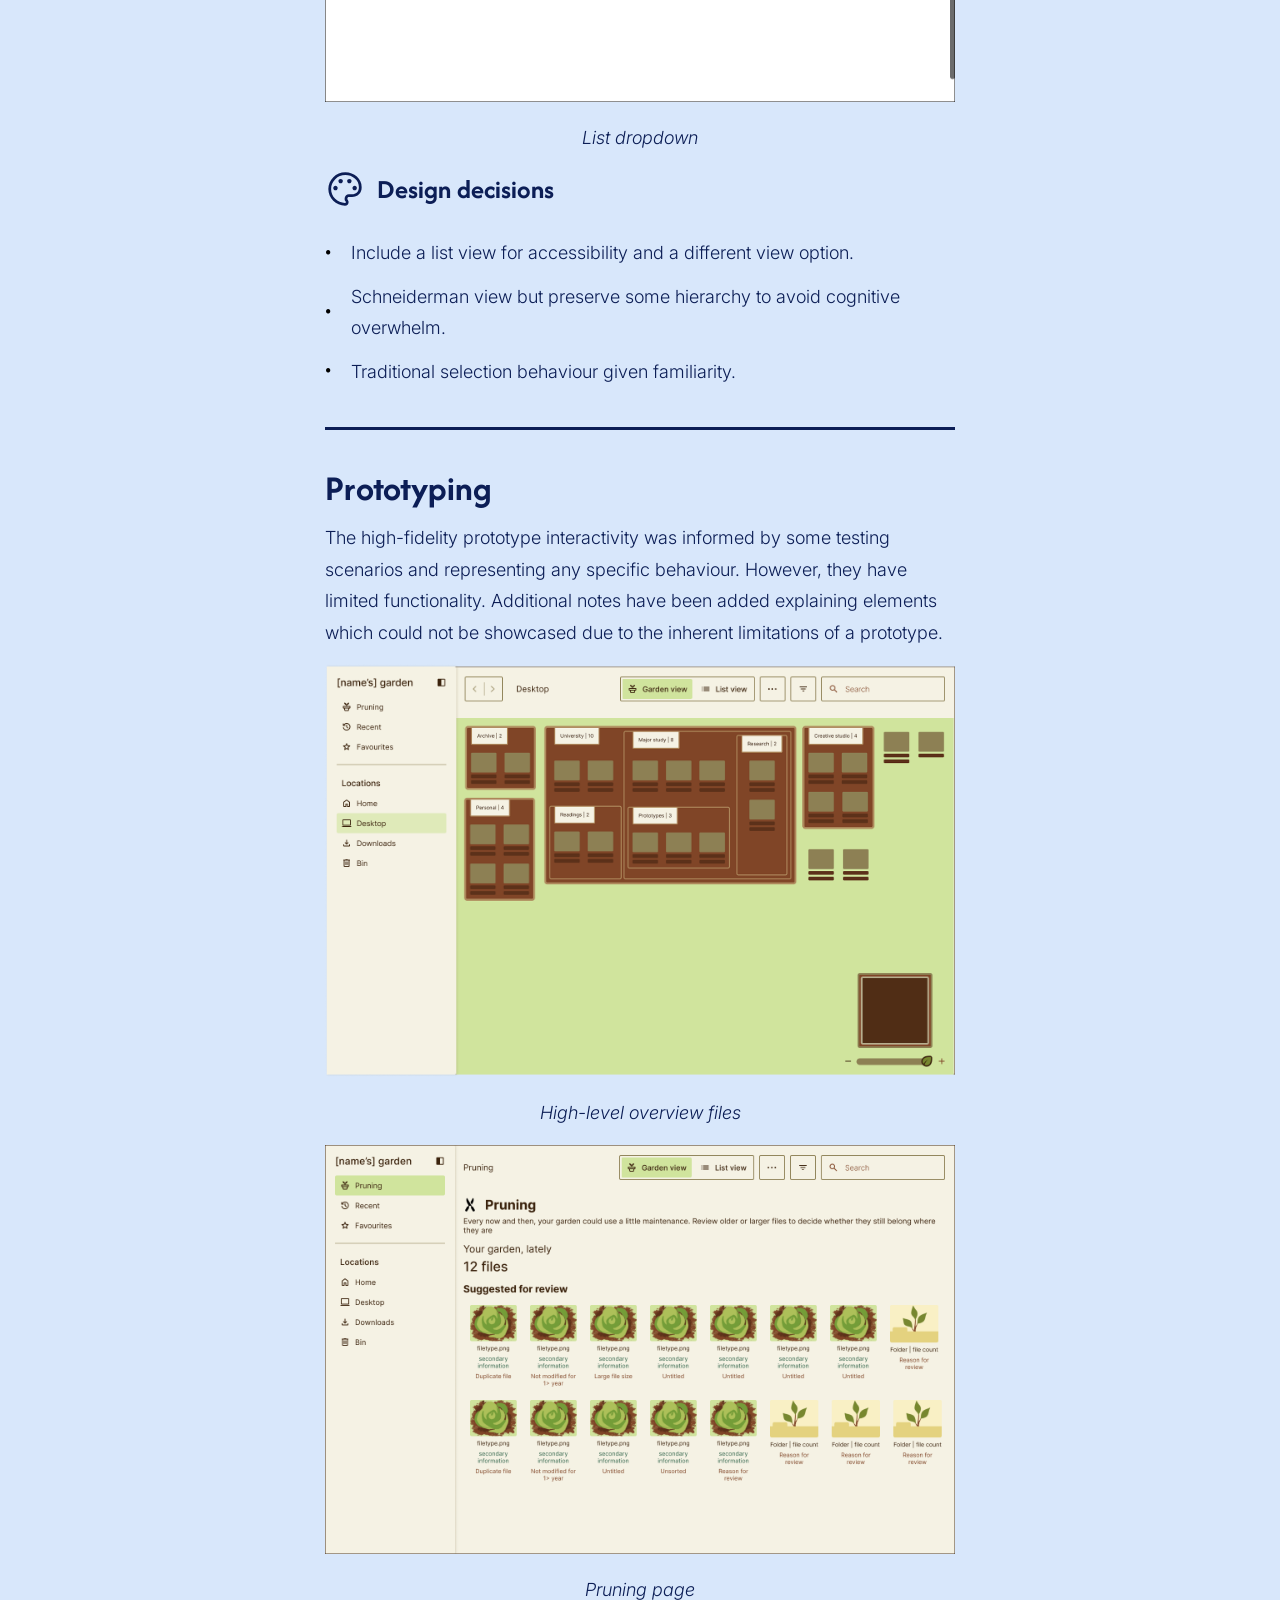
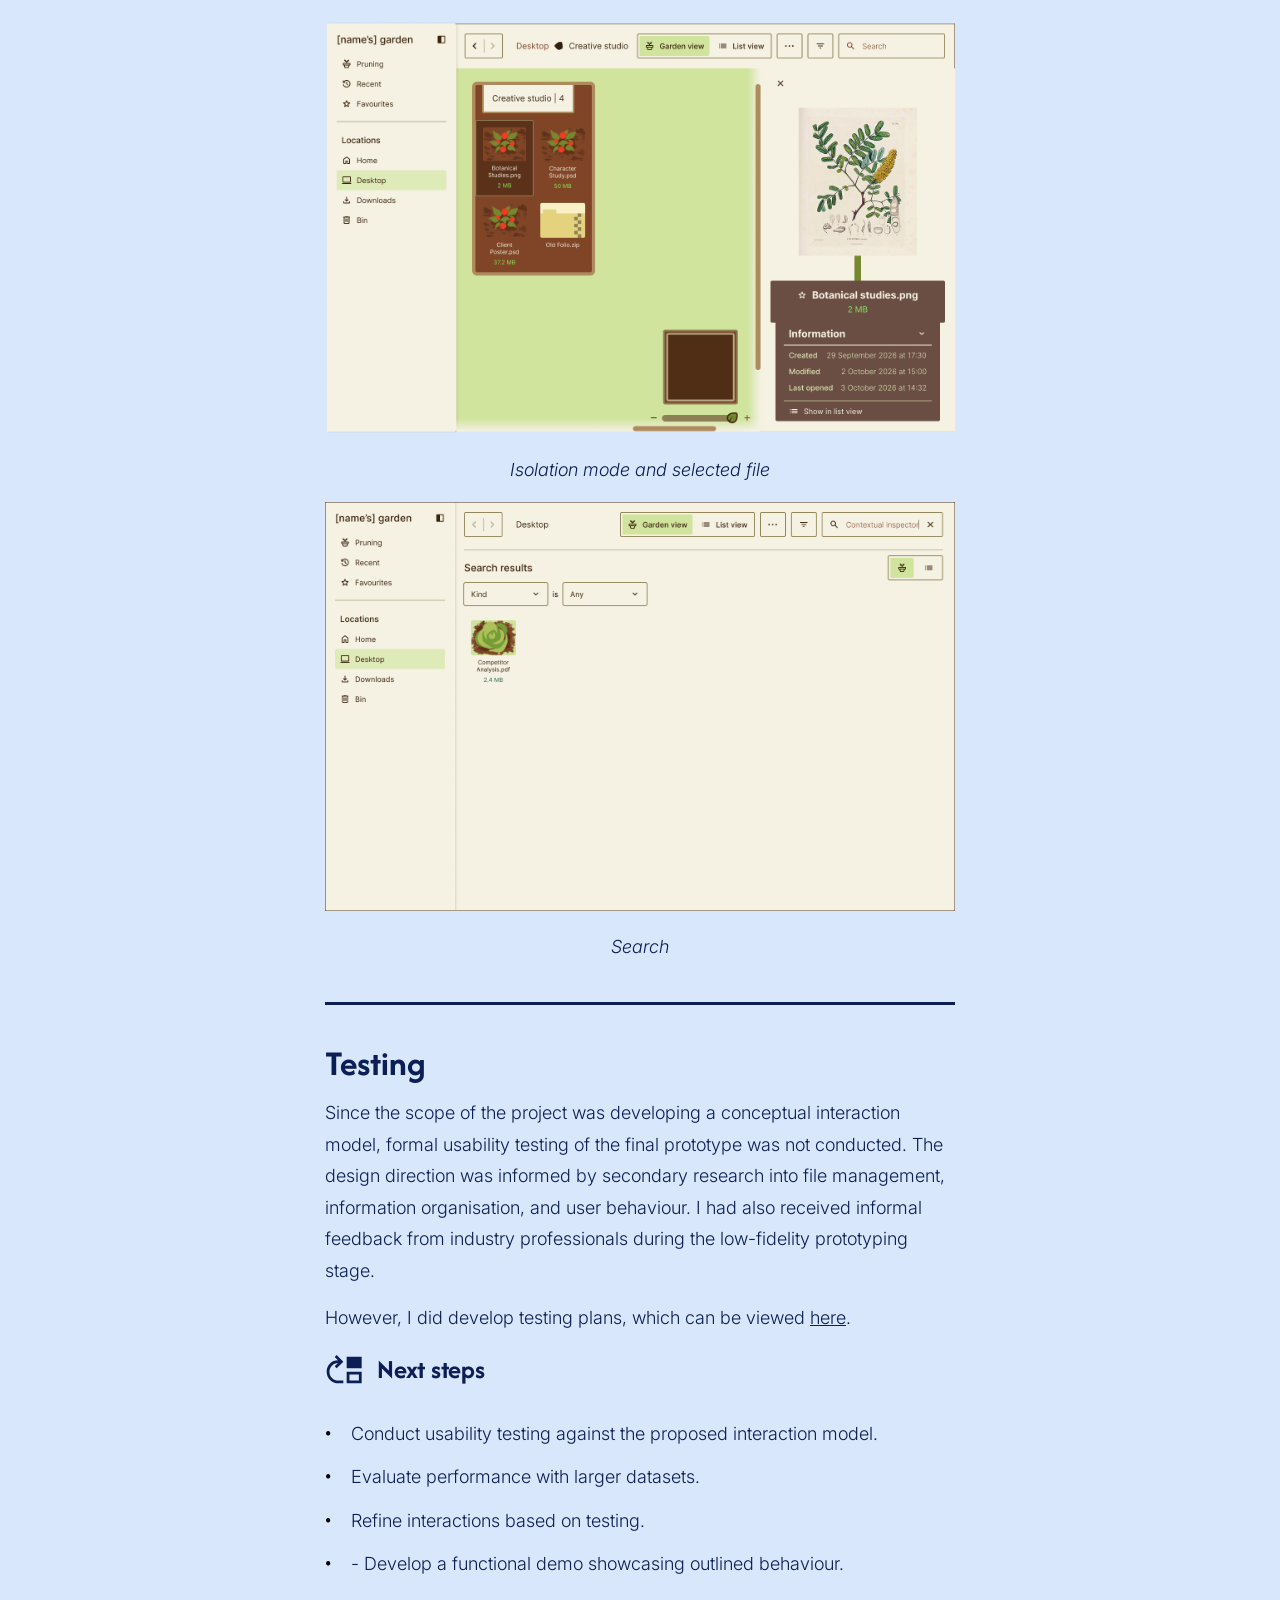
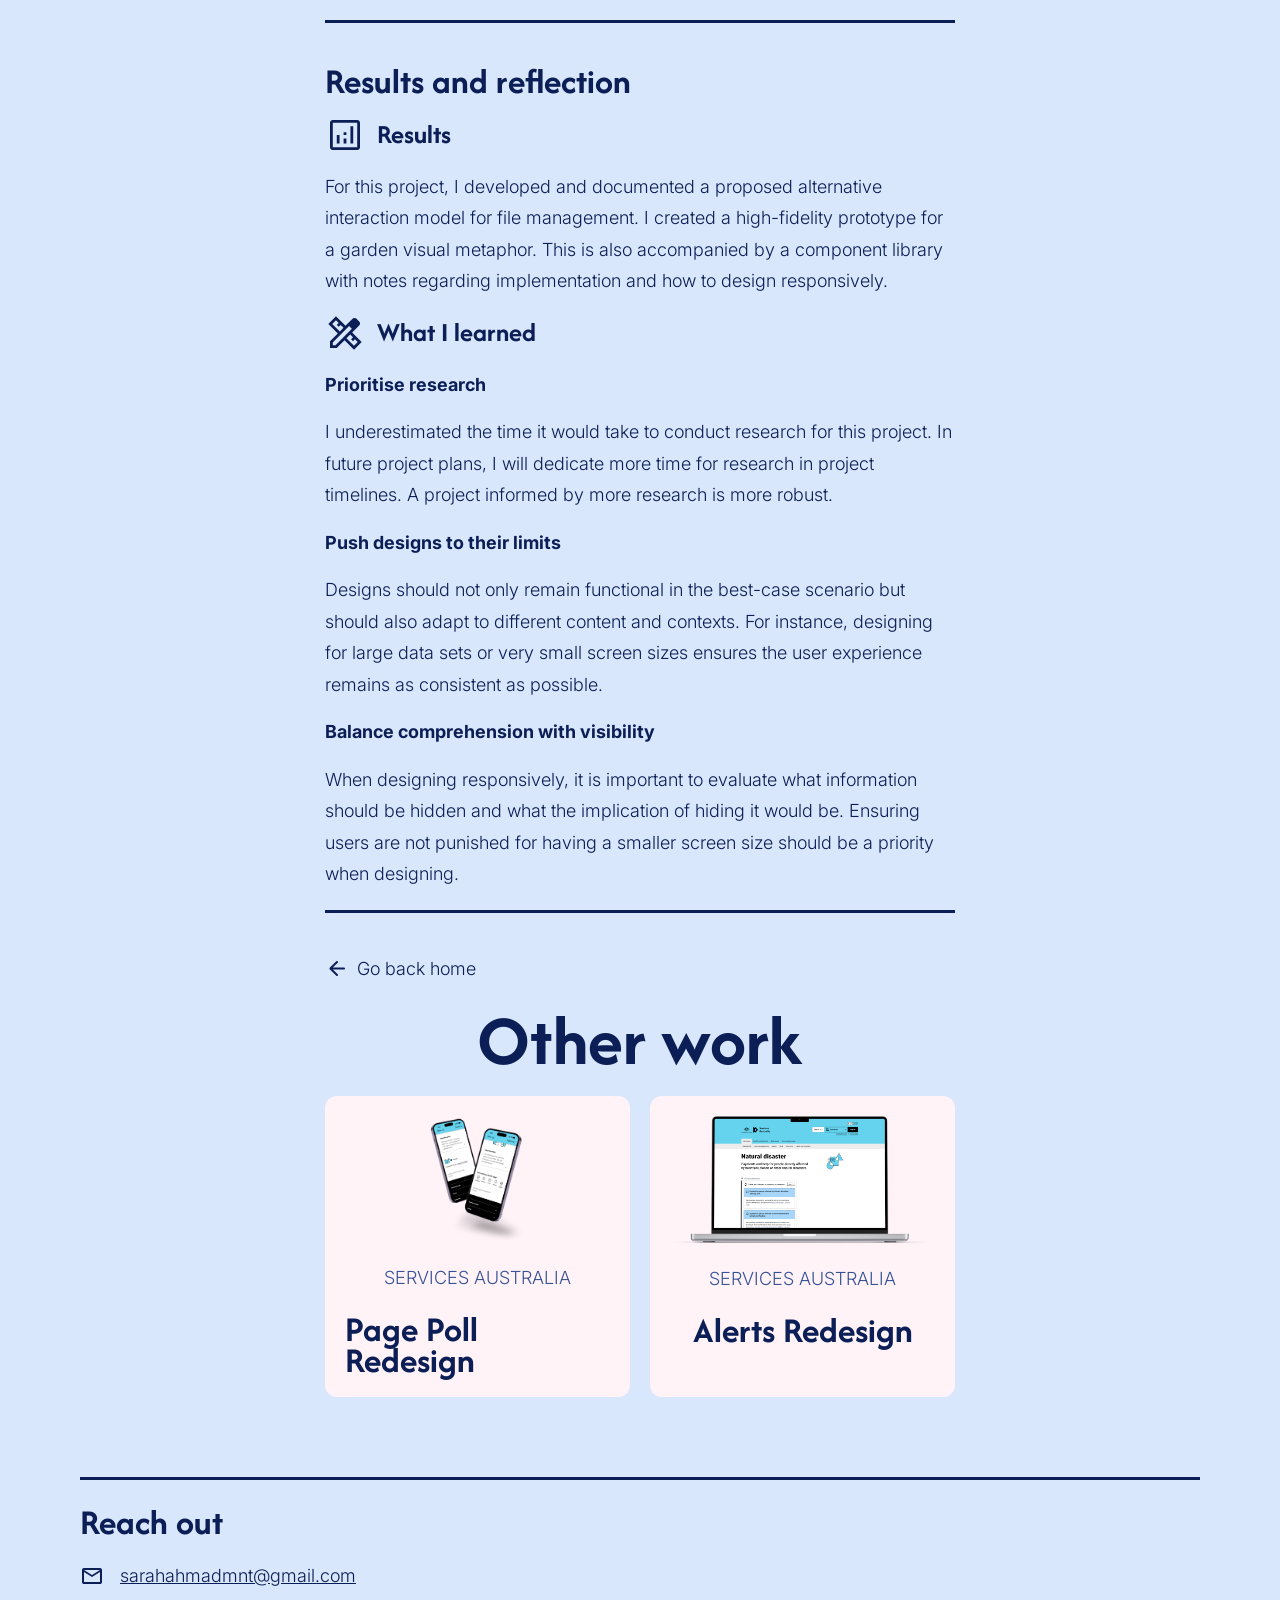
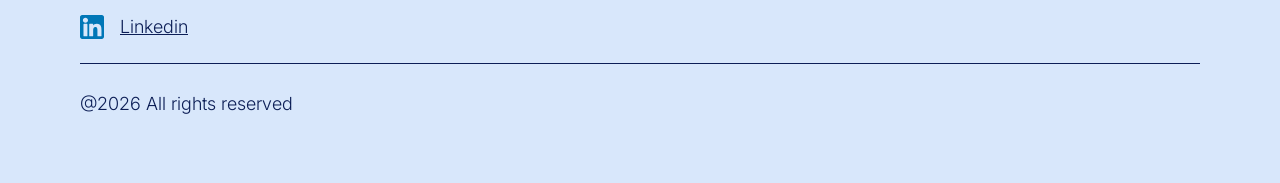
<file: root.html>
<!doctype html>
<html lang="en">
  <head>
    <meta charset="UTF-8" />
    <meta name="viewport" content="width=device-width, initial-scale=1.0" />
    <title>Sarah Ahmad's portfolio</title>
    <link rel="stylesheet" href="css/reset.css" />
    <link rel="stylesheet" href="css/style.css" />
    <script src="script.js" defer></script>
  </head>
  <body>
    <header>
      <a href="index.html">
        <img class="logo" src="assets/Logop2.svg" alt="logo" width="60" />
      </a>
      <svg width="20" height="20">
        <circle r="10" cx="10" cy="10" fill="#0c1e56" />
      </svg>
      <a href="root.html"><b>Root</b></a>
    </header>
    <!-- nav -->
    <div class="project-layout">
      <nav aria-label="On this page">
        <a href="#titler">Root</a>
        <a href="#problemr">The problem</a>
        <a href="#processr">The design process</a>
        <a href="#define">Define</a>
        <a href="#researchr">Research</a>

        <a href="#ideater">Ideate</a>
        <a href="#protor">Prototyping</a>
        <a href="#testr">Testing</a>
        <a href="#outcomer">Results and reflection</a>
      </nav>
      <main class="content-page">
        <!-- Title -->
        <h1 class="fade-element" id="titler">Root</h1>
        <div class="container fade-element">
          <div class="sub-container-3">
            <p class="subheading"><b>OVERVIEW</b></p>
            <p>
              This case study explores designing a garden-based visual metaphor
              and whether it can provide a more intuitive and novel way of
              organising files.
            </p>
          </div>
          <div class="sub-container-3">
            <p class="subheading"><b>MY ROLE</b></p>
            <div>
              <p>UI/UX Design</p>
            </div>
          </div>
          <div class="sub-container-3">
            <p class="subheading"><b>TEAM</b></p>
            <div>
              <p>Independent study with an academic supervisor</p>
            </div>
          </div>
        </div>
        <div class="image-container-2">
          <div class="sub-container-3 caption">
            <img
              src="assets/root/Garden-final.png"
              alt="screen of high-fidelity prototype desktop garden view"
            />
            <p><i>Garden view</i></p>
          </div>
          <div class="sub-container-3 caption">
            <img
              src="assets/root/list-final.png"
              alt="screen of high-fidelity prototype desktop list view"
            />
            <p><i>List view</i></p>
          </div>
        </div>

        <div class="project-link">
          <a
            class="link"
            href="https://www.figma.com/design/EjnBuG2MdMztW7omtlGNsD/Major-Study?node-id=197-23169&p=f&t=kzjPoOpMMLcVXUJV-0"
            ><p>View prototype</p>
            <img src="assets/icons/open-in-new.svg" alt="" width="24" />
          </a>
        </div>
        <div class="content-container" id="problemr">
          <!-- The problem -->
          <h3>The problem</h3>
          <div class="quote-block">
            <p>“Overview first, zoom and filter, then details-on-demand.”</p>
            <p>- Ben Schneiderman</p>
          </div>
          <p>
            Traditional file management systems rely on hierarchical
            organisation structures to ensure data can be retrieved and managed.
            However, if the underlying structure is poorly constructed initially
            or if there is a large dataset, people have difficulty managing
            them.
          </p>
          <div class="icon-heading">
            <img src="assets/icons/key.svg" alt="" width="40" />
            <h4>Key pain points</h4>
          </div>
          <ul>
            <li>
              <img src="assets/root/pain-point1.svg" alt="" />
              <p>Difficult to organise and manage large quantities of data</p>
            </li>
            <li>
              <img src="assets/root/pain-point-2.svg" alt="" />
              <p>Little opportunity for organic discovery</p>
            </li>
            <li>
              <img src="assets/root/pain-point-3.svg" alt="" />
              <p>Using folders and files can be space inefficient</p>
            </li>
          </ul>
        </div>
        <div class="quote-block">
          <p>
            How might we develop an alternative method to representing data that
            is space efficient, prompts organic discovery, and makes managing
            large data sets easier?
          </p>
        </div>
        <div class="content-container">
          <!-- the design process -->
          <h3 id="processr">The design process</h3>
          <img
            src="assets/root/design-process.png"
            alt="design process diagram showing 5 stages: define, research, ideate, prototype and test"
          />
        </div>
        <div id="define" class="content-container">
          <!-- define -->
          <h3>Define</h3>
          <div class="icon-heading">
            <img src="assets/icons/person.svg" alt="" />
            <h4>Empathise</h4>
          </div>
          <p>Who could benefit?</p>
          <ul>
            <li>
              &bull;
              <p>Students or researchers</p>
            </li>
            <li>
              &bull;
              <p>People managing lots of personal files</p>
            </li>
            <li>
              &bull;
              <p>People who don't naturally organise files</p>
            </li>
            <li>
              &bull;
              <p>Long-term projects</p>
            </li>
          </ul>
          <p><b>Personas</b></p>
          <div class="persona">
            <div class="persona-tile1">
              <div class="sub-tile">
                <img src="assets/root/persona.png" alt="" />
                <h5>Nancy Akram</h5>
              </div>

              <div class="sub-container-2">
                <p><b>AGE</b></p>
                <p>20</p>
              </div>
              <div class="sub-container-2">
                <p><b>OCCUPATION</b></p>
                <p>Student</p>
              </div>
              <div class="sub-container-2">
                <p><b>LOCATION</b></p>
                <p>Melbourne</p>
              </div>
            </div>
            <div class="persona-tile2">
              <h5>About</h5>
              <p>
                Nancy is a 2nd year pharmacy student who is having a hard time
                organising her files, as it stands her Onedrive is chaotic. She
                has recently spent an entire day organising things, and wants to
                make sure it doesn't get out of hand again.
              </p>
            </div>
            <div class="persona-tile3">
              <h5>Core needs</h5>
              <ul>
                <li>
                  &bull;
                  <p>
                    Needs to have incentive to regularly organise and declutter
                  </p>
                </li>
                <li>
                  &bull;
                  <p>Needs to develop a system for organising files</p>
                </li>
              </ul>
            </div>
            <div class="persona-tile4">
              <h5>Frustrations</h5>
              <ul>
                <li>
                  &bull;
                  <p>
                    'Out of sight, out of mind' often forgets files exist making
                    it had to re-find
                  </p>
                </li>
                <li>
                  &bull;
                  <p>
                    Likes aesthetics and having a cute setup, even at the
                    expense of function
                  </p>
                </li>
              </ul>
            </div>
          </div>
          <div class="persona">
            <div class="persona-tile1">
              <div class="sub-tile">
                <img src="assets/root/persona.png" alt="" />
                <h5>Sam Keehan</h5>
              </div>

              <div class="sub-container-2">
                <p><b>AGE</b></p>
                <p>27</p>
              </div>
              <div class="sub-container-2">
                <p><b>OCCUPATION</b></p>
                <p>Store manager</p>
              </div>
              <div class="sub-container-2">
                <p><b>LOCATION</b></p>
                <p>Sydney</p>
              </div>
            </div>
            <div class="persona-tile2">
              <h5>About</h5>
              <p>
                Sam is a local chain store manager overseeing daily affairs and
                such. While the administration system for the store cannot be
                changed, Sam likes to do independent research as a hobby in his
                free time. He can get a little absorbed in the process, so often
                he has a hard time remembering where he put things.
              </p>
            </div>
            <div class="persona-tile3">
              <h5>Core needs</h5>
              <ul>
                <li>
                  &bull;
                  <p>
                    Have a way to keep track of research progress and keep
                    papers somewhere. 
                  </p>
                </li>
                <li>
                  &bull;
                  <p>Rough system that has room for change.</p>
                </li>
              </ul>
            </div>
            <div class="persona-tile4">
              <h5>Frustrations</h5>
              <ul>
                <li>
                  &bull;
                  <p>
                    "They all look the same!" it's hard to tell files apart from
                    each other. 
                  </p>
                </li>
              </ul>
            </div>
          </div>
        </div>
        <div id="researchr" class="content-container">
          <!-- research -->
          <h3>Research</h3>
          <p>
            The early scope for this project initially focused on using a
            garden-based visual metaphor to make a typically visually monotonous
            experience more novel and intuitive. However, after looking at the
            underlying theory, I realised the more interesting design problem
            surrounded file management theory. On top of analysing existing
            examples such as OneDrive, macOS Finder, and Google Drive, I
            researched the theoretical principles and accessibility
            considerations.
          </p>
          <h4>Competitor UI analysis</h4>
          <p>Main findings:</p>
          <ul>
            <li>
              &bull;
              <p>Multiple views have different strengths.</p>
            </li>
            <li>
              &bull;
              <p>There should be multiple ways to access the same features.</p>
            </li>
            <li>
              &bull;
              <p>Use icons as visual comprehension aids.</p>
            </li>
            <li>
              &bull;
              <p>
                Searching and sorting are a dominant feature. Users should be
                able to narrow down their query based on whatever metadata is
                available to them.
              </p>
            </li>
          </ul>
          <div class="icon-heading">
            <img src="assets/icons/findings.svg" alt="" />
            <h4>Research insights</h4>
          </div>
          <p>
            Find full insights
            <a
              href="https://www.figma.com/design/EjnBuG2MdMztW7omtlGNsD/Major-Study?node-id=197-23302&t=Wy5HKl0IMighd9DW-1"
              >here</a
            >.
          </p>
          <table>
            <thead>
              <tr>
                <th>Finding</th>
                <th>Implication</th>
                <th>Opportunity</th>
              </tr>
            </thead>
            <tbody>
              <tr>
                <td>Hierarchical file systems are familiar to users.</td>
                <td>
                  Users may be less willing to relearn an entirely new
                  navigation system.
                </td>
                <td>Preserve some degree of hierarchy within the metaphor.</td>
              </tr>
              <tr>
                <td>
                  An information scent is an estimation of how much useful
                  information they are likely to get on a given path.
                </td>
                <td>
                  A stronger information scent provides more context regarding
                  perceived value.
                </td>
                <td>
                  Include visual cues such as file type, hierarchy, icons,
                  previews and labels to provide a stronger information scent.
                </td>
              </tr>
              <tr>
                <td>
                  Users have a hard time maintaining file sets, especially as
                  they get larger (meta activity in Personal Infromation
                  Management).
                </td>
                <td>
                  Failure to create a robust management system early on
                  exacerbates the issue as more files accumulate.
                </td>
                <td>
                  Propose a 'pruning' feature, prompting users to periodically
                  organise their files.
                </td>
              </tr>
            </tbody>
          </table>

          <div class="icon-heading">
            <img src="assets/icons/Accessibility.svg" alt="" />
            <h4>Accessibility accommodations</h4>
          </div>
          <table>
            <thead>
              <tr>
                <th>Concern</th>
                <th>Consideration</th>
                <th>Mitigation</th>
              </tr>
            </thead>
            <tbody>
              <tr>
                <td>Keyboard navigation integration</td>
                <td>
                  Failure to do so means users without a mouse or mouse mobility
                  will have a difficult time navigating.
                </td>
                <td>Every important action has a keyboard equivalent.</td>
              </tr>
              <tr>
                <td>Color</td>
                <td>
                  Given the high variety of colour, it is important to maintain
                  sufficient contrast for legibility. It can also not be the
                  only means of communicating information.
                </td>
                <td>
                  Add an additional cue to distinguish categories such as an
                  icon, pattern, text label, border style.
                </td>
              </tr>
              <tr>
                <td>Metaphor confusion</td>
                <td>
                  Replacing conventional understanding may cause confusion
                  regarding what features represent. Enjoyment of the metaphor
                  may not be enough to warrant the initial learning curve.
                </td>
                <td>
                  Can include garden terminology in secondary interaction, but
                  underlying core interactions should remain clear and
                  understandable.
                </td>
              </tr>
              <tr>
                <td>Screen readers</td>
                <td>
                  Files should still have strong underlying semantic HTML and
                  hierarchy rather than purely visual positioning so as to not
                  cause confusion, especially without the visual aid to decipher
                  information.
                </td>
                <td>
                  Use semantic HTML and write as a conventional information
                  structure. The project should remain a functional file
                  management system when stripped of the metaphor.
                </td>
              </tr>
              <tr>
                <td>Cognitive load and visual density</td>
                <td>
                  Having 200 plants on the screens which may be an issue when
                  dealing with larger data sets can create overwhelm.
                </td>
                <td>
                  Limit display to show 1-2 hierarchies (will need to
                  experiment) to control the amount of information on a screen
                  at once. Additionally, include a minimap.
                </td>
              </tr>
            </tbody>
          </table>
        </div>
        <div class="content-container">
          <!-- ideate -->
          <h3 id="ideater">Ideate</h3>
          <p>
            This phase focused on exploring selection models. I ended up
            selecting the treemap model and modifying it to prevent cognitive
            overload. An additional modification was adding an 'isolation mode'
            to show just the clicked folder.
          </p>
          <div class="image-container">
            <div class="sub-container-3 caption">
              <img
                src="assets/root/lofi-model1.png"
                alt="low fidelity model exploration of the treemap model"
              />
              <p><i>Treemap model</i></p>
            </div>
            <div class="sub-container-3 caption">
              <img
                src="assets/root/lofi-model2.png"
                alt="low fidelity model exploration of the tagging model"
              />
              <p><i>Tagging model</i></p>
            </div>
          </div>
          <div class="image-container">
            <div class="sub-container-3 caption">
              <img
                src="assets/root/lofi-modifiedtreemap.png"
                alt="low fidelity mockup of the modified treemap model"
              />
              <p><i>Modified treemap model</i></p>
            </div>
            <div class="sub-container-3 caption">
              <img
                src="assets/root/lofi-isolation.png"
                alt="low fidelity mockup of the modified treemap model in isolation mode"
              />
              <p><i>Isolation mode</i></p>
            </div>
          </div>
          <div class="sub-container-3 caption">
            <img
              src="assets/root/lofi-list-dropdown.png"
              alt="low fidelity model exploration of a list mode"
            />
            <p><i>List dropdown</i></p>
          </div>
          <div class="icon-heading">
            <img src="assets/icons/art-palette.svg" alt="" />
            <h4>Design decisions</h4>
          </div>
          <ul>
            <li>
              &bull;
              <p>
                Include a list view for accessibility and a different view
                option.
              </p>
            </li>
            <li>
              &bull;
              <p>
                Schneiderman view but preserve some hierarchy to avoid cognitive
                overwhelm.
              </p>
            </li>
            <li>
              &bull;
              <p>Traditional selection behaviour given familiarity.</p>
            </li>
          </ul>
        </div>

        <div class="content-container">
          <!-- prototype -->
          <h3 id="protor">Prototyping</h3>
          <p>
            The high-fidelity prototype interactivity was informed by some
            testing scenarios and representing any specific behaviour. However,
            they have limited functionality. Additional notes have been added
            explaining elements which could not be showcased due to the inherent
            limitations of a prototype.
          </p>
          <div class="sub-container-3 caption">
            <img
              src="assets/root/proto-High-level.png"
              alt="High-level / zoomed out overview of the garden view "
            />
            <p><i>High-level overview files</i></p>
          </div>
          <div class="sub-container-3 caption">
            <img
              src="assets/root/proto-pruning.png"
              alt="Garden view of pruning page, where users can look at files that may need to be organised, deleted or viewed."
            />
            <p><i>Pruning page</i></p>
          </div>
          <div class="sub-container-3 caption">
            <img
              src="assets/root/proto-isolation-select.png"
              alt="isolation mode of folder selected with breadcrumb and a file selected, showcasing both behaviours"
            />
            <p><i>Isolation mode and selected file</i></p>
          </div>
          <div class="sub-container-3 caption">
            <img
              src="assets/root/proto-search.png"
              alt="search-page showing 1 result with sort and filter option in garden mode"
            />
            <p><i>Search</i></p>
          </div>
        </div>
        <div class="content-container">
          <!-- Testing -->
          <h3 id="testr">Testing</h3>
          <p>
            Since the scope of the project was developing a conceptual
            interaction model, formal usability testing of the final prototype
            was not conducted. The design direction was informed by secondary
            research into file management, information organisation, and user
            behaviour. I had also received informal feedback from industry
            professionals during the low-fidelity prototyping stage.
          </p>
          <p>
            However, I did develop testing plans, which can be viewed
            <a
              href="https://www.figma.com/design/EjnBuG2MdMztW7omtlGNsD/Major-Study?node-id=197-23169&t=Wy5HKl0IMighd9DW-1"
              >here</a
            >.
          </p>

          <div class="icon-heading">
            <img src="assets/icons/Moveup.svg" alt="" />
            <h4>Next steps</h4>
          </div>
          <ul>
            <li>
              &bull;
              <p>
                Conduct usability testing against the proposed interaction
                model.
              </p>
            </li>
            <li>
              &bull;
              <p>Evaluate performance with larger datasets.</p>
            </li>
            <li>
              &bull;
              <p>Refine interactions based on testing.</p>
            </li>
            <li>
              &bull;
              <p>- Develop a functional demo showcasing outlined behaviour.</p>
            </li>
          </ul>
        </div>

        <div class="content-container" id="outcomer">
          <!-- Results and reflection -->
          <h3>Results and reflection</h3>
          <div class="icon-heading">
            <img src="assets/icons/Analytics.svg" alt="" />
            <h4>Results</h4>
          </div>
          <p>
            For this project, I developed and documented a proposed alternative
            interaction model for file management. I created a high-fidelity
            prototype for a garden visual metaphor. This is also accompanied by
            a component library with notes regarding implementation and how to
            design responsively.
          </p>
          <div class="icon-heading">
            <img src="assets/icons/Designservices.svg" alt="" />
            <h4>What I learned</h4>
          </div>
          <p><b>Prioritise research</b></p>
          <p>
            I underestimated the time it would take to conduct research for this
            project. In future project plans, I will dedicate more time for
            research in project timelines. A project informed by more research
            is more robust.
          </p>
          <p><b>Push designs to their limits</b></p>
          <p>
            Designs should not only remain functional in the best-case scenario
            but should also adapt to different content and contexts. For
            instance, designing for large data sets or very small screen sizes
            ensures the user experience remains as consistent as possible.
          </p>
          <p><b>Balance comprehension with visibility</b></p>
          <p>
            When designing responsively, it is important to evaluate what
            information should be hidden and what the implication of hiding it
            would be. Ensuring users are not punished for having a smaller
            screen size should be a priority when designing.
          </p>
        </div>
        <div class="other-work">
          <a class="back-button" href="index.html">
            <img src="assets/icons/arrow_back.svg" alt="back-arrow" />
            <p>Go back home</p>
          </a>
          <h2>Other work</h2>
          <div class="tile-container">
            <a class="tile" href="pagepoll.html">
              <img
                src="assets/mockupsPP.png"
                alt="project-preview"
                id="pptile"
              />
              <p class="subheading">SERVICES AUSTRALIA</p>
              <h3>Page Poll Redesign</h3>
            </a>
            <a class="tile" href="alerts.html">
              <img src="assets/mockupal.png" alt="project-preview" />
              <p class="subheading">SERVICES AUSTRALIA</p>
              <h3>Alerts Redesign</h3>
            </a>
          </div>
        </div>
      </main>
    </div>
    <footer>
      <h3>Reach out</h3>
      <div class="footer-element">
        <img src="assets/icons/mail.svg" width="24" alt="" />
        <a href="mailto:sarahahmadmnt@gmail.com">sarahahmadmnt@gmail.com</a>
      </div>
      <div class="footer-element">
        <img src="assets/icons/linkedin-svgrepo-com.svg" width="24" alt="" />
        <a href="https://www.linkedin.com/in/sarah-ahmad-1190132b7/"
          >Linkedin</a
        >
      </div>
      <p>@2026 All rights reserved</p>
    </footer>
  </body>
</html>
</file>
<file: css/style.css>
@import url("https://fonts.googleapis.com/css2?family=Afacad:ital,wght@0,400..700;1,400..700&display=swap");
@import url("https://fonts.googleapis.com/css2?family=Inter:ital,opsz,wght@0,14..32,100..900;1,14..32,100..900&display=swap");
:root {
  /* Colours */
  --background: #d8e7fb;
  --font-main: #0c1e56;
  --font-secondary: #385395;
  --accent: #fff3f8;
  --accent-2: #ffc8e3;
}

/* Ensure Safari / iOS do not auto-scale text and rem basis is consistent */
html {
  height: 100%;
  font-size: 18px;

  scroll-behavior: smooth;
  -webkit-text-size-adjust: 100%;
  -ms-text-size-adjust: 100%;
}

*,
*::before,
*::after {
  box-sizing: border-box;
}

/* motion reduction */
@media (prefers-reduced-motion: reduce) {
  *,
  *::before,
  *::after {
    animation-duration: 0.01ms !important;
    animation-iteration-count: 1 !important;
    transition-duration: 0.01ms !important;
    scroll-behavior: auto !important;
  }
}

body {
  background-color: var(--background);
}

/* Text styling */
p,
a {
  font-family: "Inter", sans-serif;
  font-weight: 300;
  line-height: 1.75rem;
  color: var(--font-main);
}

b {
  font-weight: 700;
}

i {
  font-style: italic;
}

h1,
h2,
h3,
h4,
h5 {
  font-family: "Afacad", sans-serif;
  font-weight: 700;
  color: var(--font-main);
}

h1 {
  font-size: 4.5rem;
}

h2 {
  font-size: 4rem;
}

h3 {
  font-size: clamp(1.75rem, 2em, 2.5rem);
}

h4 {
  font-size: 1.5rem;
}

h5 {
  font-size: 1.25rem;
}

/* Header */
header {
  padding: 40px;
  display: flex;
  flex-direction: row;
  justify-content: center;
  align-items: center;
  gap: 20px;
}

header a {
  text-decoration: none;
}

/* Navigation */

.project-layout {
  display: grid;
  grid-template-columns:
    minmax(200px, 1fr)
    minmax(0, 790px)
    minmax(200px, 1fr);
  align-items: flex-start;
  gap: 24px;
}

nav {
  position: sticky;
  grid-column: 1;
  display: flex;
  top: 40px;
  left: 40px;
  flex-direction: column;
  gap: 16px;
  width: 200px;
}

nav a {
  display: flex;
  align-items: center;
  gap: 12px;
  text-decoration: none;
}

nav a::before {
  content: "";
  flex: 0 0 20px;
  height: 6px;
  margin-top: 9px;
  background-color: var(--font-secondary);
  border-radius: 4px;
  transition: transform 0.4s ease;
}

/* Hover state */
nav a:hover::before,
nav a.active::before {
  background-color: var(--font-main);
}

nav a:hover,
nav a.active {
  transform: translateX(10px);
  transition: 0.3s ease;
}

/* Content */
main {
  padding: 40px 80px;
  min-width: 0;
}

.content-page {
  grid-column: 2;
  width: 100%;
  max-width: 790px;
}

.hero-content {
  background-image: url("../assets/heroart.png");
  background-repeat: no-repeat;
  background-size: cover;
  background-position: right center;
  display: flex;
  flex-direction: column;
  justify-content: end;
  gap: 20px;
  height: 70vh;
  padding: 80px 40px;
  border-radius: 20px;
  margin-bottom: 80px;
}

.hero-content-text {
  width: 50%;
  display: flex;
  flex-direction: column;
  gap: 20px;
  color: #ffffff;
}

.hero-content-text p {
  color: #ffffff;
}

.hero-content-text h2 {
  color: #ffffff;
}

.opportunity {
  display: flex;
  flex-direction: row;
  width: fit-content;
  gap: 12px;
  background-color: #ffffff;
  border-radius: 30px;
  padding: 16px 12px;
  color: var(--font-main);
  align-items: center;
}

.opportunity p {
  color: var(--font-main);
}

.projects {
  margin: 80px auto;
}

.projects-heading {
  display: flex;
  flex-direction: row;
  justify-content: center;
  gap: 32px;
  margin: 0 auto;
  padding-top: 60px;
  border-top: 3px solid var(--font-main);
}

.star-group {
  display: flex;
  flex-direction: row;
  width: fit-content;
  gap: 8px;
}

.subheading {
  color: var(--font-secondary);
}

.project-container {
  margin-top: 80px;
  display: flex;
  flex-direction: row;
  background-color: var(--accent);
  border-radius: 32px;
  height: fit-content;
  padding: 40px;
  justify-content: space-between;
  align-items: center;
}

.text-container {
  flex: 1;
  display: flex;
  flex-direction: column;

  gap: 24px;
}

.button-container {
  display: flex;
  flex-direction: row;
  align-items: center;
  gap: 40px;
}

.button {
  background-color: var(--accent-2);
  border-radius: 30px;
  border: solid 1px var(--font-main);
  padding: 20px 16px;
  text-decoration: none;
}

.button:hover {
  background-color: var(--font-main);
  color: var(--accent-2);
  border: solid 1px var(--accent-2);
  transition: all 0.3s ease-out;
}

.project-link {
  padding: 20px 0;
}

.link {
  text-decoration: none;
  display: flex;
  flex-direction: row;
  align-items: center;
  gap: 8px;
}

.link:hover {
  text-decoration: underline;
}

.mockup {
  width: 50%;
  height: fit-content;
  display: flex;
  justify-content: center;
}

.container,
.image-container {
  display: flex;
  flex-direction: row;
  justify-content: space-between;
  gap: 12px;
}

.container {
  margin-top: 24px;
}

.image-container {
  margin-top: 8px;
  align-items: start;
}

.image-container-2 {
  padding-top: 8px;
}

.image-container-2 p {
  padding-bottom: 16px;
}

.grid-container {
  display: grid;
  grid-template-columns: repeat(4, 1fr);
  gap: 12px;
}

.container img,
.image-container img {
  flex: 1;
  min-width: 0;
  width: 0;
  height: auto;
  object-fit: contain;
}

.sub-container {
  display: flex;
  flex-direction: column;
  gap: 20px;
  border-top: 3px solid var(--font-main);
  padding-top: 24px;
  width: 45%;
}

.sub-container-2 {
  display: flex;
  flex-direction: row;
  justify-content: space-between;
}

.sub-container-3 {
  flex: 1;
  display: flex;
  flex-direction: column;
  gap: 20px;
}

.sub-container-3 img {
  width: 100%;
}

.caption {
  align-items: center;
}

.about-container {
  display: flex;
  flex-direction: column;
  gap: 20px;
  width: 50%;
}

.about-container p {
  font-size: 1.25rem;
}

#about {
  padding-top: 24px;
  margin-top: 80px;
  border-top: 3px solid var(--font-main);
}

#about img {
  max-width: 300px;
}

.content-container {
  display: flex;
  flex-direction: column;
  gap: 16px;
  margin-top: 40px;
  padding: 40px 0 0;
  border-top: 3px solid var(--font-main);
}

.icon-heading {
  display: flex;
  flex-direction: row;
  gap: 12px;
  align-items: center;
}

.content-container li {
  display: flex;
  flex-direction: row;
  gap: 20px;
  margin-top: 12px;
  align-items: center;
}

.quote-block {
  margin-top: 40px;
  padding-top: 40px;
  border-top: 3px solid var(--font-main);
}

.quote-block p {
  font-size: 24px;
  font-weight: 300;
}

#results {
  padding-bottom: 40px;
}

table {
  width: 100%;
  border-radius: 4px;
  border: 1px solid var(--font-secondary);
  padding-bottom: 12px;
}

td,
th {
  border-top: 1px solid var(--font-secondary);
  border-bottom: 1px solid var(--font-secondary);
  text-align: left;
  padding: 12px;
  font-family: "Inter", sans-serif;
  color: var(--font-main);
}

th {
  font-weight: 700;
  background-color: var(--accent);
}

#titlep,
#titlea,
#titler {
  padding-bottom: 40px;
  text-align: center;
}

.persona {
  display: grid;
  grid-template-columns: repeat(2, 1fr);
  grid-template-rows: repeat(2, 1fr);
  gap: 20px;
  background-color: var(--font-main);
  padding: 20px;
  border-radius: 12px;
}

.persona-tile1,
.persona-tile2,
.persona-tile3,
.persona-tile4 {
  background-color: var(--font-secondary);
  padding: 16px;
  border-radius: 12px;
}

.persona h5,
.persona li,
.persona p {
  color: #ffffff;
}

/* Other projects links */

.other-work {
  display: flex;
  flex-direction: column;
  gap: 20px;
  margin-top: 20px;
  padding: 40px 0;
  border-top: 3px solid var(--font-main);
  align-items: center;
}

.back-button {
  text-decoration: none;
  display: flex;
  flex-direction: row;
  gap: 8px;
  width: 100%;
}

.back-button:hover {
  text-decoration: underline;
}

.tile-container {
  display: flex;
  flex-direction: row;
  justify-content: space-between;
  gap: 20px;
}

.tile {
  display: flex;
  flex-direction: column;
  flex: 1;
  background-color: var(--accent);
  text-decoration: none;
  align-items: center;
  padding: 20px;
  border-radius: 12px;
  gap: 20px;
}

.tile:hover {
  transform: scale(105%);
  transition: all 0.3s ease;
}

.tile img {
  width: 100%;
}

#pp {
  flex: 1;
  width: 100%;
  max-width: 400px;
}

#pptile {
  max-height: 126px;
  width: auto;
}

/* Footer */

footer {
  margin: 0 80px;
  padding: 24px 0;
  border-top: 3px solid var(--font-main);
}

footer h3 {
  padding-bottom: 20px;
}

.footer-element {
  display: flex;
  flex-direction: row;
  align-items: center;
  padding-bottom: 20px;
  gap: 16px;
}

footer p {
  padding-top: 24px;
  padding-bottom: 40px;
  border-top: 1px solid var(--font-main);
}

/* JavaScript effects */

.fade-element {
  transform: translateY(20px);
  opacity: 0;
  transition: 1s ease;
}

.element-visible {
  transform: translateY(0);
  opacity: 1;
}

/* Focus states */

.logo:focus-visible,
.button:focus-visible,
.link:focus-visible,
.footer-element a:focus-visible {
  outline: 2px solid var(--font-secondary);
  outline-offset: 4px;
  border-radius: 4px;
}

/* Responsive design */

@media screen and (max-width: 1200px) {
  .project-layout {
    grid-template-columns: minmax(0, 1fr);
  }

  nav {
    position: static;
    grid-column: 1;
    width: 100%;
    max-width: 790px;
    margin: 0 auto;
    padding: 40px 80px 0;
  }

  .content-page {
    grid-column: 1;
    margin: 0 auto;
  }
}

@media screen and (max-width: 770px) {
  main,
  header {
    padding: 20px 24px;
  }

  h1 {
    font-size: 4.5rem;
  }

  h2 {
    font-size: 3rem;
  }

  nav {
    width: 100%;
    padding: 20px 24px;
  }

  .hero-content {
    background-size: auto 100%;
    padding: 40px 40px;
    margin-bottom: 60px;
  }
  .hero-content-text {
    width: 100%;
  }

  .small {
    width: 20px;
  }
  .large {
    width: 40px;
  }

  .project-container {
    margin-top: 40px;
    flex-direction: column-reverse;
    justify-content: left;
    gap: 40px;
    padding: 40px 20px;
  }

  #root {
    flex-direction: column;
  }
  .text-container {
    width: 100%;
    gap: 16px;
  }

  .container,
  .image-container {
    flex-direction: column;
    justify-content: flex-start;
    gap: 24px;
  }

  .content-container {
    gap: 12px;
    margin-top: 20px;
    padding: 20px 0 0;
    border-top: 3px solid var(--font-main);
  }

  .sub-container,
  .about-container,
  .mockup {
    width: 100%;
  }

  .grid-container {
    display: grid;
    grid-template-columns: repeat(2, 1fr);
    grid-template-rows: repeat(2, 1fr);
    gap: 12px;
  }
  .container img {
    width: 50%;
  }

  #about {
    flex-direction: column-reverse;
    align-items: end;
  }

  footer {
    margin: 0 24px;
  }

  .persona {
    grid-template-columns: 1fr;
  }

  .persona-tile1,
  .persona-tile2,
  .persona-tile3,
  .persona-tile4 {
    grid-column: 1;
    grid-row: auto;
  }
}

.sub-tile {
  display: flex;
  flex-direction: column;
  align-items: center;
  gap: 12px;
}

.sub-tile img {
  width: 112px;
}

@media screen and (max-width: 480px) {
  main,
  header {
    padding: 12px 16px;
  }

  h1 {
    font-size: 4rem;
  }

  .hero-content {
    padding: 40px 20px;
  }
  .projects-heading {
    gap: 16px;
  }

  #pp {
    padding: 0 5vh;
  }
  .container img {
    width: 100%;
  }
  footer {
    margin: 0 16px;
  }
}

@media screen and (max-width: 430px) {
  .small {
    width: 12px;
  }
  .large {
    width: 24px;
  }

  .button-container {
    flex-direction: column;
    gap: 20px;
    align-items: flex-start;
  }
}
</file>
